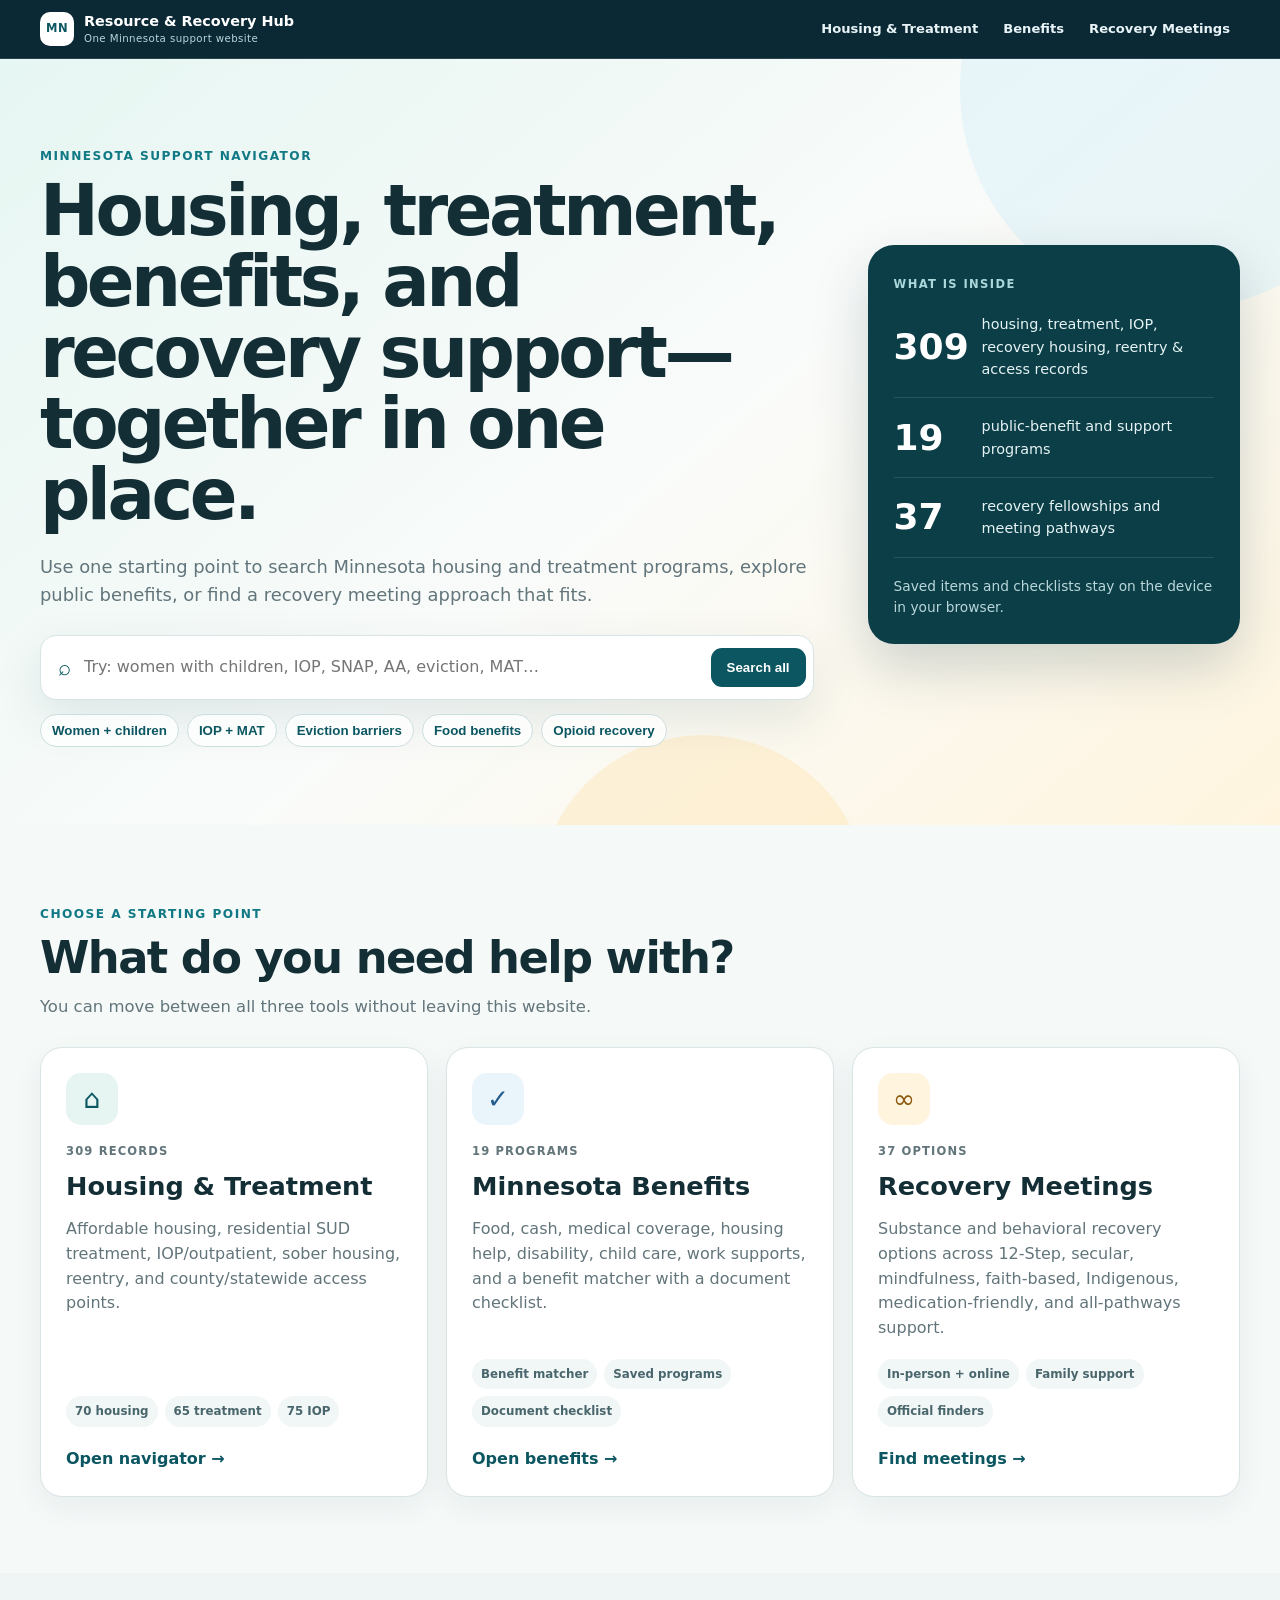
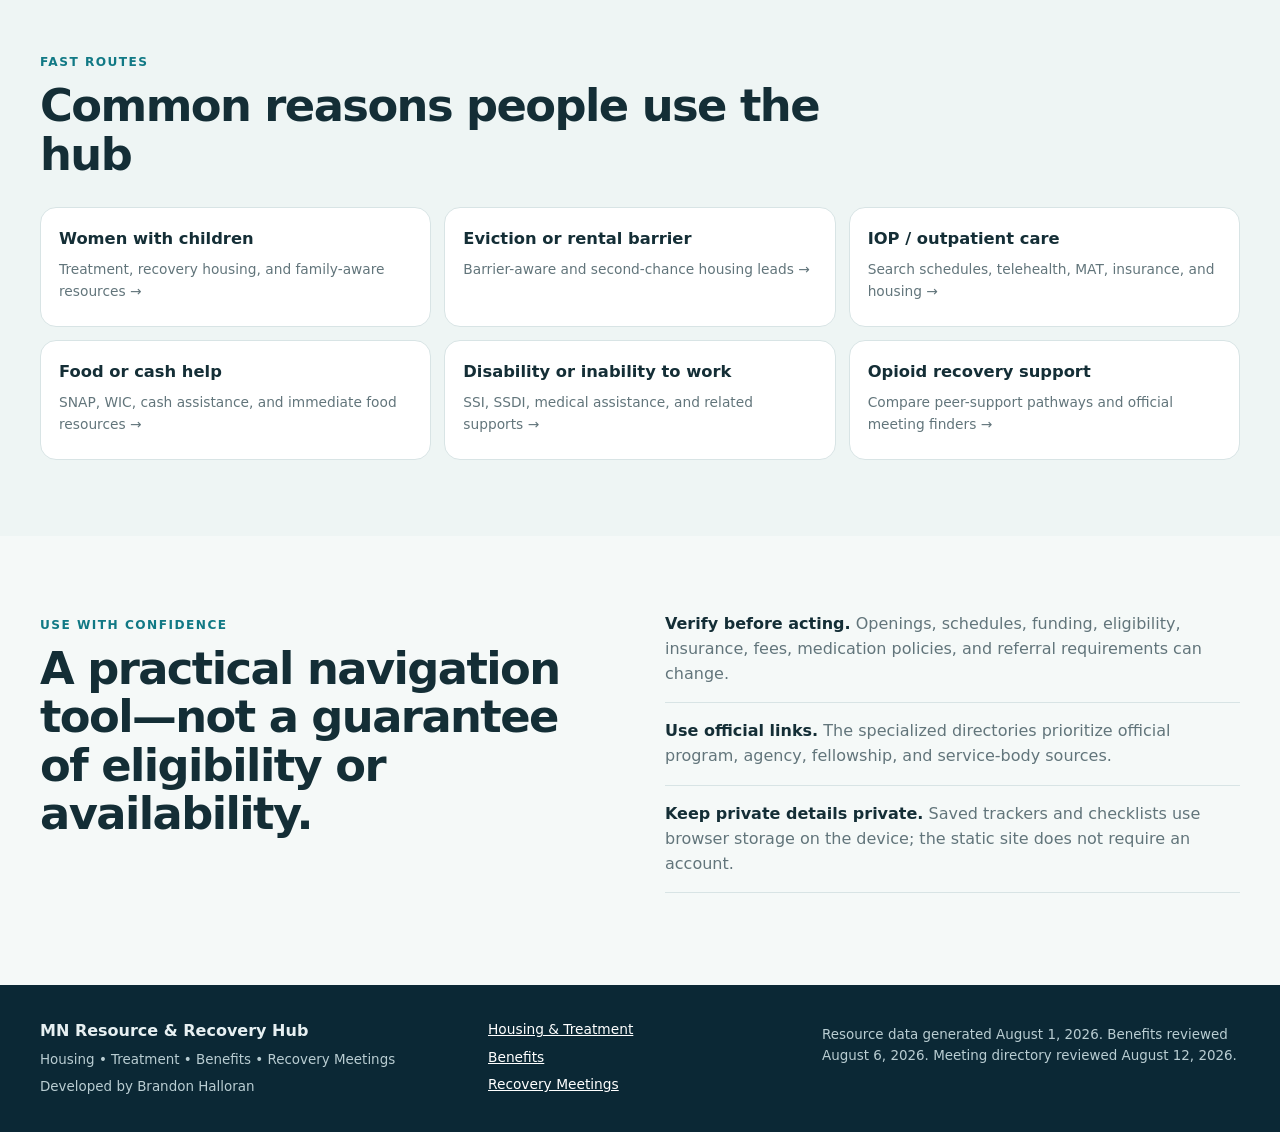
<file: index.html>
<!doctype html>
<html lang="en">
<head>
  <meta charset="utf-8">
  <meta name="viewport" content="width=device-width,initial-scale=1">
  <meta name="description" content="One Minnesota website for housing, treatment, public benefits, recovery housing, reentry resources, and recovery meeting pathways.">
  <meta name="theme-color" content="#0b5661">
  <link rel="icon" href="favicon.svg" type="image/svg+xml">
  <title>MN Resource & Recovery Hub</title>
  <link rel="stylesheet" href="portal-nav.css">
  <link rel="stylesheet" href="portal.css">
</head>
<body>
  <a class="skip-link" href="#main">Skip to main content</a>
  
<div class="portal-bar" role="navigation" aria-label="Minnesota Resource & Recovery Hub">
  <div class="portal-bar-inner">
    <a class="portal-home" href="index.html" aria-current="page"><span class="portal-mark">MN</span><span><strong>Resource & Recovery Hub</strong><small>One Minnesota support website</small></span></a>
    <nav class="portal-links" aria-label="Hub sections">
      <a href="resources.html">Housing & Treatment</a>
      <a href="benefits.html">Benefits</a>
      <a href="meetings.html">Recovery Meetings</a>
    </nav>
  </div>
</div>

  <main id="main">
    <section class="hub-hero">
      <div class="hub-glow hub-glow-one"></div><div class="hub-glow hub-glow-two"></div>
      <div class="hub-container hero-layout">
        <div>
          <span class="hub-eyebrow">Minnesota support navigator</span>
          <h1>Housing, treatment, benefits, and recovery support—together in one place.</h1>
          <p class="hero-lead">Use one starting point to search Minnesota housing and treatment programs, explore public benefits, or find a recovery meeting approach that fits.</p>
          <form class="global-search" id="globalSearchForm" role="search">
            <label class="sr-only" for="globalSearch">Search the entire hub</label>
            <span aria-hidden="true">⌕</span>
            <input id="globalSearch" type="search" autocomplete="off" placeholder="Try: women with children, IOP, SNAP, AA, eviction, MAT…">
            <button type="submit">Search all</button>
          </form>
          <div class="quick-links"><button data-q="women with children">Women + children</button><button data-q="IOP MAT">IOP + MAT</button><button data-q="eviction housing">Eviction barriers</button><button data-q="food benefits">Food benefits</button><button data-q="opioids">Opioid recovery</button></div>
        </div>
        <aside class="hero-summary">
          <span class="summary-kicker">What is inside</span>
          <div class="summary-stat"><strong>309</strong><span>housing, treatment, IOP, recovery housing, reentry & access records</span></div>
          <div class="summary-stat"><strong>19</strong><span>public-benefit and support programs</span></div>
          <div class="summary-stat"><strong>37</strong><span>recovery fellowships and meeting pathways</span></div>
          <p>Saved items and checklists stay on the device in your browser.</p>
        </aside>
      </div>
    </section>

    <section class="hub-section hub-container" aria-labelledby="start-heading">
      <div class="section-heading"><span class="hub-eyebrow">Choose a starting point</span><h2 id="start-heading">What do you need help with?</h2><p>You can move between all three tools without leaving this website.</p></div>
      <div class="portal-cards">
        <a class="portal-card housing-card" href="resources.html">
          <span class="card-icon">⌂</span><span class="card-kicker">309 records</span><h3>Housing & Treatment</h3>
          <p>Affordable housing, residential SUD treatment, IOP/outpatient, sober housing, reentry, and county/statewide access points.</p>
          <div class="mini-stats"><span>70 housing</span><span>65 treatment</span><span>75 IOP</span></div><strong>Open navigator →</strong>
        </a>
        <a class="portal-card benefits-card" href="benefits.html">
          <span class="card-icon">✓</span><span class="card-kicker">19 programs</span><h3>Minnesota Benefits</h3>
          <p>Food, cash, medical coverage, housing help, disability, child care, work supports, and a benefit matcher with a document checklist.</p>
          <div class="mini-stats"><span>Benefit matcher</span><span>Saved programs</span><span>Document checklist</span></div><strong>Open benefits →</strong>
        </a>
        <a class="portal-card meetings-card" href="meetings.html">
          <span class="card-icon">∞</span><span class="card-kicker">37 options</span><h3>Recovery Meetings</h3>
          <p>Substance and behavioral recovery options across 12-Step, secular, mindfulness, faith-based, Indigenous, medication-friendly, and all-pathways support.</p>
          <div class="mini-stats"><span>In-person + online</span><span>Family support</span><span>Official finders</span></div><strong>Find meetings →</strong>
        </a>
      </div>
    </section>

    <section class="hub-section search-results-section" id="searchArea" hidden>
      <div class="hub-container">
        <div class="results-head"><div><span class="hub-eyebrow">Whole-site search</span><h2>Matches across the hub</h2></div><button id="clearGlobal" type="button">Clear search</button></div>
        <p id="globalCount" class="global-count" aria-live="polite"></p>
        <div id="globalResults" class="global-results"></div>
      </div>
    </section>

    <section class="hub-section alt-section">
      <div class="hub-container">
        <div class="section-heading"><span class="hub-eyebrow">Fast routes</span><h2>Common reasons people use the hub</h2></div>
        <div class="route-grid">
          <a href="resources.html?q=women%20children%20pregnant%20parenting"><strong>Women with children</strong><span>Treatment, recovery housing, and family-aware resources →</span></a>
          <a href="resources.html?q=eviction%20barrier"><strong>Eviction or rental barrier</strong><span>Barrier-aware and second-chance housing leads →</span></a>
          <a href="resources.html?type=iop"><strong>IOP / outpatient care</strong><span>Search schedules, telehealth, MAT, insurance, and housing →</span></a>
          <a href="benefits.html?q=food"><strong>Food or cash help</strong><span>SNAP, WIC, cash assistance, and immediate food resources →</span></a>
          <a href="benefits.html?q=disability"><strong>Disability or inability to work</strong><span>SSI, SSDI, medical assistance, and related supports →</span></a>
          <a href="meetings.html?q=opioid"><strong>Opioid recovery support</strong><span>Compare peer-support pathways and official meeting finders →</span></a>
        </div>
      </div>
    </section>

    <section class="hub-section trust-section">
      <div class="hub-container trust-grid">
        <div><span class="hub-eyebrow">Use with confidence</span><h2>A practical navigation tool—not a guarantee of eligibility or availability.</h2></div>
        <div class="trust-list"><p><strong>Verify before acting.</strong> Openings, schedules, funding, eligibility, insurance, fees, medication policies, and referral requirements can change.</p><p><strong>Use official links.</strong> The specialized directories prioritize official program, agency, fellowship, and service-body sources.</p><p><strong>Keep private details private.</strong> Saved trackers and checklists use browser storage on the device; the static site does not require an account.</p></div>
      </div>
    </section>
  </main>
  <footer class="hub-footer"><div class="hub-container footer-grid"><div><strong>MN Resource & Recovery Hub</strong><p>Housing • Treatment • Benefits • Recovery Meetings</p><p>Developed by Brandon Halloran</p></div><div><a href="resources.html">Housing & Treatment</a><a href="benefits.html">Benefits</a><a href="meetings.html">Recovery Meetings</a></div><div><p>Resource data generated August 1, 2026. Benefits reviewed August 6, 2026. Meeting directory reviewed August 12, 2026.</p></div></div></footer>
  <script src="portal-search-data.js"></script>
  <script src="portal.js"></script>
</body>
</html>
</file>
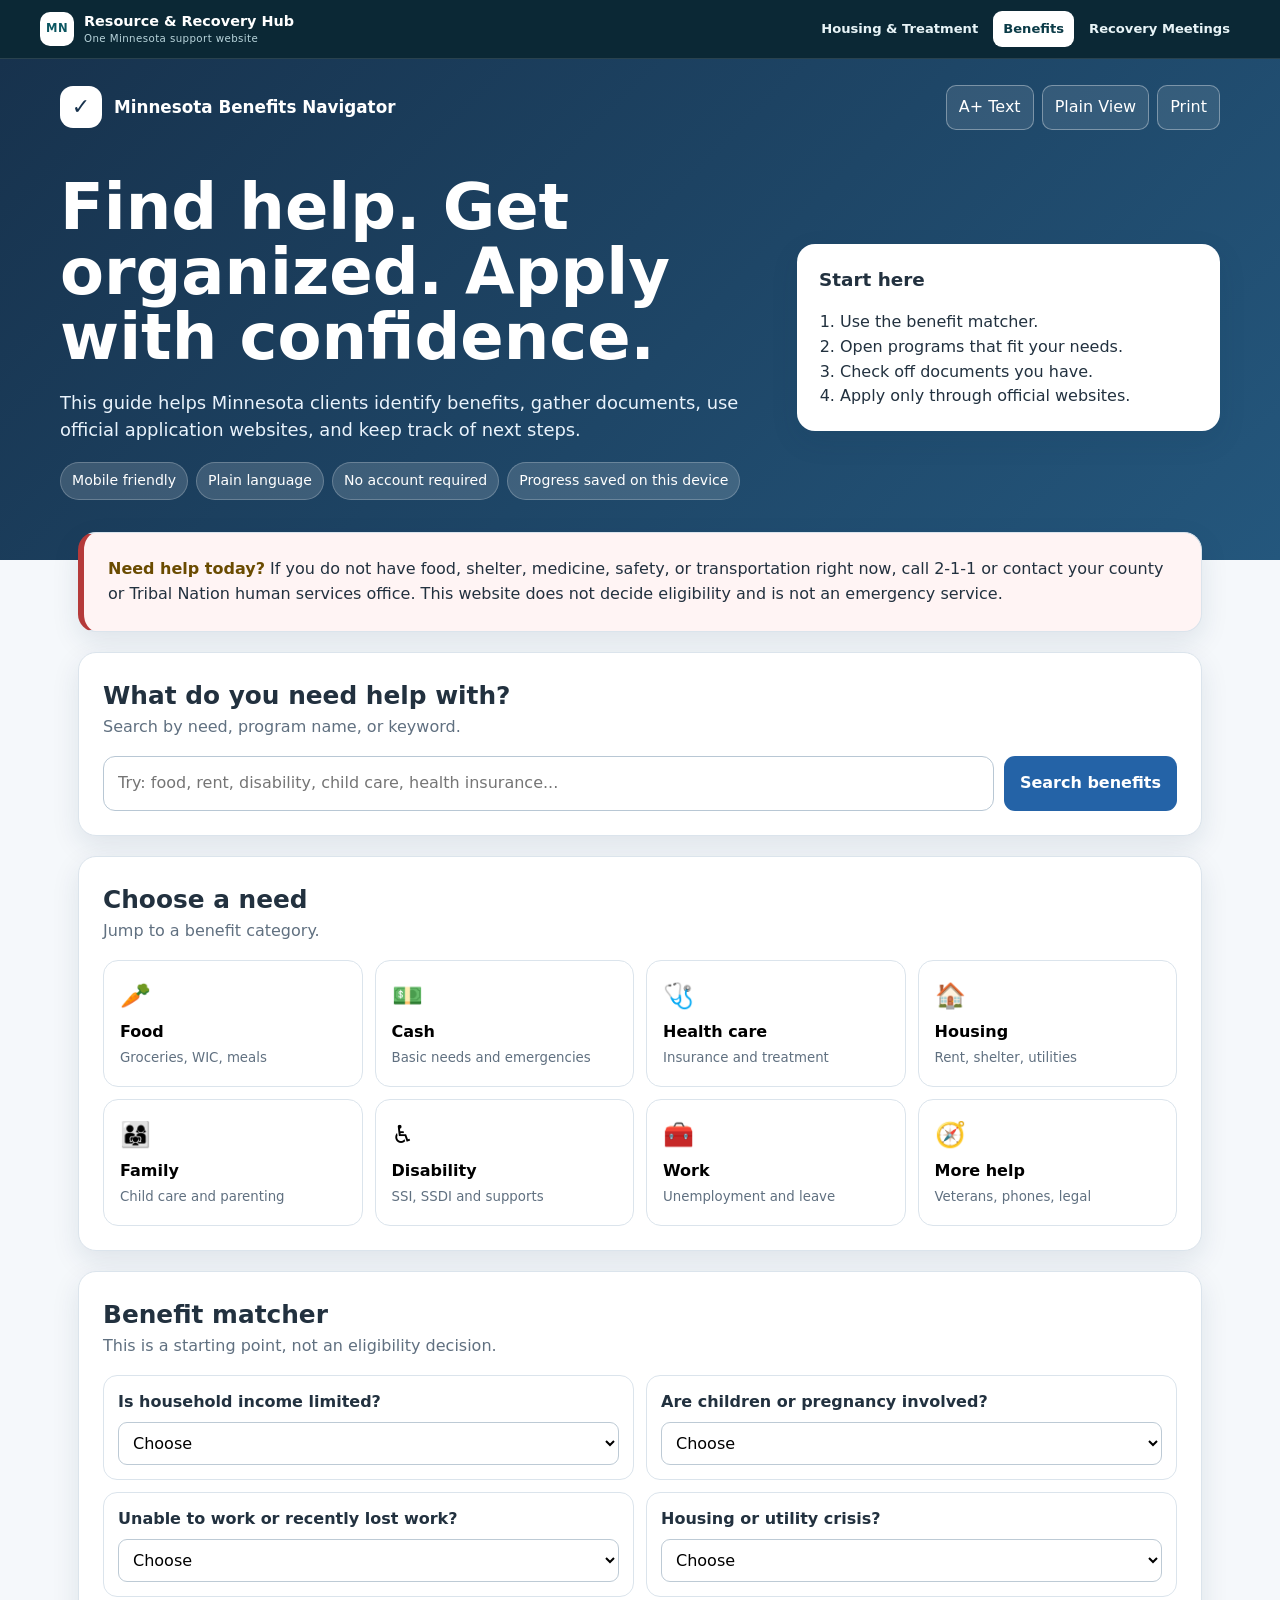
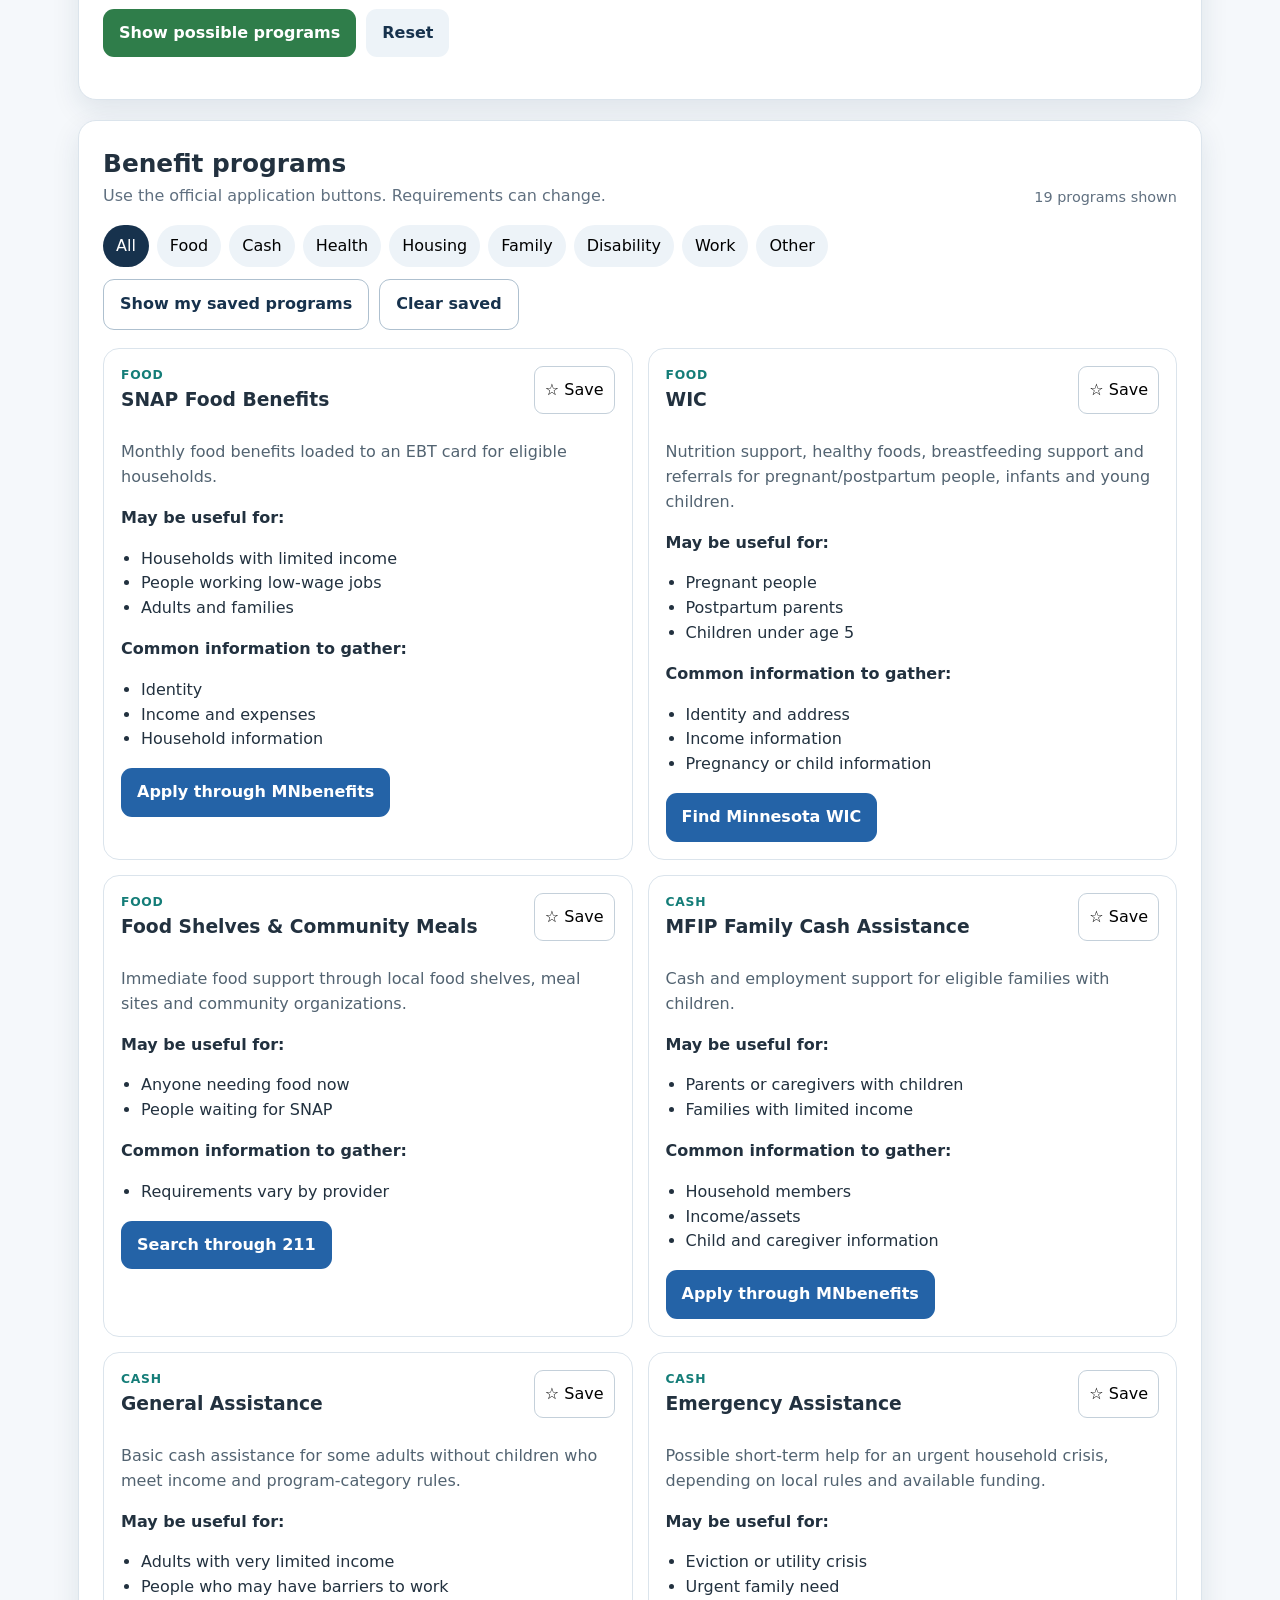
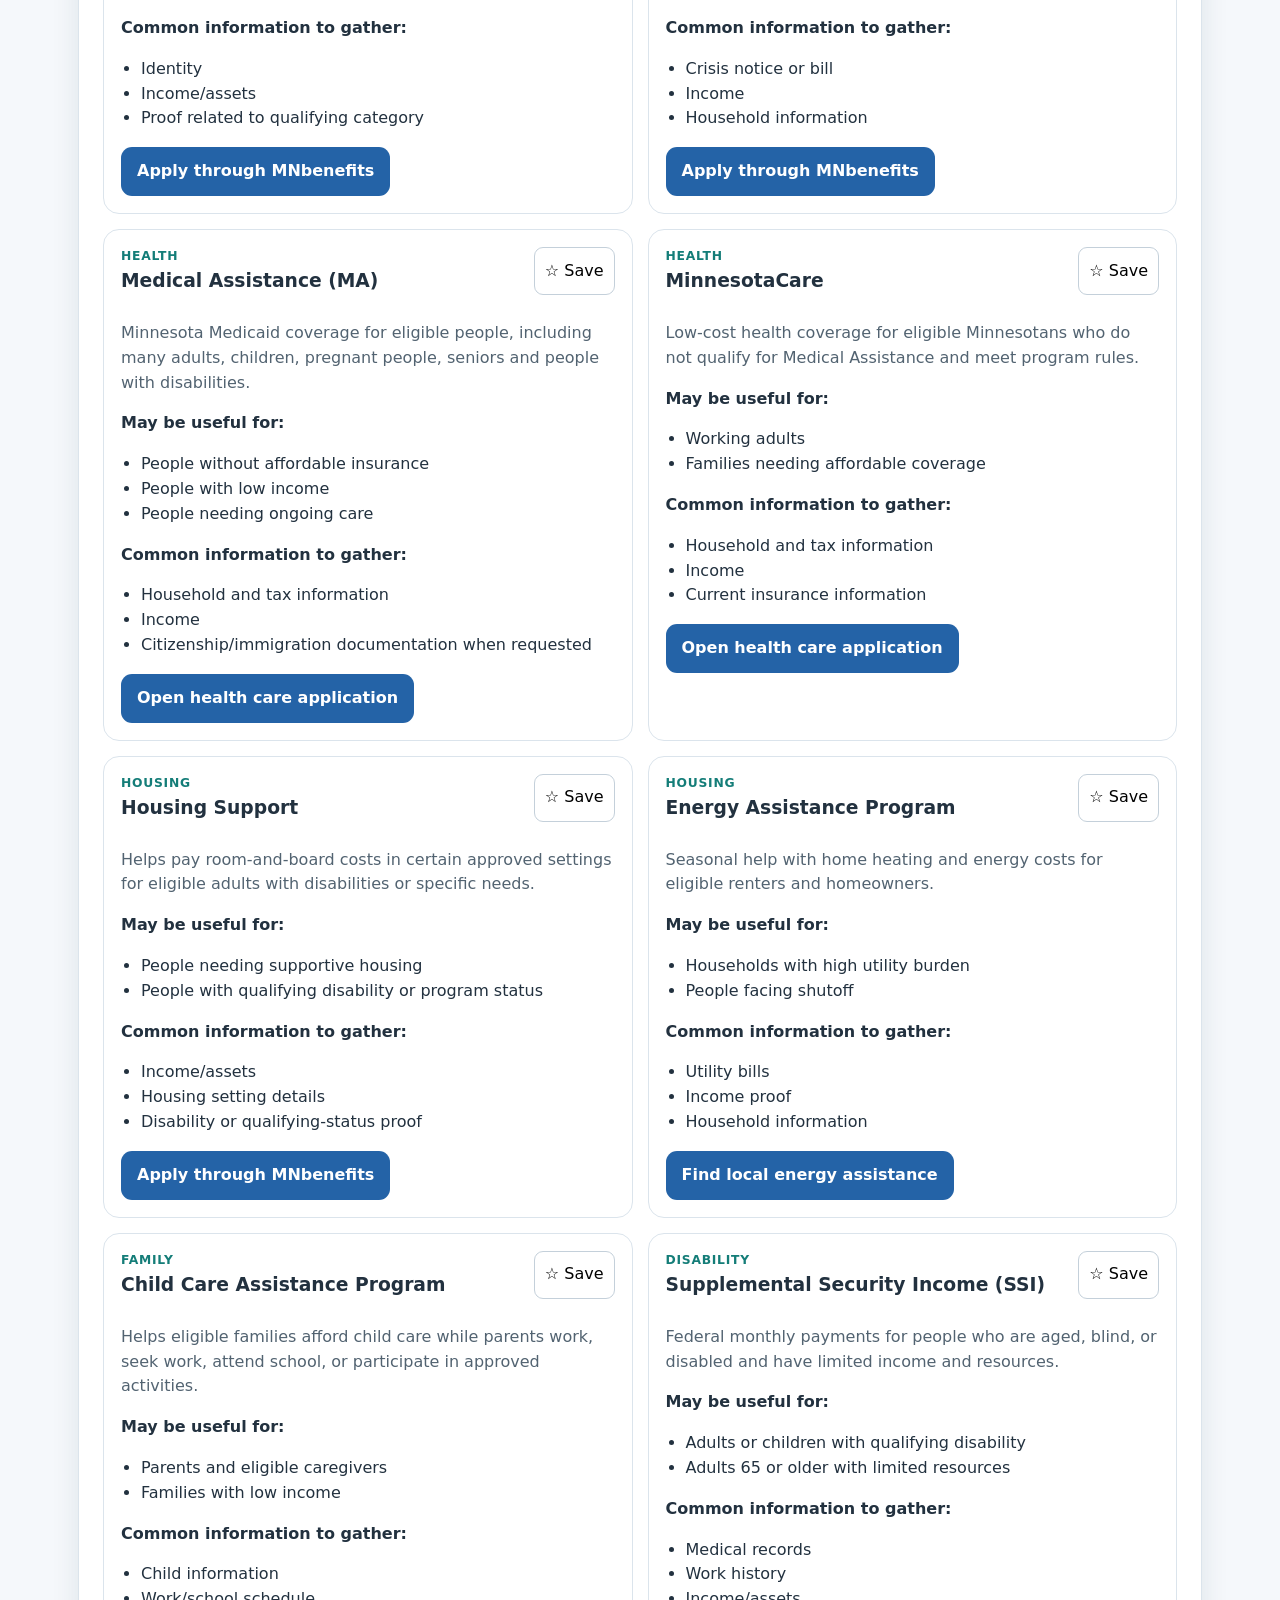
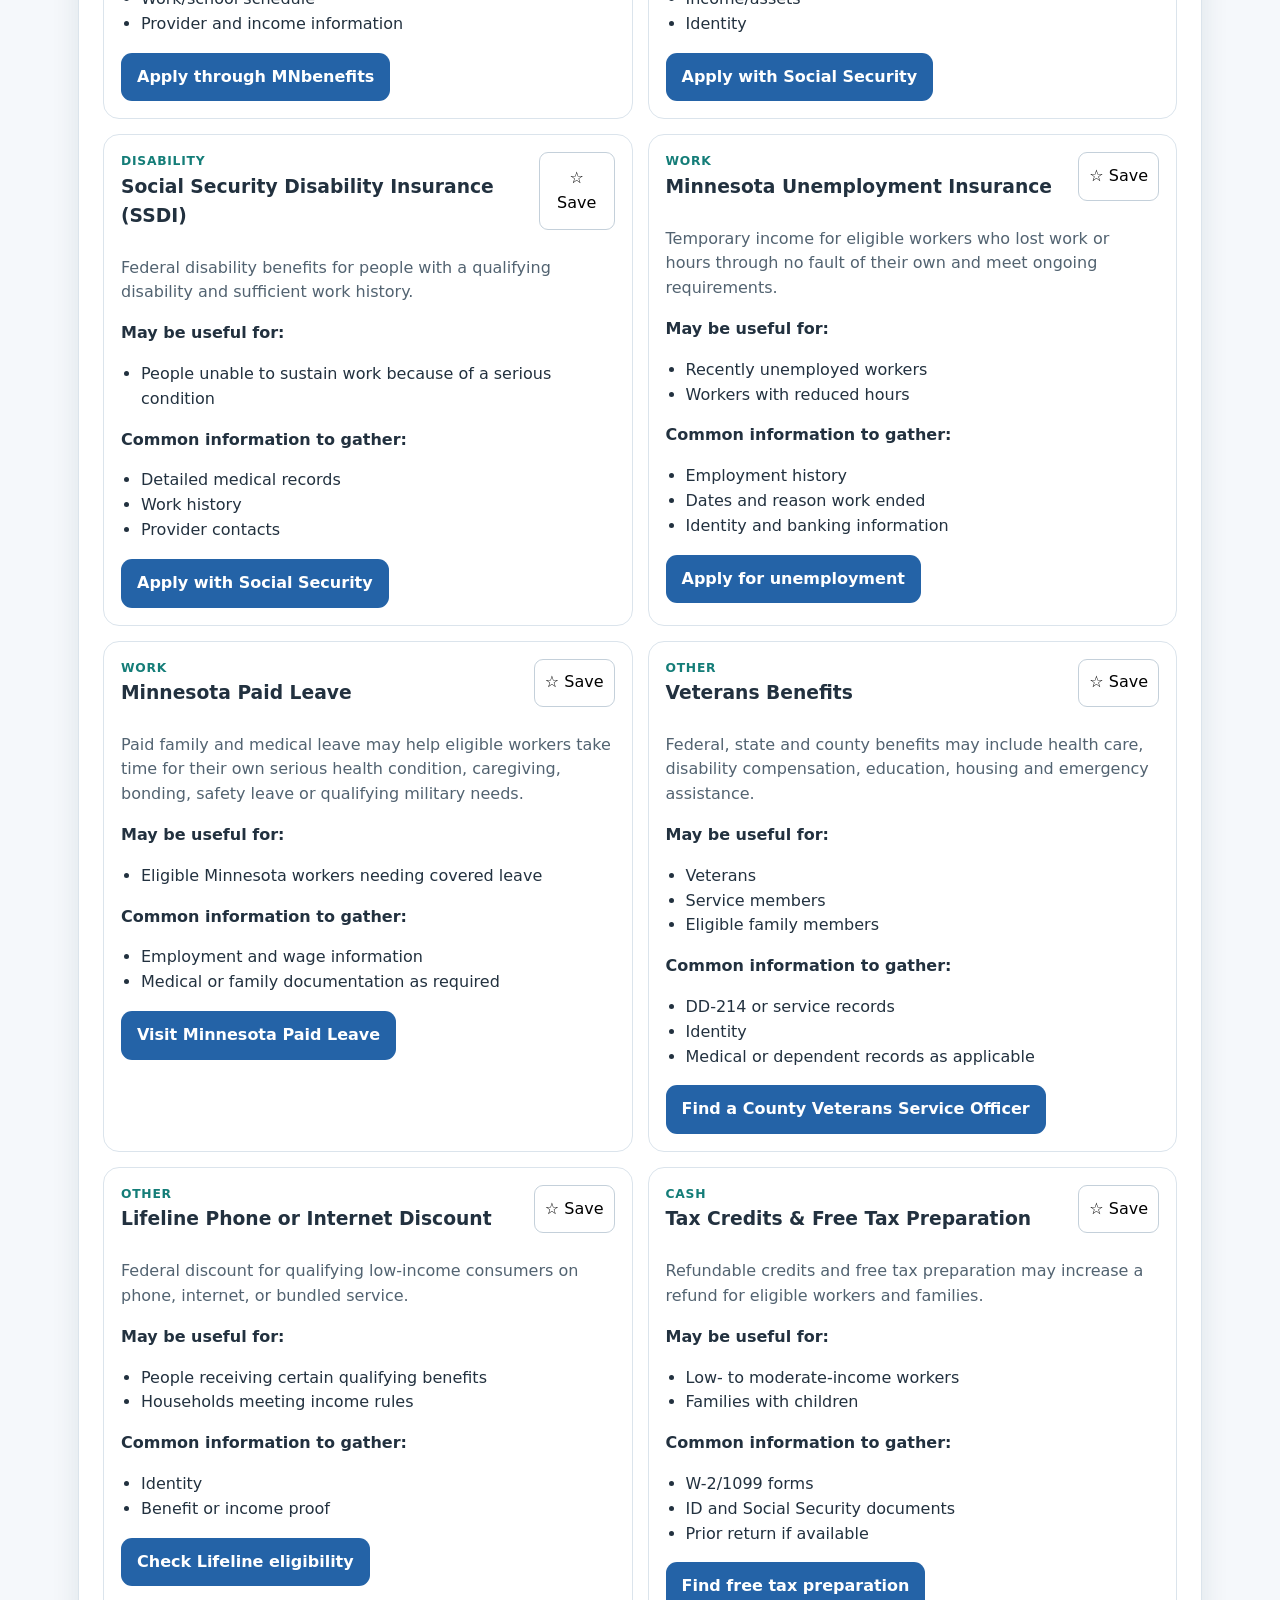
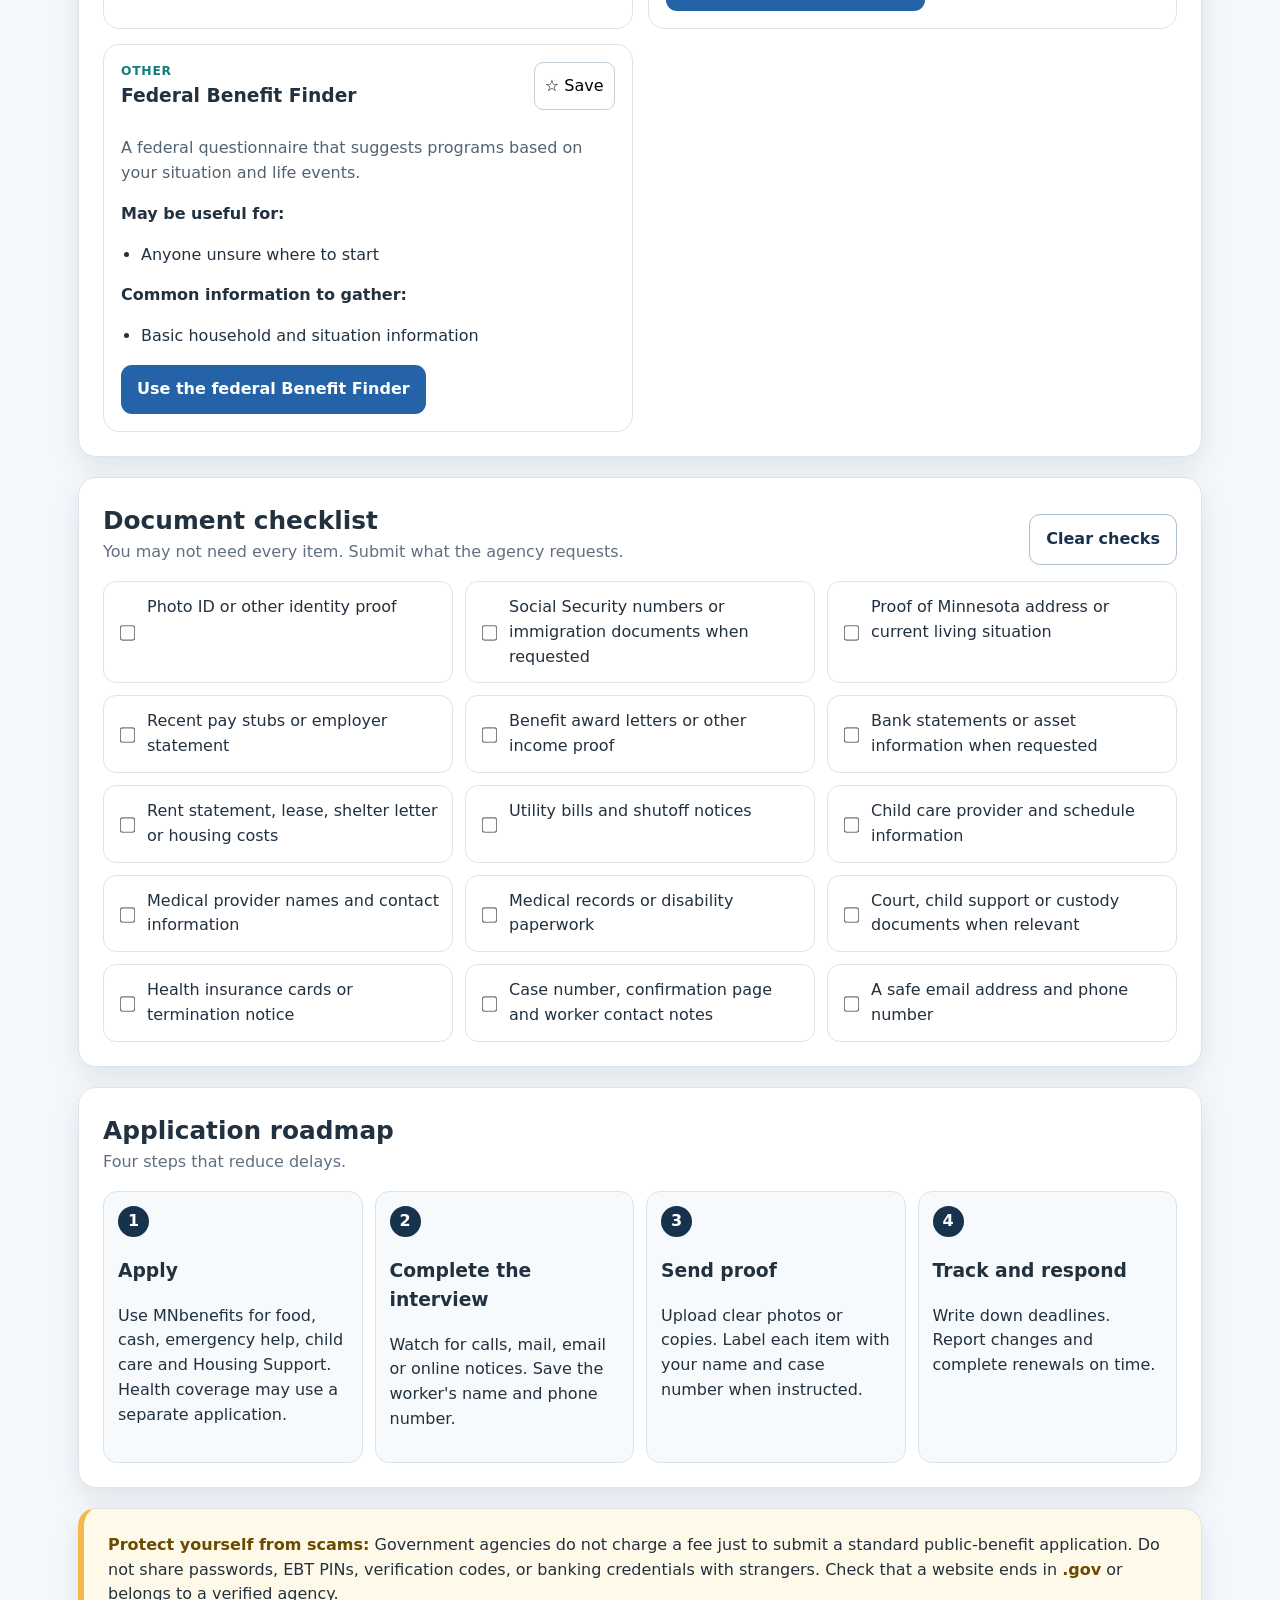
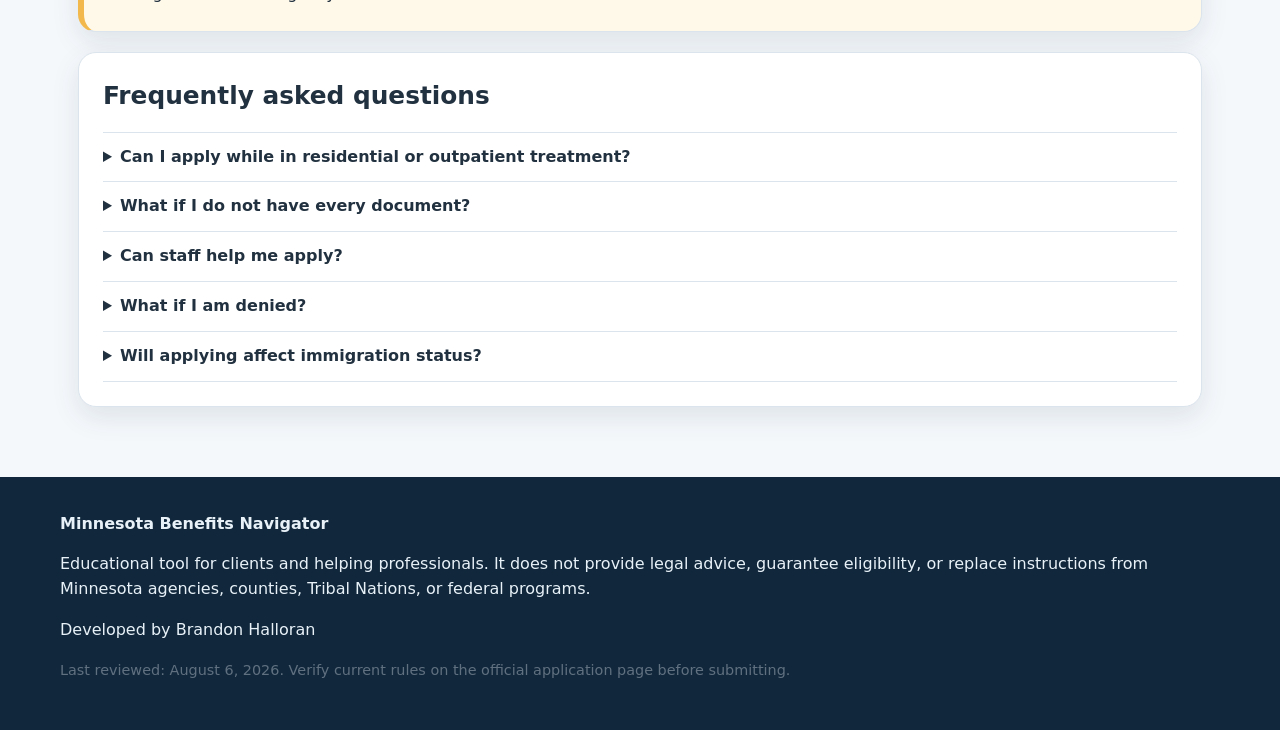
<file: benefits.html>
<!DOCTYPE html>
<html lang="en">
<head>
  <meta charset="UTF-8" />
  <meta name="viewport" content="width=device-width, initial-scale=1.0" />
  <meta name="description" content="A simple Minnesota benefits navigator for treatment clients and support staff." />
  <title>Benefits | MN Resource & Recovery Hub</title>
  <link rel="stylesheet" href="portal-nav.css">
  <style>
    :root {
      --navy:#17324d; --blue:#2463a7; --sky:#eaf4ff; --teal:#147d78; --green:#2f7d4a;
      --gold:#f2b84b; --red:#b53a3a; --ink:#22313f; --muted:#607080; --line:#dbe4ec;
      --paper:#ffffff; --bg:#f5f8fb; --shadow:0 10px 28px rgba(20,50,80,.10);
      --radius:18px;
    }
    *{box-sizing:border-box} html{scroll-behavior:smooth}
    body{margin:0;font-family:Inter,ui-sans-serif,system-ui,-apple-system,BlinkMacSystemFont,"Segoe UI",sans-serif;color:var(--ink);background:var(--bg);line-height:1.55}
    a{color:var(--blue)} button,input,select{font:inherit}
    .skip{position:absolute;left:-9999px;top:10px;background:#fff;padding:10px;z-index:99}.skip:focus{left:10px}
    header{background:linear-gradient(135deg,var(--navy),#24577d);color:#fff;padding:26px 18px 60px}
    .topbar,.hero,.wrap{max-width:1160px;margin:auto}
    .topbar{display:flex;align-items:center;justify-content:space-between;gap:15px}
    .brand{display:flex;align-items:center;gap:12px;font-weight:800;font-size:1.05rem}.logo{width:42px;height:42px;border-radius:13px;display:grid;place-items:center;background:#fff;color:var(--navy);font-size:22px}
    .top-actions{display:flex;gap:8px;flex-wrap:wrap}.top-actions button{border:1px solid rgba(255,255,255,.35);background:rgba(255,255,255,.1);color:#fff;padding:9px 12px;border-radius:10px;cursor:pointer}
    .hero{display:grid;grid-template-columns:1.25fr .75fr;gap:32px;align-items:center;padding-top:45px}.hero h1{font-size:clamp(2.1rem,5vw,4rem);line-height:1.02;margin:0 0 18px}.hero p{font-size:1.12rem;max-width:760px;color:#e9f3fc}.hero-card{background:#fff;color:var(--ink);border-radius:var(--radius);padding:22px;box-shadow:var(--shadow)}
    .hero-card h2{margin-top:0;font-size:1.15rem}.hero-card ol{padding-left:21px;margin-bottom:0}.badges{display:flex;gap:8px;flex-wrap:wrap;margin-top:18px}.badge{background:rgba(255,255,255,.15);border:1px solid rgba(255,255,255,.22);padding:7px 11px;border-radius:999px;font-size:.88rem}
    main{margin-top:-28px}.wrap{padding:0 18px 50px}.panel{background:var(--paper);border:1px solid var(--line);border-radius:var(--radius);box-shadow:var(--shadow);padding:24px;margin-bottom:20px}
    .notice{border-left:6px solid var(--gold);background:#fff9ea}.notice strong{color:#6a4b00}.emergency{border-left-color:var(--red);background:#fff4f4}
    .section-title{display:flex;justify-content:space-between;gap:12px;align-items:end;margin-bottom:16px}.section-title h2{margin:0;font-size:1.55rem}.section-title p{margin:0;color:var(--muted)}
    .search-row{display:grid;grid-template-columns:1fr auto;gap:10px}.search-row input{width:100%;padding:14px;border:1px solid #b8c7d4;border-radius:12px}.btn{border:0;border-radius:11px;padding:12px 16px;font-weight:750;cursor:pointer;text-decoration:none;display:inline-flex;align-items:center;justify-content:center;gap:8px}.btn-primary{background:var(--blue);color:#fff}.btn-secondary{background:#edf3f8;color:var(--navy)}.btn-green{background:var(--green);color:#fff}.btn-outline{background:#fff;border:1px solid #aec0cf;color:var(--navy)}
    .quick-grid{display:grid;grid-template-columns:repeat(4,1fr);gap:12px}.quick{padding:16px;border:1px solid var(--line);border-radius:15px;background:#fff;cursor:pointer;text-align:left}.quick:hover,.quick:focus{border-color:var(--blue);box-shadow:0 6px 18px rgba(36,99,167,.12)}.quick span{font-size:1.55rem}.quick b{display:block;margin-top:5px}.quick small{color:var(--muted)}
    .matcher-grid{display:grid;grid-template-columns:repeat(2,1fr);gap:12px}.question{border:1px solid var(--line);border-radius:14px;padding:14px}.question label{font-weight:700;display:block;margin-bottom:7px}.question select{width:100%;padding:10px;border:1px solid #bdcad5;border-radius:9px;background:#fff}
    .result-box{margin-top:16px;padding:15px;background:var(--sky);border-radius:13px;display:none}.result-box.show{display:block}
    .toolbar{display:flex;gap:10px;flex-wrap:wrap;margin:12px 0 18px}.filters{display:flex;gap:8px;flex-wrap:wrap}.filter{background:#edf3f8;border:0;border-radius:999px;padding:9px 13px;cursor:pointer}.filter.active{background:var(--navy);color:#fff}
    .cards{display:grid;grid-template-columns:repeat(2,1fr);gap:15px}.card{border:1px solid var(--line);border-radius:16px;overflow:hidden;background:#fff}.card-head{display:flex;justify-content:space-between;gap:12px;padding:17px 17px 10px}.card h3{margin:0}.category{font-size:.77rem;text-transform:uppercase;letter-spacing:.06em;color:var(--teal);font-weight:800}.card-body{padding:0 17px 17px}.card p{color:#526371}.card ul{padding-left:20px}.card-actions{display:flex;gap:8px;flex-wrap:wrap;margin-top:13px}.save{background:transparent;border:1px solid #c4d0da;border-radius:9px;padding:8px 10px;cursor:pointer}.save.saved{background:#e7f5eb;border-color:#85b995;color:#155f31}
    .doc-grid{display:grid;grid-template-columns:repeat(3,1fr);gap:12px}.doc{border:1px solid var(--line);border-radius:13px;padding:13px;display:flex;gap:10px}.doc input{margin-top:5px;transform:scale(1.2)}
    .steps{display:grid;grid-template-columns:repeat(4,1fr);gap:12px}.step{background:#f7fafc;border:1px solid var(--line);padding:14px;border-radius:14px}.step-num{width:31px;height:31px;border-radius:50%;display:grid;place-items:center;background:var(--navy);color:#fff;font-weight:800}
    .accordion{border-top:1px solid var(--line)}details{border-bottom:1px solid var(--line);padding:12px 0}summary{cursor:pointer;font-weight:760}.small{font-size:.9rem;color:var(--muted)}
    footer{background:#11283c;color:#e8f1f8;padding:35px 18px}.footer-inner{max-width:1160px;margin:auto}.footer-inner a{color:#fff}
    .toast{position:fixed;right:18px;bottom:18px;background:#17324d;color:#fff;padding:12px 15px;border-radius:10px;opacity:0;transform:translateY(12px);transition:.2s;pointer-events:none}.toast.show{opacity:1;transform:translateY(0)}
    @media(max-width:850px){.hero{grid-template-columns:1fr}.quick-grid{grid-template-columns:repeat(2,1fr)}.cards{grid-template-columns:1fr}.steps{grid-template-columns:repeat(2,1fr)}.doc-grid{grid-template-columns:repeat(2,1fr)}}
    @media(max-width:560px){header{padding-bottom:42px}.topbar{align-items:flex-start}.brand-text{display:none}.hero{padding-top:32px}.panel{padding:18px}.search-row{grid-template-columns:1fr}.quick-grid,.matcher-grid,.steps,.doc-grid{grid-template-columns:1fr}.section-title{display:block}.section-title p{margin-top:5px}.top-actions button{font-size:.82rem;padding:8px}.card-actions .btn{width:100%}}
    @media print{header,.search-row,.quick-grid,.matcher-grid,.filters,.toolbar,.card-actions,footer,.toast{display:none!important}main{margin:0}.panel,.card{box-shadow:none;break-inside:avoid}.cards{grid-template-columns:1fr 1fr}body{background:#fff}}
  </style>
</head>
<body>
<div class="portal-bar" role="navigation" aria-label="Minnesota Resource & Recovery Hub">
  <div class="portal-bar-inner">
    <a class="portal-home" href="index.html"><span class="portal-mark">MN</span><span><strong>Resource & Recovery Hub</strong><small>One Minnesota support website</small></span></a>
    <nav class="portal-links" aria-label="Hub sections">
      <a href="resources.html">Housing & Treatment</a>
      <a href="benefits.html" aria-current="page">Benefits</a>
      <a href="meetings.html">Recovery Meetings</a>
    </nav>
  </div>
</div>

<a class="skip" href="#main">Skip to main content</a>
<header>
  <div class="topbar">
    <div class="brand"><div class="logo">✓</div><span class="brand-text">Minnesota Benefits Navigator</span></div>
    <div class="top-actions"><button onclick="setTextSize()">A+ Text</button><button onclick="togglePlain()">Plain View</button><button onclick="window.print()">Print</button></div>
  </div>
  <div class="hero">
    <div>
      <h1>Find help. Get organized. Apply with confidence.</h1>
      <p>This guide helps Minnesota clients identify benefits, gather documents, use official application websites, and keep track of next steps.</p>
      <div class="badges"><span class="badge">Mobile friendly</span><span class="badge">Plain language</span><span class="badge">No account required</span><span class="badge">Progress saved on this device</span></div>
    </div>
    <aside class="hero-card" aria-label="How to use this website">
      <h2>Start here</h2>
      <ol><li>Use the benefit matcher.</li><li>Open programs that fit your needs.</li><li>Check off documents you have.</li><li>Apply only through official websites.</li></ol>
    </aside>
  </div>
</header>
<main id="main">
<div class="wrap">
  <section class="panel notice emergency">
    <strong>Need help today?</strong> If you do not have food, shelter, medicine, safety, or transportation right now, call 2-1-1 or contact your county or Tribal Nation human services office. This website does not decide eligibility and is not an emergency service.
  </section>

  <section class="panel">
    <div class="section-title"><div><h2>What do you need help with?</h2><p>Search by need, program name, or keyword.</p></div></div>
    <div class="search-row"><input id="search" type="search" placeholder="Try: food, rent, disability, child care, health insurance..." aria-label="Search benefit programs"><button class="btn btn-primary" onclick="runSearch()">Search benefits</button></div>
  </section>

  <section class="panel">
    <div class="section-title"><div><h2>Choose a need</h2><p>Jump to a benefit category.</p></div></div>
    <div class="quick-grid">
      <button class="quick" onclick="filterCards('food')"><span>🥕</span><b>Food</b><small>Groceries, WIC, meals</small></button>
      <button class="quick" onclick="filterCards('cash')"><span>💵</span><b>Cash</b><small>Basic needs and emergencies</small></button>
      <button class="quick" onclick="filterCards('health')"><span>🩺</span><b>Health care</b><small>Insurance and treatment</small></button>
      <button class="quick" onclick="filterCards('housing')"><span>🏠</span><b>Housing</b><small>Rent, shelter, utilities</small></button>
      <button class="quick" onclick="filterCards('family')"><span>👨‍👩‍👧</span><b>Family</b><small>Child care and parenting</small></button>
      <button class="quick" onclick="filterCards('disability')"><span>♿</span><b>Disability</b><small>SSI, SSDI and supports</small></button>
      <button class="quick" onclick="filterCards('work')"><span>🧰</span><b>Work</b><small>Unemployment and leave</small></button>
      <button class="quick" onclick="filterCards('other')"><span>🧭</span><b>More help</b><small>Veterans, phones, legal</small></button>
    </div>
  </section>

  <section class="panel" id="matcher">
    <div class="section-title"><div><h2>Benefit matcher</h2><p>This is a starting point, not an eligibility decision.</p></div></div>
    <div class="matcher-grid">
      <div class="question"><label for="income">Is household income limited?</label><select id="income"><option value="">Choose</option><option value="yes">Yes</option><option value="no">No / unsure</option></select></div>
      <div class="question"><label for="children">Are children or pregnancy involved?</label><select id="children"><option value="">Choose</option><option value="yes">Yes</option><option value="no">No</option></select></div>
      <div class="question"><label for="work">Unable to work or recently lost work?</label><select id="work"><option value="">Choose</option><option value="disabled">Unable due to health/disability</option><option value="lost">Lost job or hours</option><option value="no">No</option></select></div>
      <div class="question"><label for="housing">Housing or utility crisis?</label><select id="housing"><option value="">Choose</option><option value="yes">Yes</option><option value="no">No</option></select></div>
    </div>
    <div class="toolbar"><button class="btn btn-green" onclick="matchBenefits()">Show possible programs</button><button class="btn btn-secondary" onclick="resetMatcher()">Reset</button></div>
    <div id="matchResult" class="result-box" aria-live="polite"></div>
  </section>

  <section class="panel" id="programs">
    <div class="section-title"><div><h2>Benefit programs</h2><p>Use the official application buttons. Requirements can change.</p></div><span id="resultCount" class="small"></span></div>
    <div class="filters">
      <button class="filter active" onclick="filterCards('all',this)">All</button><button class="filter" onclick="filterCards('food',this)">Food</button><button class="filter" onclick="filterCards('cash',this)">Cash</button><button class="filter" onclick="filterCards('health',this)">Health</button><button class="filter" onclick="filterCards('housing',this)">Housing</button><button class="filter" onclick="filterCards('family',this)">Family</button><button class="filter" onclick="filterCards('disability',this)">Disability</button><button class="filter" onclick="filterCards('work',this)">Work</button><button class="filter" onclick="filterCards('other',this)">Other</button>
    </div>
    <div class="toolbar"><button class="btn btn-outline" onclick="showSaved()">Show my saved programs</button><button class="btn btn-outline" onclick="clearSaved()">Clear saved</button></div>
    <div class="cards" id="cards"></div>
  </section>

  <section class="panel" id="documents">
    <div class="section-title"><div><h2>Document checklist</h2><p>You may not need every item. Submit what the agency requests.</p></div><button class="btn btn-outline" onclick="clearChecklist()">Clear checks</button></div>
    <div class="doc-grid" id="docGrid"></div>
  </section>

  <section class="panel">
    <div class="section-title"><div><h2>Application roadmap</h2><p>Four steps that reduce delays.</p></div></div>
    <div class="steps">
      <div class="step"><div class="step-num">1</div><h3>Apply</h3><p>Use MNbenefits for food, cash, emergency help, child care and Housing Support. Health coverage may use a separate application.</p></div>
      <div class="step"><div class="step-num">2</div><h3>Complete the interview</h3><p>Watch for calls, mail, email or online notices. Save the worker's name and phone number.</p></div>
      <div class="step"><div class="step-num">3</div><h3>Send proof</h3><p>Upload clear photos or copies. Label each item with your name and case number when instructed.</p></div>
      <div class="step"><div class="step-num">4</div><h3>Track and respond</h3><p>Write down deadlines. Report changes and complete renewals on time.</p></div>
    </div>
  </section>

  <section class="panel notice">
    <strong>Protect yourself from scams:</strong> Government agencies do not charge a fee just to submit a standard public-benefit application. Do not share passwords, EBT PINs, verification codes, or banking credentials with strangers. Check that a website ends in <strong>.gov</strong> or belongs to a verified agency.
  </section>

  <section class="panel">
    <div class="section-title"><div><h2>Frequently asked questions</h2></div></div>
    <div class="accordion">
      <details><summary>Can I apply while in residential or outpatient treatment?</summary><p>Often, yes. Eligibility depends on the specific program, household arrangement, income, and other rules. Ask your county worker how treatment placement affects household and shelter information.</p></details>
      <details><summary>What if I do not have every document?</summary><p>Do not automatically delay an application. Apply and follow the agency's instructions. Explain what is missing and ask what alternative proof is accepted.</p></details>
      <details><summary>Can staff help me apply?</summary><p>Staff may help you understand questions, gather documents, make copies, locate official resources, and organize follow-up. You should review answers before submission and protect private login information.</p></details>
      <details><summary>What if I am denied?</summary><p>Read the notice carefully. It should explain the reason, missing information, and appeal or reconsideration rights. Pay close attention to deadlines.</p></details>
      <details><summary>Will applying affect immigration status?</summary><p>Immigration and public-benefit rules are complex and program-specific. Use a qualified immigration legal-services provider before making assumptions.</p></details>
    </div>
  </section>
</div>
</main>
<footer><div class="footer-inner"><strong>Minnesota Benefits Navigator</strong><p>Educational tool for clients and helping professionals. It does not provide legal advice, guarantee eligibility, or replace instructions from Minnesota agencies, counties, Tribal Nations, or federal programs.</p><p> Developed by Brandon Halloran</p><p class="small">Last reviewed: August 6, 2026. Verify current rules on the official application page before submitting.</p></div></footer>
<div class="toast" id="toast" role="status"></div>
<script>
const programs=[
 {id:'snap',cat:'food',name:'SNAP Food Benefits',desc:'Monthly food benefits loaded to an EBT card for eligible households.',good:['Households with limited income','People working low-wage jobs','Adults and families'],need:['Identity','Income and expenses','Household information'],url:'https://mnbenefits.mn.gov/',apply:'Apply through MNbenefits'},
 {id:'wic',cat:'food family',name:'WIC',desc:'Nutrition support, healthy foods, breastfeeding support and referrals for pregnant/postpartum people, infants and young children.',good:['Pregnant people','Postpartum parents','Children under age 5'],need:['Identity and address','Income information','Pregnancy or child information'],url:'https://www.health.state.mn.us/people/wic/',apply:'Find Minnesota WIC'},
 {id:'meals',cat:'food other',name:'Food Shelves & Community Meals',desc:'Immediate food support through local food shelves, meal sites and community organizations.',good:['Anyone needing food now','People waiting for SNAP'],need:['Requirements vary by provider'],url:'https://www.211unitedway.org/',apply:'Search through 211'},
 {id:'mfip',cat:'cash family',name:'MFIP Family Cash Assistance',desc:'Cash and employment support for eligible families with children.',good:['Parents or caregivers with children','Families with limited income'],need:['Household members','Income/assets','Child and caregiver information'],url:'https://mnbenefits.mn.gov/',apply:'Apply through MNbenefits'},
 {id:'ga',cat:'cash disability',name:'General Assistance',desc:'Basic cash assistance for some adults without children who meet income and program-category rules.',good:['Adults with very limited income','People who may have barriers to work'],need:['Identity','Income/assets','Proof related to qualifying category'],url:'https://mnbenefits.mn.gov/',apply:'Apply through MNbenefits'},
 {id:'emergency',cat:'cash housing',name:'Emergency Assistance',desc:'Possible short-term help for an urgent household crisis, depending on local rules and available funding.',good:['Eviction or utility crisis','Urgent family need'],need:['Crisis notice or bill','Income','Household information'],url:'https://mnbenefits.mn.gov/',apply:'Apply through MNbenefits'},
 {id:'ma',cat:'health',name:'Medical Assistance (MA)',desc:'Minnesota Medicaid coverage for eligible people, including many adults, children, pregnant people, seniors and people with disabilities.',good:['People without affordable insurance','People with low income','People needing ongoing care'],need:['Household and tax information','Income','Citizenship/immigration documentation when requested'],url:'https://mn.gov/dhs/health-care/apply/',apply:'Open health care application'},
 {id:'mcare',cat:'health',name:'MinnesotaCare',desc:'Low-cost health coverage for eligible Minnesotans who do not qualify for Medical Assistance and meet program rules.',good:['Working adults','Families needing affordable coverage'],need:['Household and tax information','Income','Current insurance information'],url:'https://mn.gov/dhs/health-care/apply/',apply:'Open health care application'},
 {id:'housing-support',cat:'housing disability',name:'Housing Support',desc:'Helps pay room-and-board costs in certain approved settings for eligible adults with disabilities or specific needs.',good:['People needing supportive housing','People with qualifying disability or program status'],need:['Income/assets','Housing setting details','Disability or qualifying-status proof'],url:'https://mnbenefits.mn.gov/',apply:'Apply through MNbenefits'},
 {id:'energy',cat:'housing',name:'Energy Assistance Program',desc:'Seasonal help with home heating and energy costs for eligible renters and homeowners.',good:['Households with high utility burden','People facing shutoff'],need:['Utility bills','Income proof','Household information'],url:'https://mn.gov/commerce/energy/consumer-assistance/energy-assistance-program/',apply:'Find local energy assistance'},
 {id:'ccap',cat:'family',name:'Child Care Assistance Program',desc:'Helps eligible families afford child care while parents work, seek work, attend school, or participate in approved activities.',good:['Parents and eligible caregivers','Families with low income'],need:['Child information','Work/school schedule','Provider and income information'],url:'https://mnbenefits.mn.gov/',apply:'Apply through MNbenefits'},
 {id:'ssi',cat:'disability cash',name:'Supplemental Security Income (SSI)',desc:'Federal monthly payments for people who are aged, blind, or disabled and have limited income and resources.',good:['Adults or children with qualifying disability','Adults 65 or older with limited resources'],need:['Medical records','Work history','Income/assets','Identity'],url:'https://www.ssa.gov/apply/ssi',apply:'Apply with Social Security'},
 {id:'ssdi',cat:'disability cash',name:'Social Security Disability Insurance (SSDI)',desc:'Federal disability benefits for people with a qualifying disability and sufficient work history.',good:['People unable to sustain work because of a serious condition'],need:['Detailed medical records','Work history','Provider contacts'],url:'https://www.ssa.gov/disability',apply:'Apply with Social Security'},
 {id:'unemployment',cat:'work cash',name:'Minnesota Unemployment Insurance',desc:'Temporary income for eligible workers who lost work or hours through no fault of their own and meet ongoing requirements.',good:['Recently unemployed workers','Workers with reduced hours'],need:['Employment history','Dates and reason work ended','Identity and banking information'],url:'https://www.uimn.org/applicants/',apply:'Apply for unemployment'},
 {id:'paidleave',cat:'work health',name:'Minnesota Paid Leave',desc:'Paid family and medical leave may help eligible workers take time for their own serious health condition, caregiving, bonding, safety leave or qualifying military needs.',good:['Eligible Minnesota workers needing covered leave'],need:['Employment and wage information','Medical or family documentation as required'],url:'https://mn.gov/deed/paidleave/',apply:'Visit Minnesota Paid Leave'},
 {id:'veterans',cat:'other health housing',name:'Veterans Benefits',desc:'Federal, state and county benefits may include health care, disability compensation, education, housing and emergency assistance.',good:['Veterans','Service members','Eligible family members'],need:['DD-214 or service records','Identity','Medical or dependent records as applicable'],url:'https://mn.gov/mdva/resources/countyveteranservicerofficers/',apply:'Find a County Veterans Service Officer'},
 {id:'lifeline',cat:'other',name:'Lifeline Phone or Internet Discount',desc:'Federal discount for qualifying low-income consumers on phone, internet, or bundled service.',good:['People receiving certain qualifying benefits','Households meeting income rules'],need:['Identity','Benefit or income proof'],url:'https://www.lifelinesupport.org/',apply:'Check Lifeline eligibility'},
 {id:'tax',cat:'cash family other',name:'Tax Credits & Free Tax Preparation',desc:'Refundable credits and free tax preparation may increase a refund for eligible workers and families.',good:['Low- to moderate-income workers','Families with children'],need:['W-2/1099 forms','ID and Social Security documents','Prior return if available'],url:'https://www.revenue.state.mn.us/free-tax-preparation-sites',apply:'Find free tax preparation'},
 {id:'benefitfinder',cat:'other',name:'Federal Benefit Finder',desc:'A federal questionnaire that suggests programs based on your situation and life events.',good:['Anyone unsure where to start'],need:['Basic household and situation information'],url:'https://www.usa.gov/benefit-finder',apply:'Use the federal Benefit Finder'}
];
const docs=['Photo ID or other identity proof','Social Security numbers or immigration documents when requested','Proof of Minnesota address or current living situation','Recent pay stubs or employer statement','Benefit award letters or other income proof','Bank statements or asset information when requested','Rent statement, lease, shelter letter or housing costs','Utility bills and shutoff notices','Child care provider and schedule information','Medical provider names and contact information','Medical records or disability paperwork','Court, child support or custody documents when relevant','Health insurance cards or termination notice','Case number, confirmation page and worker contact notes','A safe email address and phone number'];
let saved=JSON.parse(localStorage.getItem('savedPrograms')||'[]');
function renderCards(list=programs){const c=document.getElementById('cards');c.innerHTML=list.map(p=>`<article class="card" data-cat="${p.cat}" data-text="${(p.name+' '+p.desc+' '+p.cat).toLowerCase()}"><div class="card-head"><div><div class="category">${p.cat.split(' ')[0]}</div><h3>${p.name}</h3></div><button class="save ${saved.includes(p.id)?'saved':''}" onclick="toggleSave('${p.id}',this)">${saved.includes(p.id)?'✓ Saved':'☆ Save'}</button></div><div class="card-body"><p>${p.desc}</p><strong>May be useful for:</strong><ul>${p.good.map(x=>`<li>${x}</li>`).join('')}</ul><strong>Common information to gather:</strong><ul>${p.need.map(x=>`<li>${x}</li>`).join('')}</ul><div class="card-actions"><a class="btn btn-primary" href="${p.url}" target="_blank" rel="noopener">${p.apply}</a></div></div></article>`).join('');document.getElementById('resultCount').textContent=`${list.length} program${list.length===1?'':'s'} shown`;}
function renderDocs(){const checks=JSON.parse(localStorage.getItem('docChecks')||'{}');document.getElementById('docGrid').innerHTML=docs.map((d,i)=>`<label class="doc"><input type="checkbox" ${checks[i]?'checked':''} onchange="saveCheck(${i},this.checked)"><span>${d}</span></label>`).join('')}
function saveCheck(i,v){const x=JSON.parse(localStorage.getItem('docChecks')||'{}');x[i]=v;localStorage.setItem('docChecks',JSON.stringify(x))}
function clearChecklist(){localStorage.removeItem('docChecks');renderDocs();toast('Checklist cleared')}
function filterCards(cat,btn){document.querySelectorAll('.filter').forEach(x=>x.classList.remove('active'));if(btn)btn.classList.add('active');const list=cat==='all'?programs:programs.filter(p=>p.cat.includes(cat));renderCards(list);document.getElementById('programs').scrollIntoView({behavior:'smooth'})}
function runSearch(){const q=document.getElementById('search').value.trim().toLowerCase();const list=!q?programs:programs.filter(p=>(p.name+' '+p.desc+' '+p.cat+' '+p.good.join(' ')+' '+p.need.join(' ')).toLowerCase().includes(q));renderCards(list);document.getElementById('programs').scrollIntoView({behavior:'smooth'});if(!list.length)toast('No exact match. Try a broader word.')}
document.getElementById('search').addEventListener('keydown',e=>{if(e.key==='Enter')runSearch()});
function toggleSave(id,b){saved=saved.includes(id)?saved.filter(x=>x!==id):[...saved,id];localStorage.setItem('savedPrograms',JSON.stringify(saved));b.classList.toggle('saved');b.textContent=saved.includes(id)?'✓ Saved':'☆ Save';toast(saved.includes(id)?'Program saved':'Program removed')}
function showSaved(){renderCards(programs.filter(p=>saved.includes(p.id)));document.getElementById('programs').scrollIntoView({behavior:'smooth'})}
function clearSaved(){saved=[];localStorage.removeItem('savedPrograms');renderCards();toast('Saved programs cleared')}
function matchBenefits(){let ids=[];const income=document.getElementById('income').value, children=document.getElementById('children').value, work=document.getElementById('work').value, housing=document.getElementById('housing').value;if(income==='yes')ids.push('snap','ga','ma','mcare','lifeline','tax');if(children==='yes')ids.push('wic','mfip','ccap','ma','tax');if(work==='disabled')ids.push('ssi','ssdi','ga','ma','housing-support');if(work==='lost')ids.push('unemployment','snap','ma','mcare');if(housing==='yes')ids.push('emergency','energy','housing-support','meals');ids=[...new Set(ids)];const box=document.getElementById('matchResult');box.classList.add('show');if(!ids.length){box.innerHTML='<strong>Start with MNbenefits and the Federal Benefit Finder.</strong><p>They can help identify options even when you are unsure which category fits.</p>';return}const names=programs.filter(p=>ids.includes(p.id)).map(p=>p.name);box.innerHTML=`<strong>Programs worth checking:</strong><p>${names.join(' • ')}</p><button class="btn btn-primary" onclick='renderCards(programs.filter(p=>${JSON.stringify(ids)}.includes(p.id)));document.getElementById("programs").scrollIntoView({behavior:"smooth"})'>Show these programs</button>`}
function resetMatcher(){['income','children','work','housing'].forEach(id=>document.getElementById(id).value='');document.getElementById('matchResult').classList.remove('show')}
function toast(msg){const t=document.getElementById('toast');t.textContent=msg;t.classList.add('show');setTimeout(()=>t.classList.remove('show'),1800)}
function setTextSize(){document.body.style.fontSize=document.body.style.fontSize==='19px'?'':'19px';toast(document.body.style.fontSize?'Larger text on':'Standard text restored')}
function togglePlain(){document.body.classList.toggle('plain');document.querySelectorAll('.panel,.card').forEach(x=>x.style.boxShadow=document.body.classList.contains('plain')?'none':'');toast(document.body.classList.contains('plain')?'Plain view on':'Standard view restored')}
const portalQuery=(new URLSearchParams(window.location.search).get('q')||'').trim();
if(portalQuery){document.getElementById('search').value=portalQuery;const q=portalQuery.toLowerCase();renderCards(programs.filter(p=>(p.name+' '+p.desc+' '+p.cat+' '+p.good.join(' ')+' '+p.need.join(' ')).toLowerCase().includes(q)))}else{renderCards()}
renderDocs();
</script>
</body>
</html>
</file>
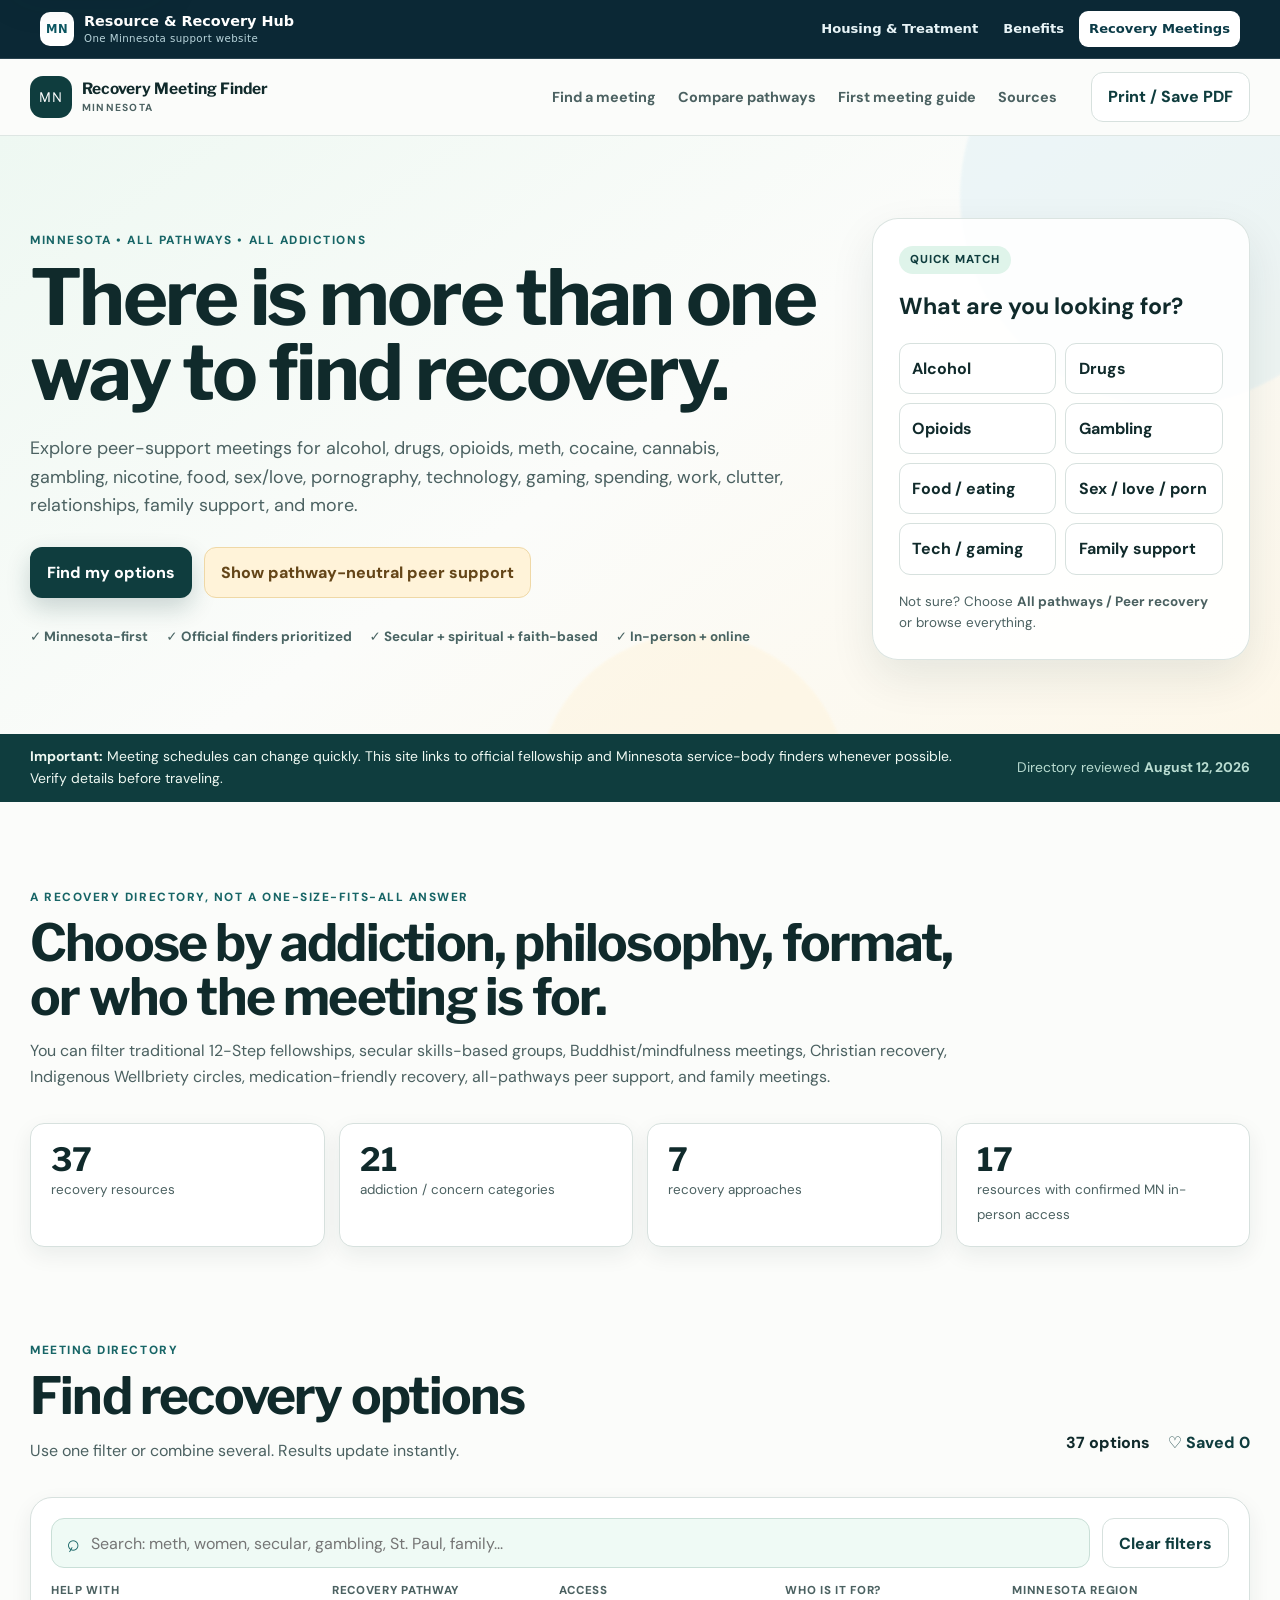
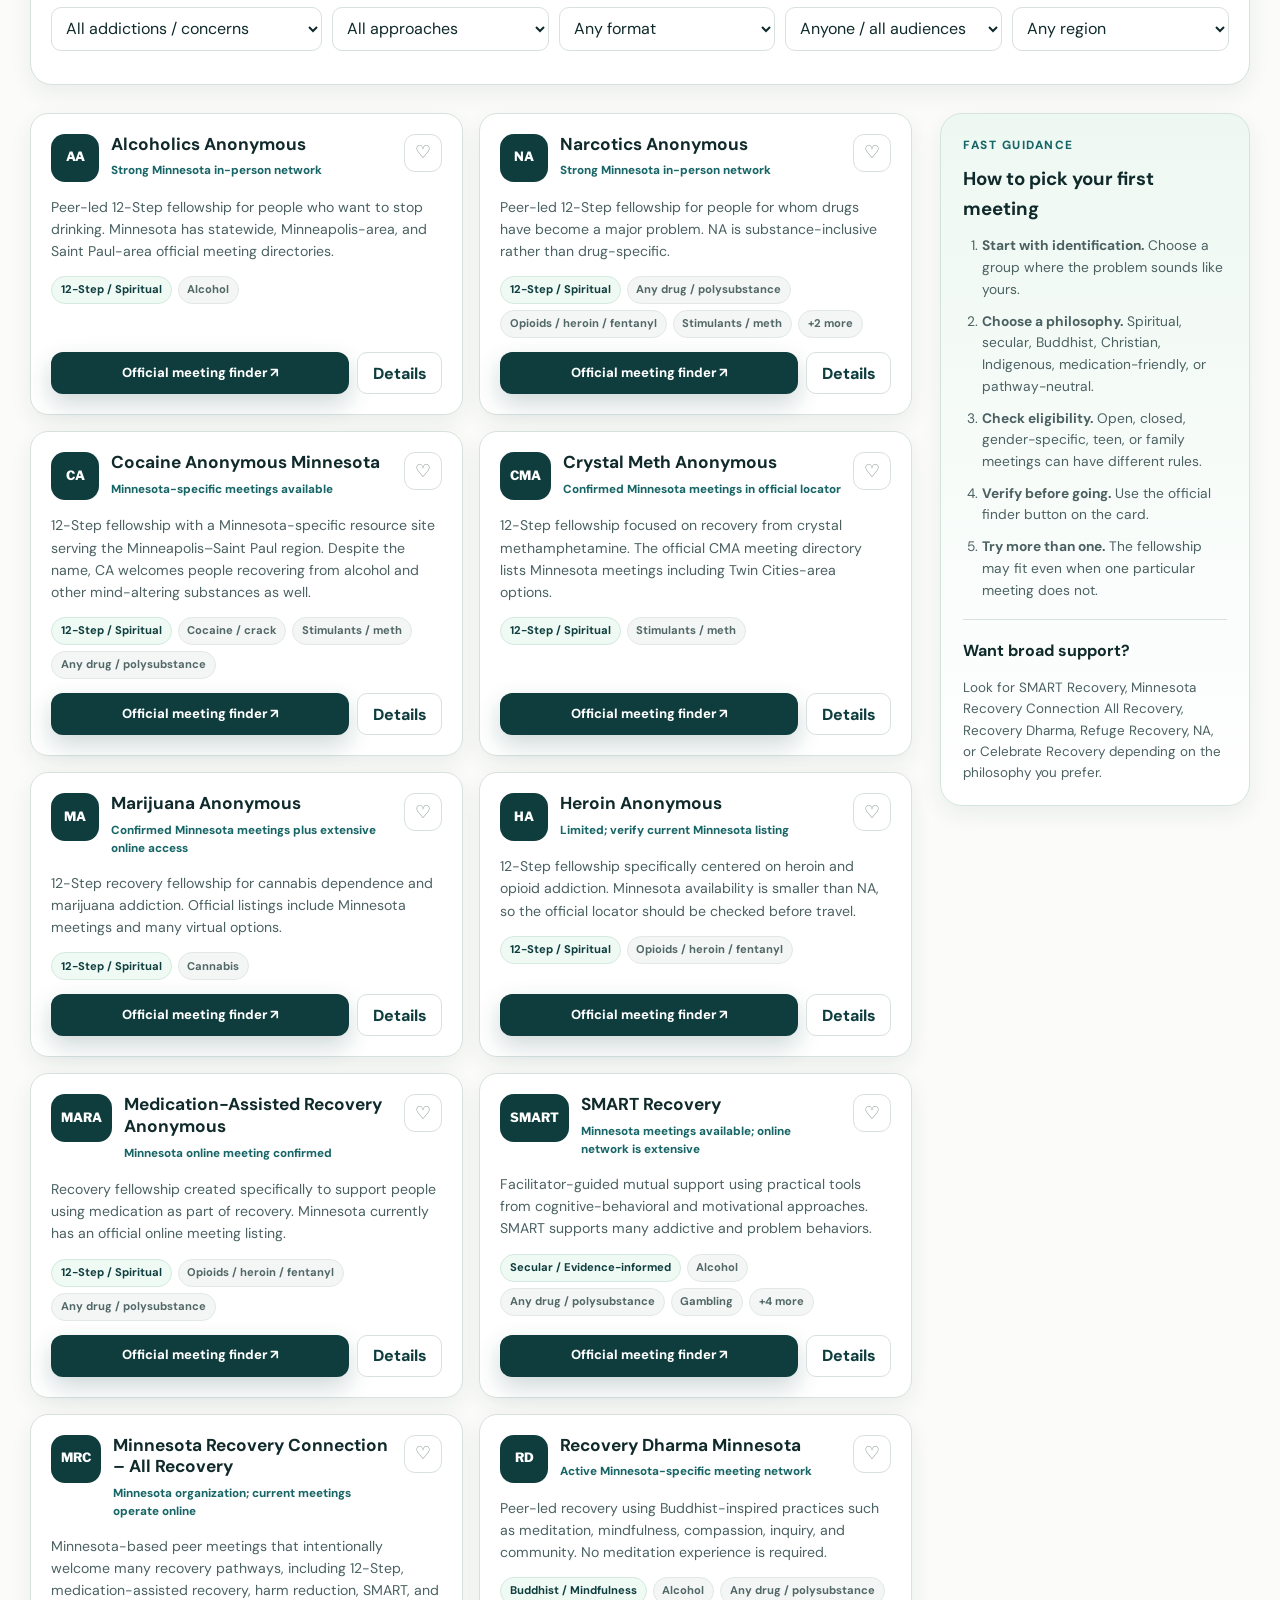
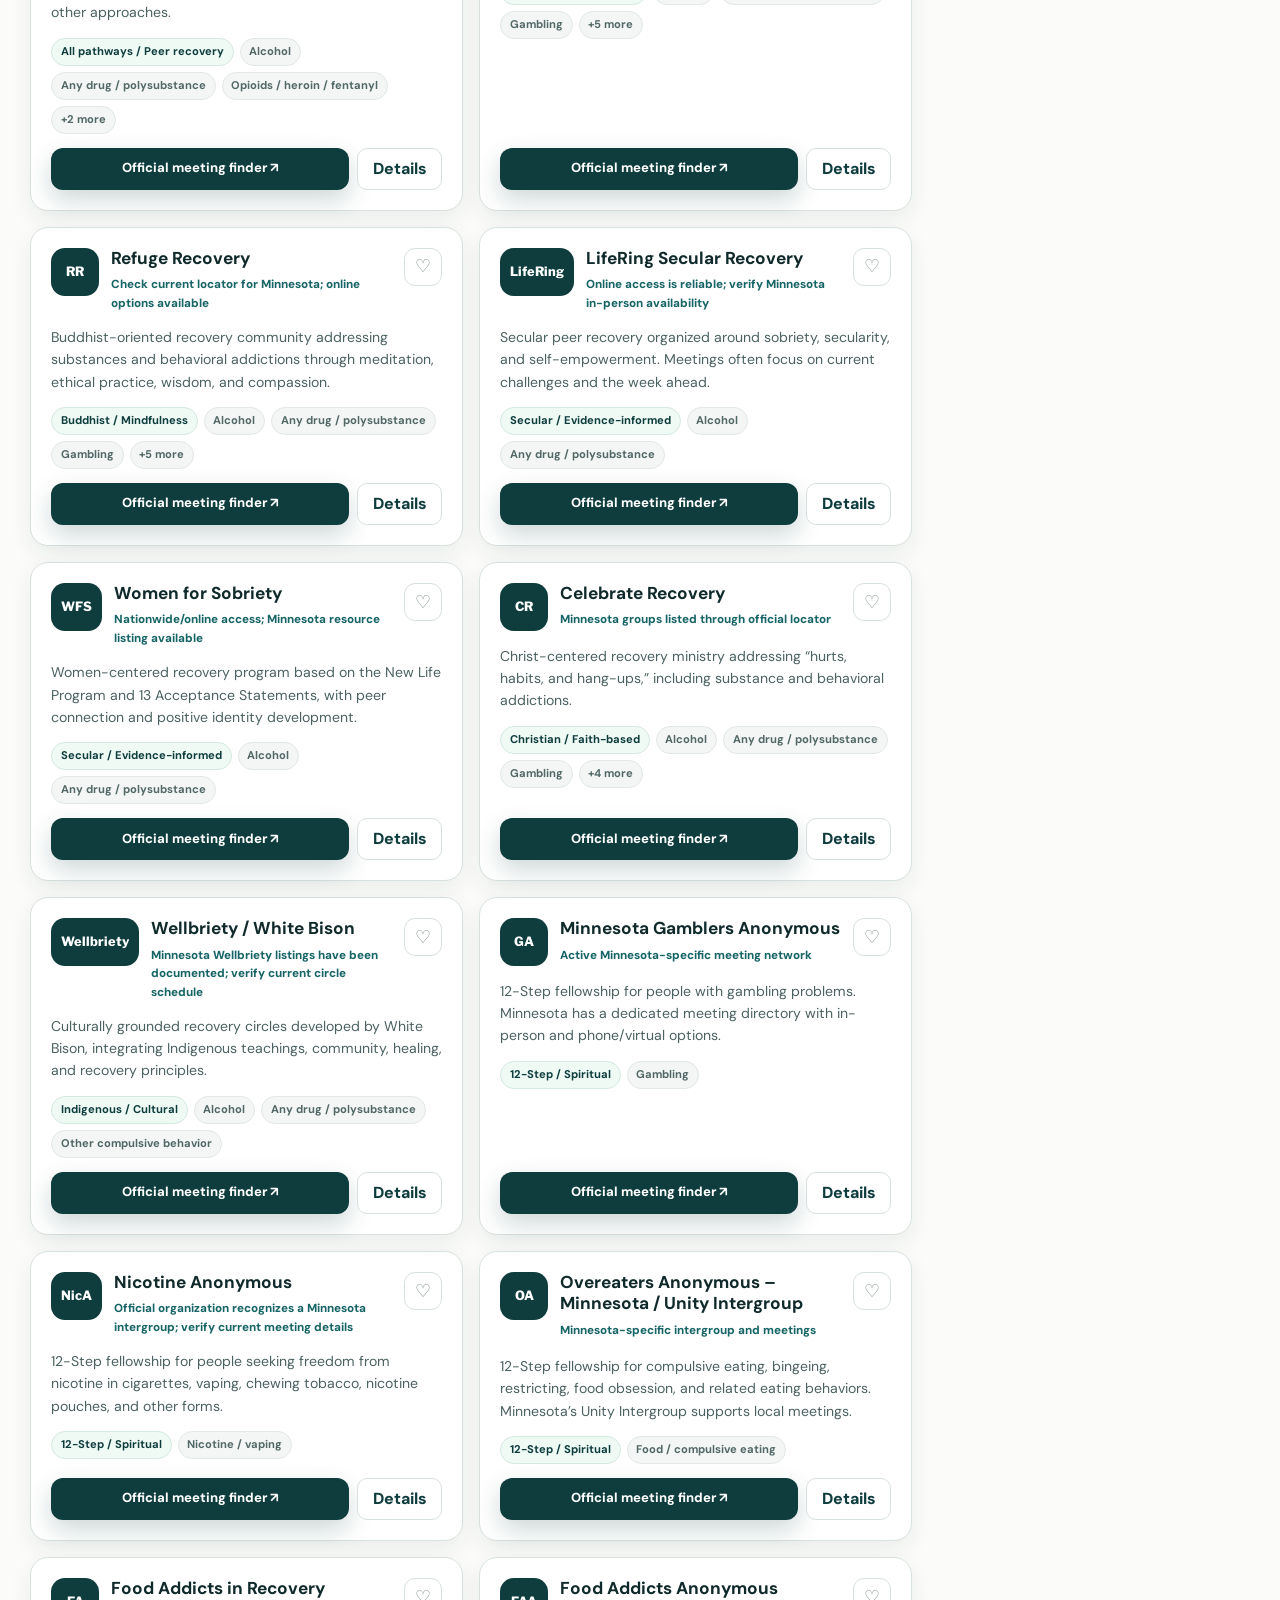
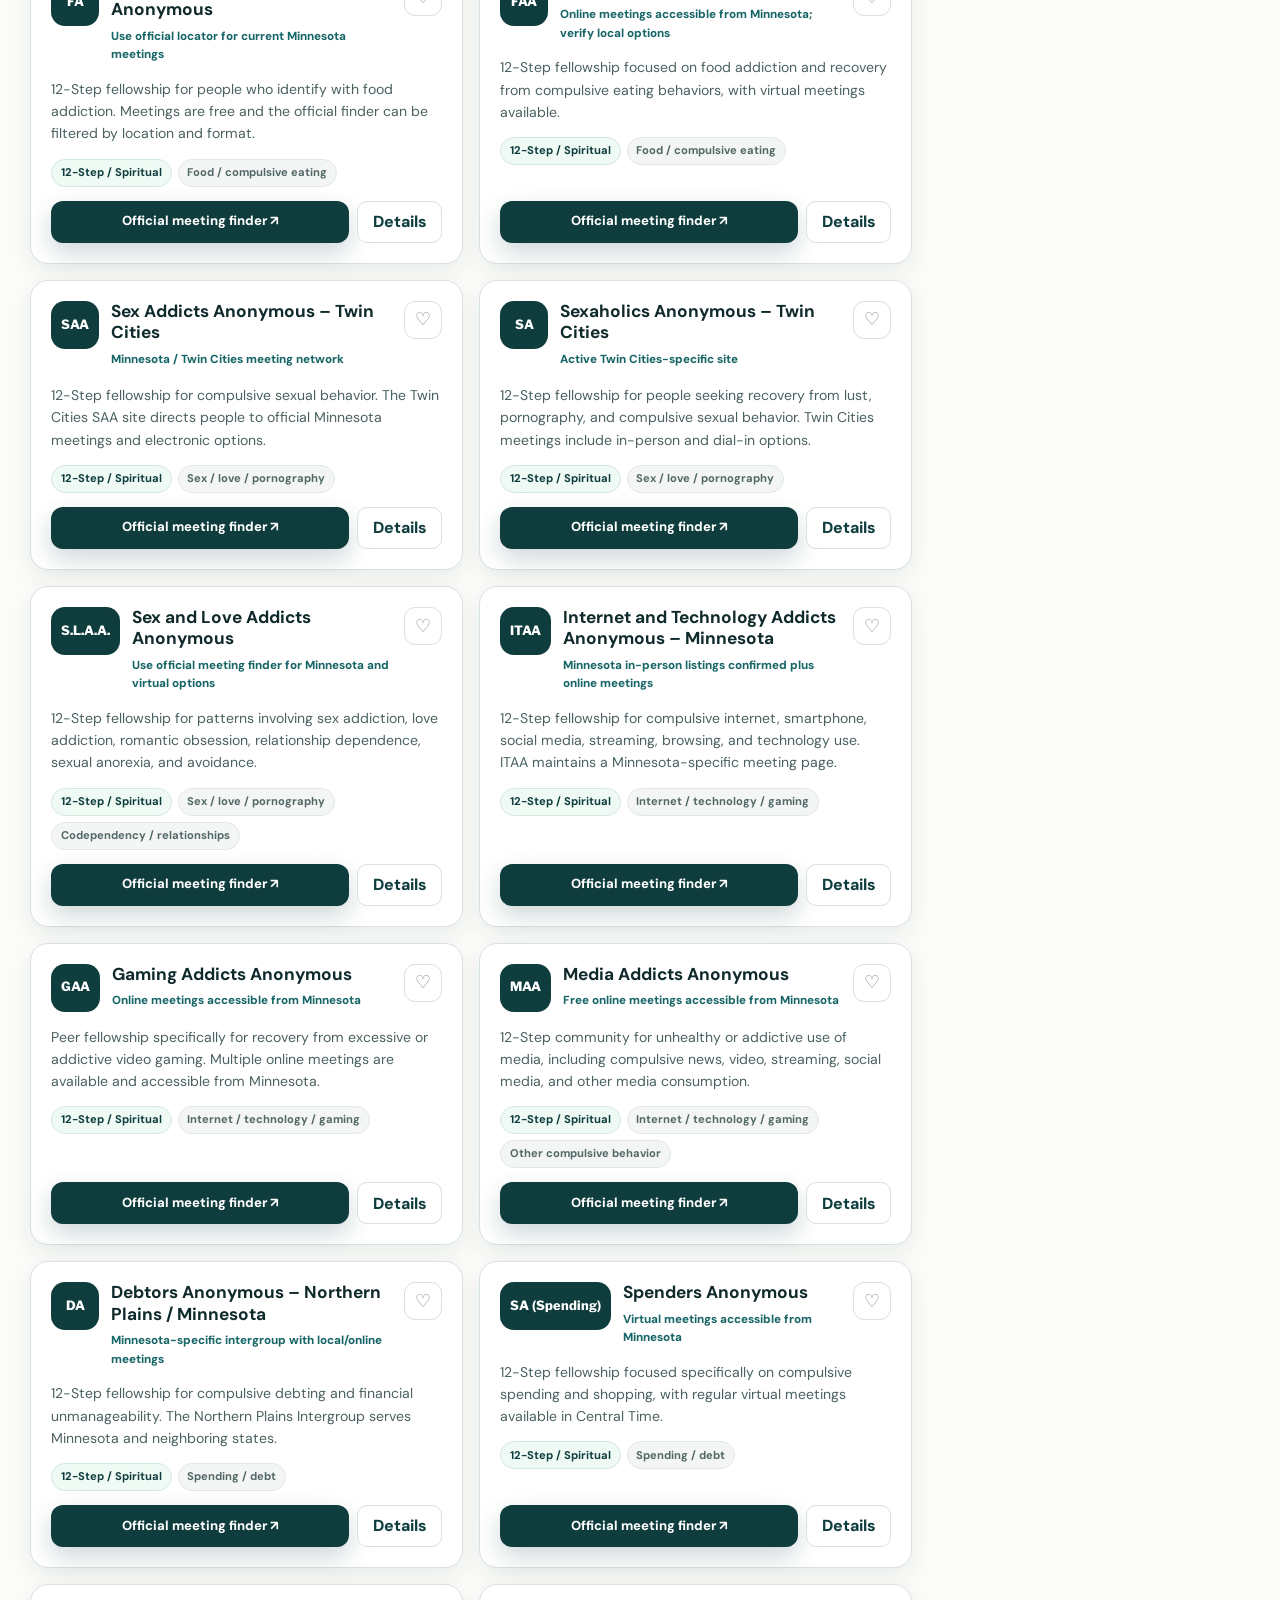
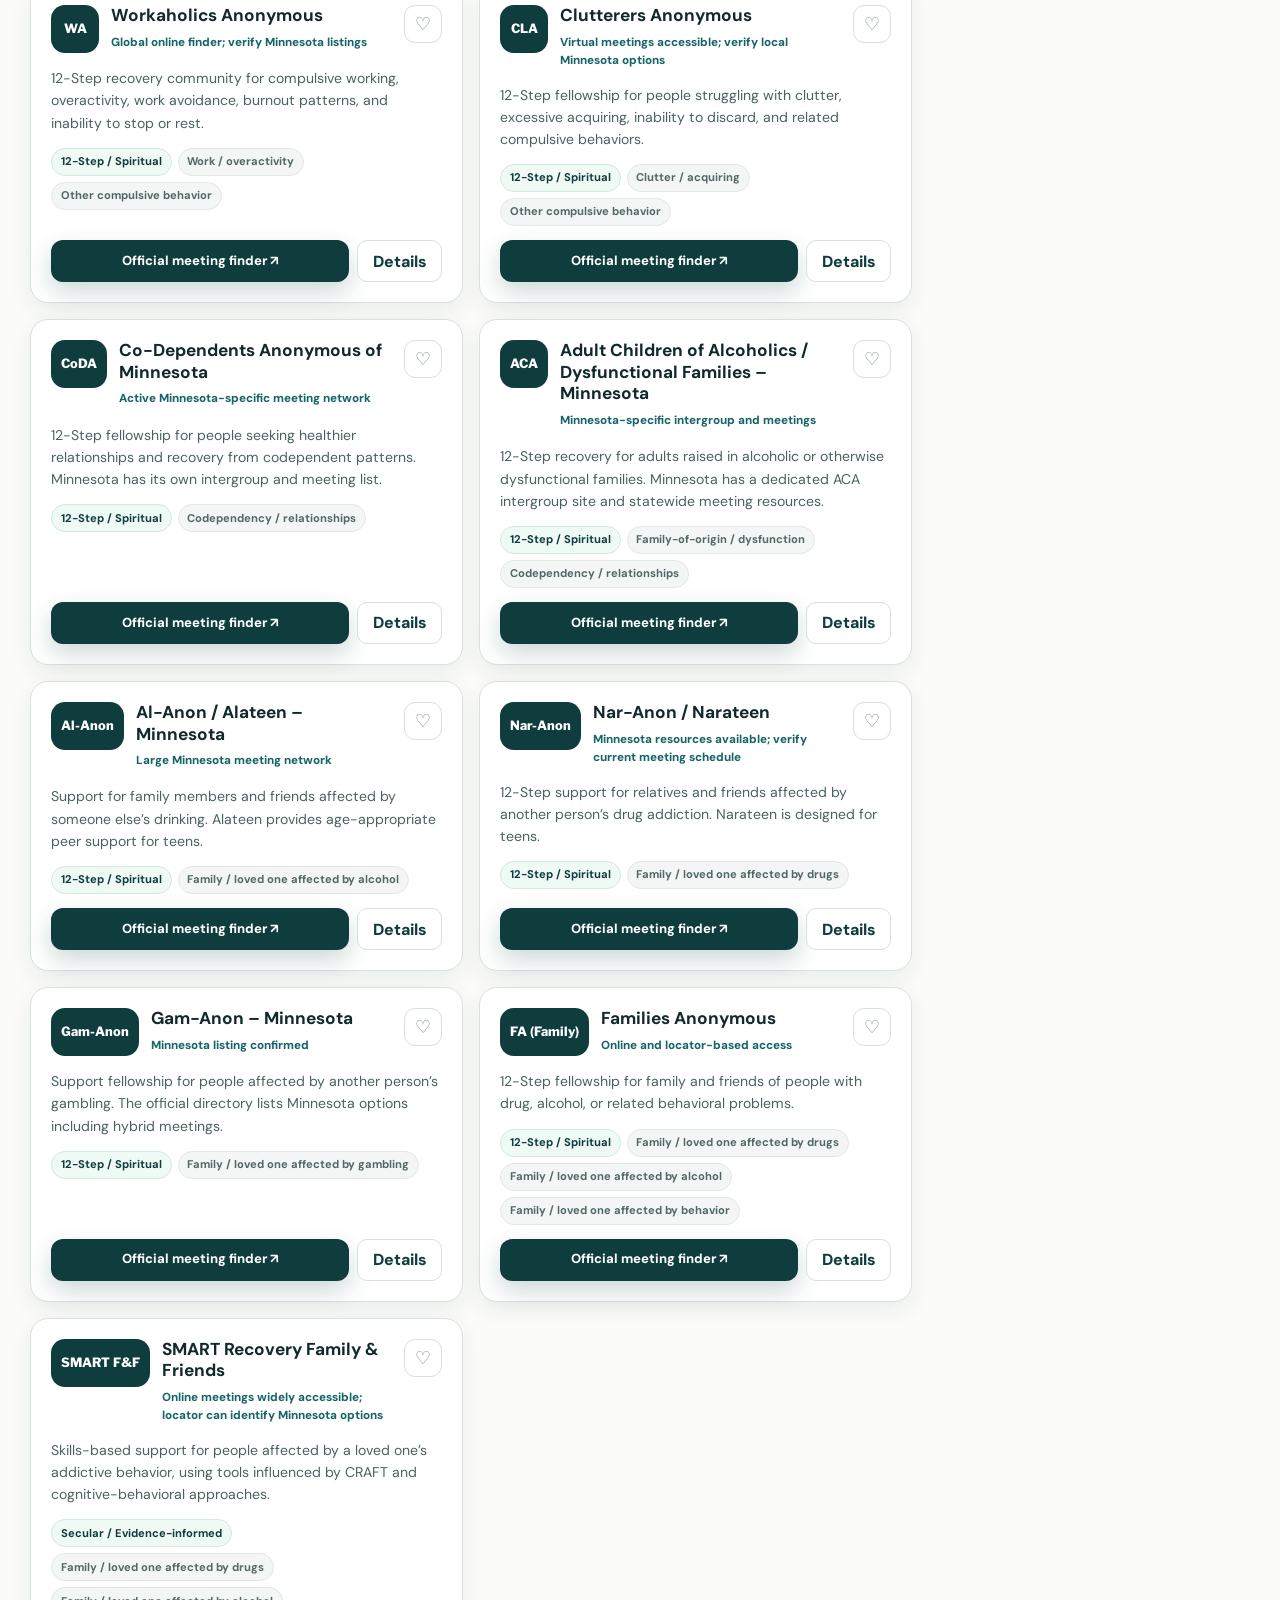
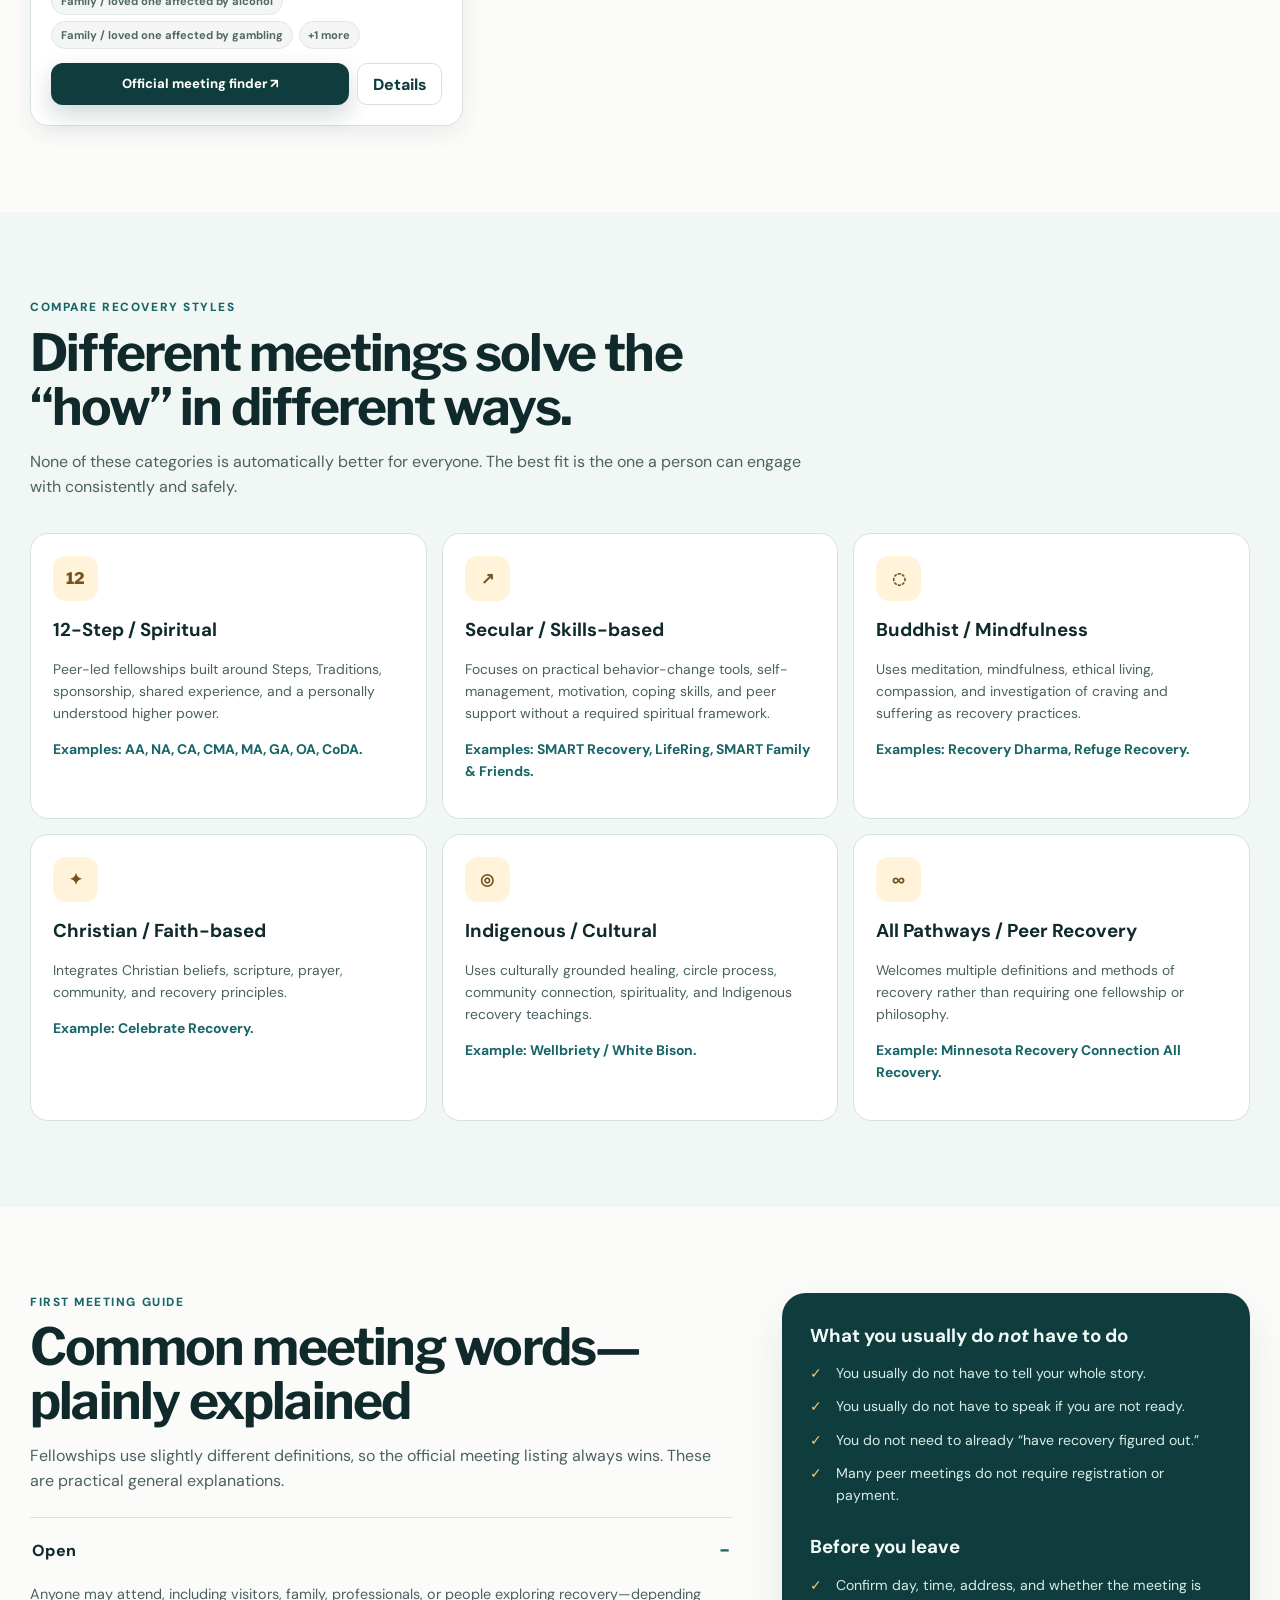
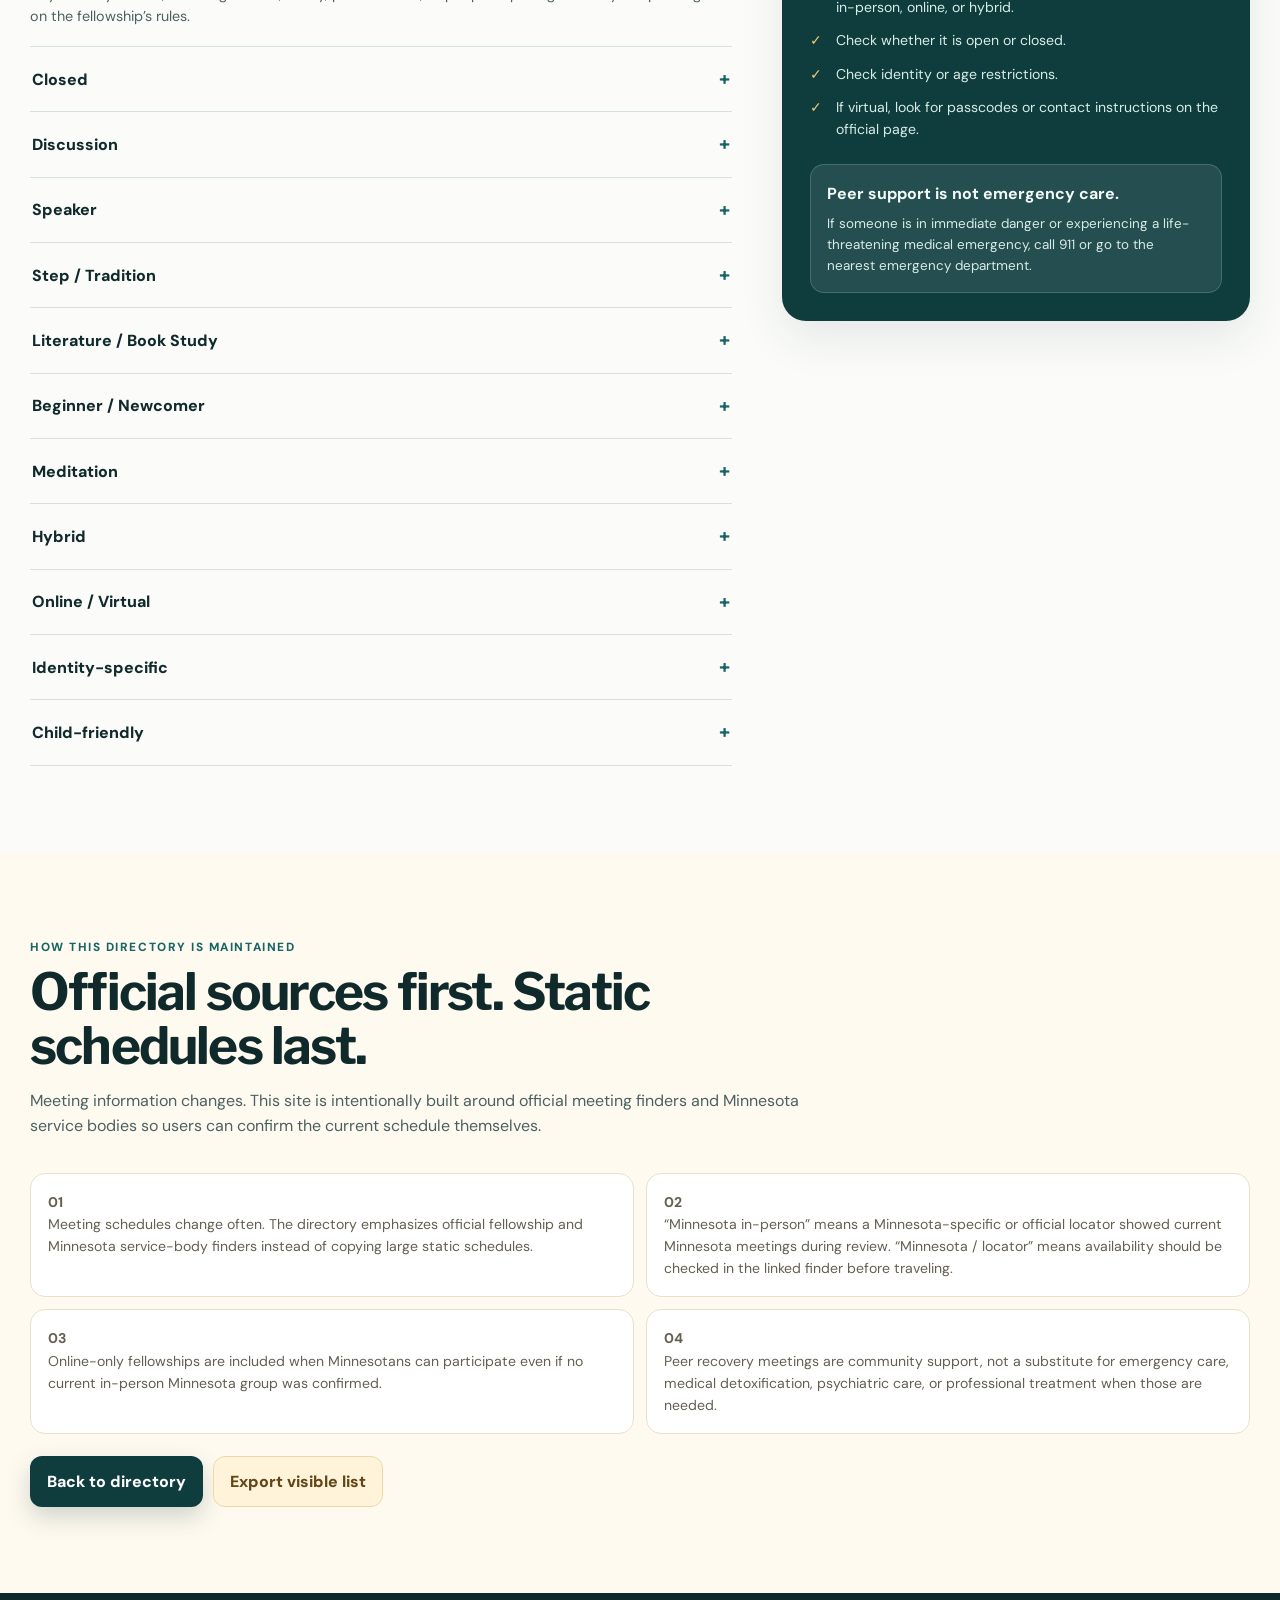
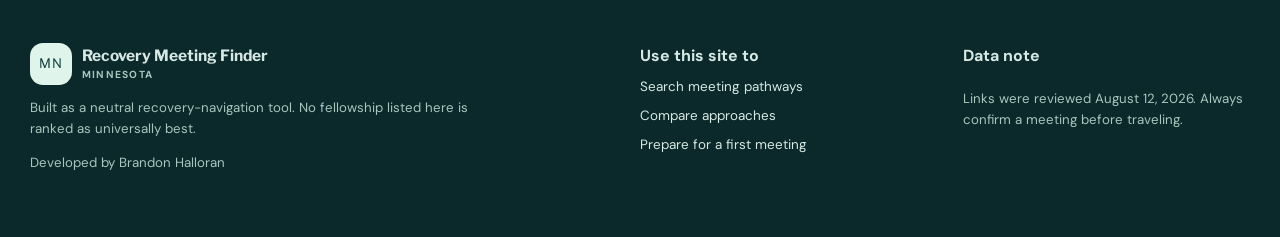
<file: meetings.html>
<!doctype html>
<html lang="en">
<head>
  <meta charset="utf-8" />
  <meta name="viewport" content="width=device-width, initial-scale=1" />
  <meta name="description" content="A Minnesota-focused directory of recovery meetings for substance use, gambling, food, sex/love, technology, spending, relationships, family support, and more." />
  <meta name="theme-color" content="#0f3d3e" />
  <title>Recovery Meetings | MN Resource & Recovery Hub</title>
  <link rel="preconnect" href="https://fonts.googleapis.com">
  <link rel="preconnect" href="https://fonts.gstatic.com" crossorigin>
  <link href="https://fonts.googleapis.com/css2?family=DM+Sans:wght@400;500;600;700&family=Libre+Franklin:wght@700;800&display=swap" rel="stylesheet">
  <link rel="stylesheet" href="portal-nav.css" />
  <link rel="stylesheet" href="meeting-styles.css" />
</head>
<body>
<div class="portal-bar" role="navigation" aria-label="Minnesota Resource & Recovery Hub">
  <div class="portal-bar-inner">
    <a class="portal-home" href="index.html"><span class="portal-mark">MN</span><span><strong>Resource & Recovery Hub</strong><small>One Minnesota support website</small></span></a>
    <nav class="portal-links" aria-label="Hub sections">
      <a href="resources.html">Housing & Treatment</a>
      <a href="benefits.html">Benefits</a>
      <a href="meetings.html" aria-current="page">Recovery Meetings</a>
    </nav>
  </div>
</div>

  <a class="skip-link" href="#directory">Skip to directory</a>

  <header class="site-header">
    <div class="header-inner">
      <a class="brand" href="#top" aria-label="Minnesota Recovery Meeting Finder home">
        <span class="brand-mark" aria-hidden="true">MN</span>
        <span><strong>Recovery Meeting Finder</strong><small>Minnesota</small></span>
      </a>
      <nav class="main-nav" aria-label="Primary navigation">
        <a href="#directory">Find a meeting</a>
        <a href="#pathways">Compare pathways</a>
        <a href="#first-meeting">First meeting guide</a>
        <a href="#sources">Sources</a>
      </nav>
      <button id="printBtn" class="btn btn-ghost header-action" type="button">Print / Save PDF</button>
    </div>
  </header>

  <main id="top">
    <section class="hero">
      <div class="hero-bg hero-bg-one"></div>
      <div class="hero-bg hero-bg-two"></div>
      <div class="container hero-grid">
        <div class="hero-copy">
          <p class="eyebrow">Minnesota • all pathways • all addictions</p>
          <h1>There is more than one way to find recovery.</h1>
          <p class="hero-lead">Explore peer-support meetings for alcohol, drugs, opioids, meth, cocaine, cannabis, gambling, nicotine, food, sex/love, pornography, technology, gaming, spending, work, clutter, relationships, family support, and more.</p>
          <div class="hero-actions">
            <a class="btn btn-primary" href="#directory">Find my options</a>
            <button id="surpriseBtn" class="btn btn-secondary" type="button">Show pathway-neutral peer support</button>
          </div>
          <div class="trust-row" aria-label="Directory features">
            <span>✓ Minnesota-first</span>
            <span>✓ Official finders prioritized</span>
            <span>✓ Secular + spiritual + faith-based</span>
            <span>✓ In-person + online</span>
          </div>
        </div>
        <aside class="hero-panel" aria-label="Quick start">
          <span class="panel-kicker">Quick match</span>
          <h2>What are you looking for?</h2>
          <div class="quick-grid" id="quickGrid">
            <button data-quick="Alcohol">Alcohol</button>
            <button data-quick="Any drug / polysubstance">Drugs</button>
            <button data-quick="Opioids / heroin / fentanyl">Opioids</button>
            <button data-quick="Gambling">Gambling</button>
            <button data-quick="Food / compulsive eating">Food / eating</button>
            <button data-quick="Sex / love / pornography">Sex / love / porn</button>
            <button data-quick="Internet / technology / gaming">Tech / gaming</button>
            <button data-audience-quick="Family / ally">Family support</button>
          </div>
          <p class="mini-note">Not sure? Choose <strong>All pathways / Peer recovery</strong> or browse everything.</p>
        </aside>
      </div>
    </section>

    <section class="notice-strip" aria-label="Important note">
      <div class="container notice-inner">
        <div><strong>Important:</strong> Meeting schedules can change quickly. This site links to official fellowship and Minnesota service-body finders whenever possible. Verify details before traveling.</div>
        <div class="reviewed">Directory reviewed <strong>August 12, 2026</strong></div>
      </div>
    </section>

    <section class="section intro-section">
      <div class="container">
        <div class="section-heading compact-heading">
          <p class="eyebrow">A recovery directory, not a one-size-fits-all answer</p>
          <h2>Choose by addiction, philosophy, format, or who the meeting is for.</h2>
          <p>You can filter traditional 12-Step fellowships, secular skills-based groups, Buddhist/mindfulness meetings, Christian recovery, Indigenous Wellbriety circles, medication-friendly recovery, all-pathways peer support, and family meetings.</p>
        </div>
        <div class="stats-grid" id="statsGrid"></div>
      </div>
    </section>

    <section class="section directory-section" id="directory">
      <div class="container">
        <div class="section-heading split-heading">
          <div>
            <p class="eyebrow">Meeting directory</p>
            <h2>Find recovery options</h2>
            <p>Use one filter or combine several. Results update instantly.</p>
          </div>
          <div class="saved-summary" aria-live="polite">
            <span id="resultCount">0 options</span>
            <button id="savedOnlyBtn" class="text-button" type="button">♡ Saved <span id="savedCount">0</span></button>
          </div>
        </div>

        <div class="finder-shell">
          <div class="search-row">
            <label class="search-box">
              <span class="sr-only">Search directory</span>
              <span aria-hidden="true">⌕</span>
              <input id="searchInput" type="search" placeholder="Search: meth, women, secular, gambling, St. Paul, family..." autocomplete="off" />
            </label>
            <button id="clearFilters" class="btn btn-ghost" type="button">Clear filters</button>
          </div>

          <div class="filter-grid">
            <label>
              <span>Help with</span>
              <select id="concernFilter"><option value="">All addictions / concerns</option></select>
            </label>
            <label>
              <span>Recovery pathway</span>
              <select id="pathwayFilter"><option value="">All approaches</option></select>
            </label>
            <label>
              <span>Access</span>
              <select id="accessFilter"><option value="">Any format</option></select>
            </label>
            <label>
              <span>Who is it for?</span>
              <select id="audienceFilter"><option value="">Anyone / all audiences</option></select>
            </label>
            <label>
              <span>Minnesota region</span>
              <select id="regionFilter"><option value="">Any region</option></select>
            </label>
          </div>

          <div id="activeFilters" class="active-filters" aria-live="polite"></div>
        </div>

        <div class="directory-layout">
          <div>
            <div id="resourceGrid" class="resource-grid"></div>
            <div id="emptyState" class="empty-state" hidden>
              <div class="empty-icon">↺</div>
              <h3>No exact match found</h3>
              <p>Try fewer filters. If you are unsure which fellowship fits, start with SMART Recovery, Minnesota Recovery Connection All Recovery, NA, AA, or Recovery Dharma and compare the atmosphere.</p>
              <button class="btn btn-primary" id="emptyClear" type="button">Show all options</button>
            </div>
          </div>

          <aside class="sidebar-card">
            <p class="eyebrow">Fast guidance</p>
            <h3>How to pick your first meeting</h3>
            <ol>
              <li><strong>Start with identification.</strong> Choose a group where the problem sounds like yours.</li>
              <li><strong>Choose a philosophy.</strong> Spiritual, secular, Buddhist, Christian, Indigenous, medication-friendly, or pathway-neutral.</li>
              <li><strong>Check eligibility.</strong> Open, closed, gender-specific, teen, or family meetings can have different rules.</li>
              <li><strong>Verify before going.</strong> Use the official finder button on the card.</li>
              <li><strong>Try more than one.</strong> The fellowship may fit even when one particular meeting does not.</li>
            </ol>
            <div class="sidebar-callout">
              <strong>Want broad support?</strong>
              <p>Look for SMART Recovery, Minnesota Recovery Connection All Recovery, Recovery Dharma, Refuge Recovery, NA, or Celebrate Recovery depending on the philosophy you prefer.</p>
            </div>
          </aside>
        </div>
      </div>
    </section>

    <section class="section comparison-section" id="pathways">
      <div class="container">
        <div class="section-heading">
          <p class="eyebrow">Compare recovery styles</p>
          <h2>Different meetings solve the “how” in different ways.</h2>
          <p>None of these categories is automatically better for everyone. The best fit is the one a person can engage with consistently and safely.</p>
        </div>
        <div class="pathway-grid">
          <article class="pathway-card">
            <span class="pathway-icon">12</span><h3>12-Step / Spiritual</h3>
            <p>Peer-led fellowships built around Steps, Traditions, sponsorship, shared experience, and a personally understood higher power.</p>
            <p class="examples">Examples: AA, NA, CA, CMA, MA, GA, OA, CoDA.</p>
          </article>
          <article class="pathway-card">
            <span class="pathway-icon">↗</span><h3>Secular / Skills-based</h3>
            <p>Focuses on practical behavior-change tools, self-management, motivation, coping skills, and peer support without a required spiritual framework.</p>
            <p class="examples">Examples: SMART Recovery, LifeRing, SMART Family & Friends.</p>
          </article>
          <article class="pathway-card">
            <span class="pathway-icon">◌</span><h3>Buddhist / Mindfulness</h3>
            <p>Uses meditation, mindfulness, ethical living, compassion, and investigation of craving and suffering as recovery practices.</p>
            <p class="examples">Examples: Recovery Dharma, Refuge Recovery.</p>
          </article>
          <article class="pathway-card">
            <span class="pathway-icon">✦</span><h3>Christian / Faith-based</h3>
            <p>Integrates Christian beliefs, scripture, prayer, community, and recovery principles.</p>
            <p class="examples">Example: Celebrate Recovery.</p>
          </article>
          <article class="pathway-card">
            <span class="pathway-icon">◎</span><h3>Indigenous / Cultural</h3>
            <p>Uses culturally grounded healing, circle process, community connection, spirituality, and Indigenous recovery teachings.</p>
            <p class="examples">Example: Wellbriety / White Bison.</p>
          </article>
          <article class="pathway-card">
            <span class="pathway-icon">∞</span><h3>All Pathways / Peer Recovery</h3>
            <p>Welcomes multiple definitions and methods of recovery rather than requiring one fellowship or philosophy.</p>
            <p class="examples">Example: Minnesota Recovery Connection All Recovery.</p>
          </article>
        </div>
      </div>
    </section>

    <section class="section first-section" id="first-meeting">
      <div class="container two-column">
        <div>
          <div class="section-heading left-heading">
            <p class="eyebrow">First meeting guide</p>
            <h2>Common meeting words—plainly explained</h2>
            <p>Fellowships use slightly different definitions, so the official meeting listing always wins. These are practical general explanations.</p>
          </div>
          <div id="termsList" class="accordion-list"></div>
        </div>
        <aside class="first-card">
          <h3>What you usually do <em>not</em> have to do</h3>
          <ul class="check-list">
            <li>You usually do not have to tell your whole story.</li>
            <li>You usually do not have to speak if you are not ready.</li>
            <li>You do not need to already “have recovery figured out.”</li>
            <li>Many peer meetings do not require registration or payment.</li>
          </ul>
          <h3>Before you leave</h3>
          <ul class="check-list">
            <li>Confirm day, time, address, and whether the meeting is in-person, online, or hybrid.</li>
            <li>Check whether it is open or closed.</li>
            <li>Check identity or age restrictions.</li>
            <li>If virtual, look for passcodes or contact instructions on the official page.</li>
          </ul>
          <div class="safety-box">
            <strong>Peer support is not emergency care.</strong>
            <p>If someone is in immediate danger or experiencing a life-threatening medical emergency, call 911 or go to the nearest emergency department.</p>
          </div>
        </aside>
      </div>
    </section>

    <section class="section source-section" id="sources">
      <div class="container">
        <div class="section-heading">
          <p class="eyebrow">How this directory is maintained</p>
          <h2>Official sources first. Static schedules last.</h2>
          <p>Meeting information changes. This site is intentionally built around official meeting finders and Minnesota service bodies so users can confirm the current schedule themselves.</p>
        </div>
        <div id="sourceNotes" class="source-notes"></div>
        <div class="source-actions">
          <a class="btn btn-primary" href="#directory">Back to directory</a>
          <button class="btn btn-secondary" id="exportBtn" type="button">Export visible list</button>
        </div>
      </div>
    </section>
  </main>

  <footer class="site-footer">
    <div class="container footer-grid">
      <div>
        <div class="brand footer-brand"><span class="brand-mark">MN</span><span><strong>Recovery Meeting Finder</strong><small>Minnesota</small></span></div>
        <p>Built as a neutral recovery-navigation tool. No fellowship listed here is ranked as universally best.</p>
        <p> Developed by Brandon Halloran</p>
      </div>
      <div>
        <strong>Use this site to</strong>
        <a href="#directory">Search meeting pathways</a>
        <a href="#pathways">Compare approaches</a>
        <a href="#first-meeting">Prepare for a first meeting</a>
      </div>
      <div>
        <strong>Data note</strong>
        <p>Links were reviewed August 12, 2026. Always confirm a meeting before traveling.</p>
      </div>
    </div>
  </footer>

  <dialog id="detailDialog" class="detail-dialog">
    <button class="dialog-close" id="dialogClose" type="button" aria-label="Close details">×</button>
    <div id="dialogContent"></div>
  </dialog>

  <script src="meeting-data.js"></script>
  <script src="meeting-app.js"></script>
</body>
</html>
</file>
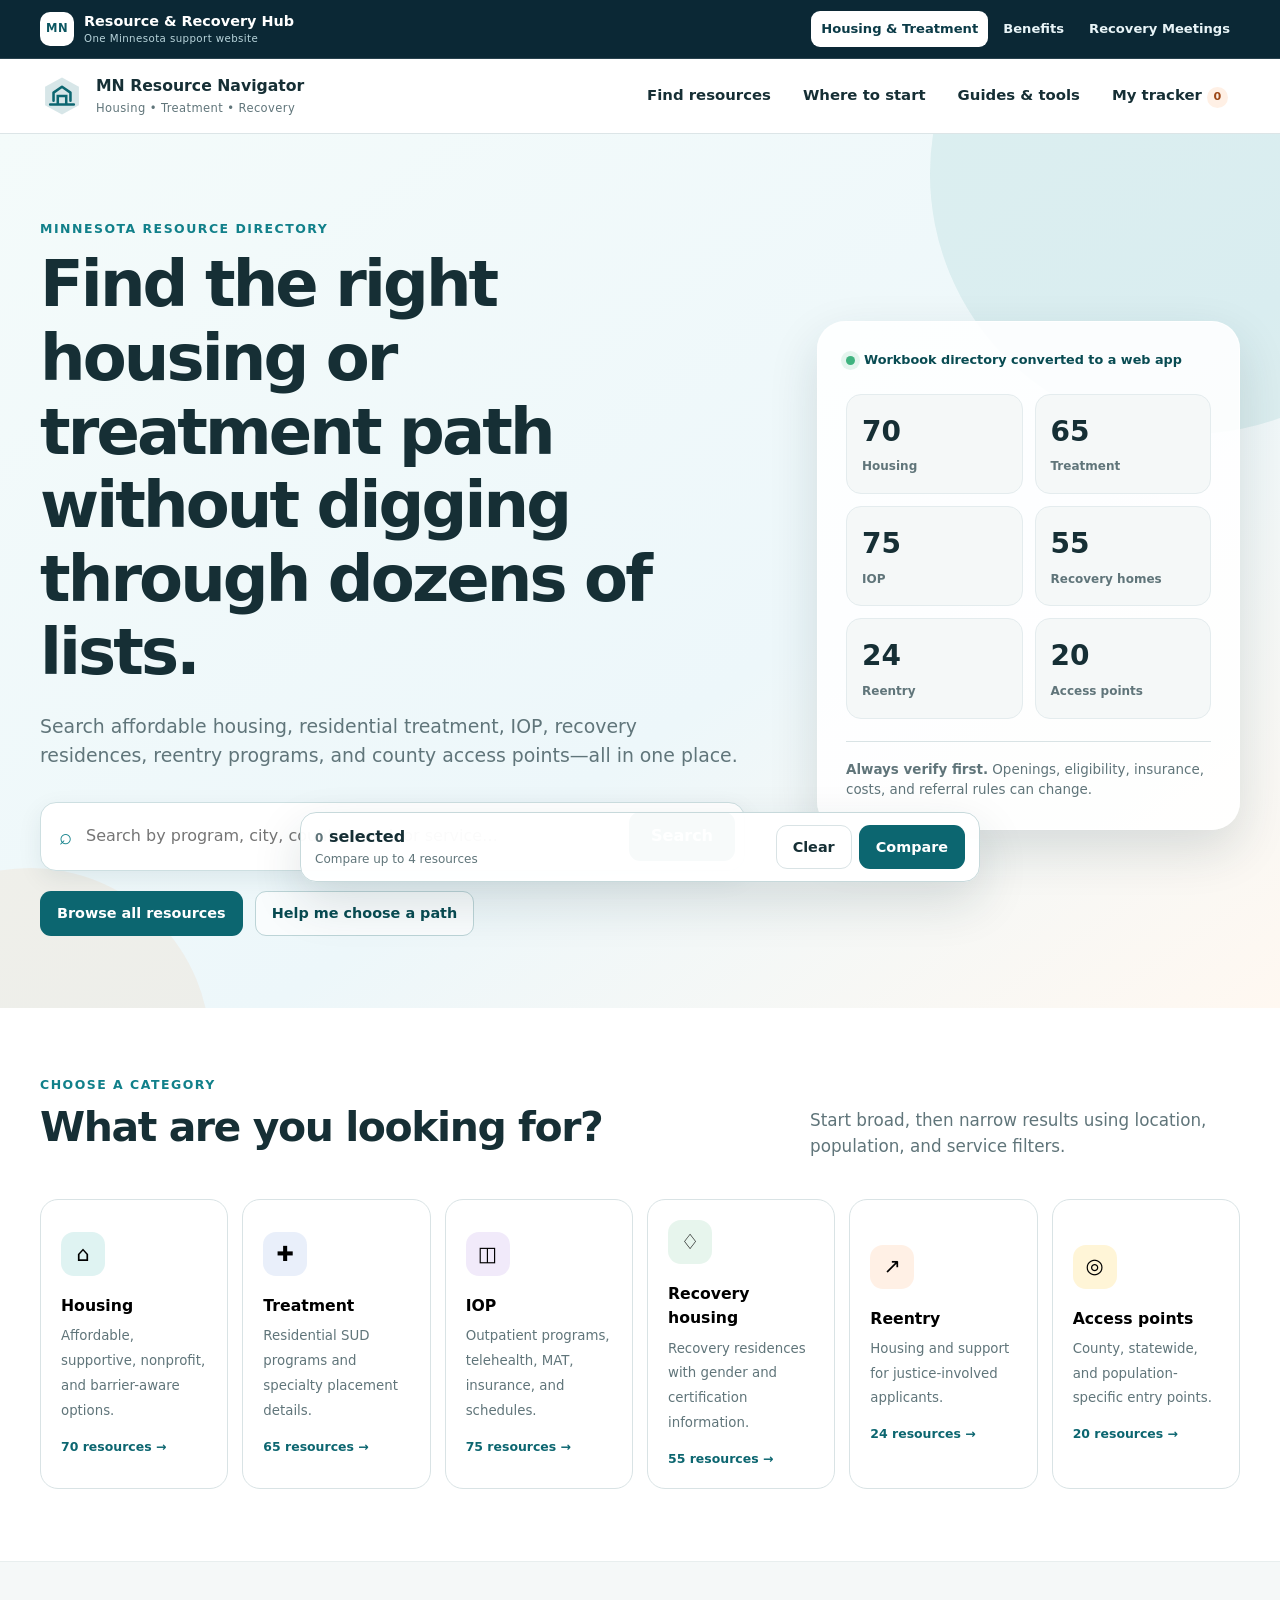
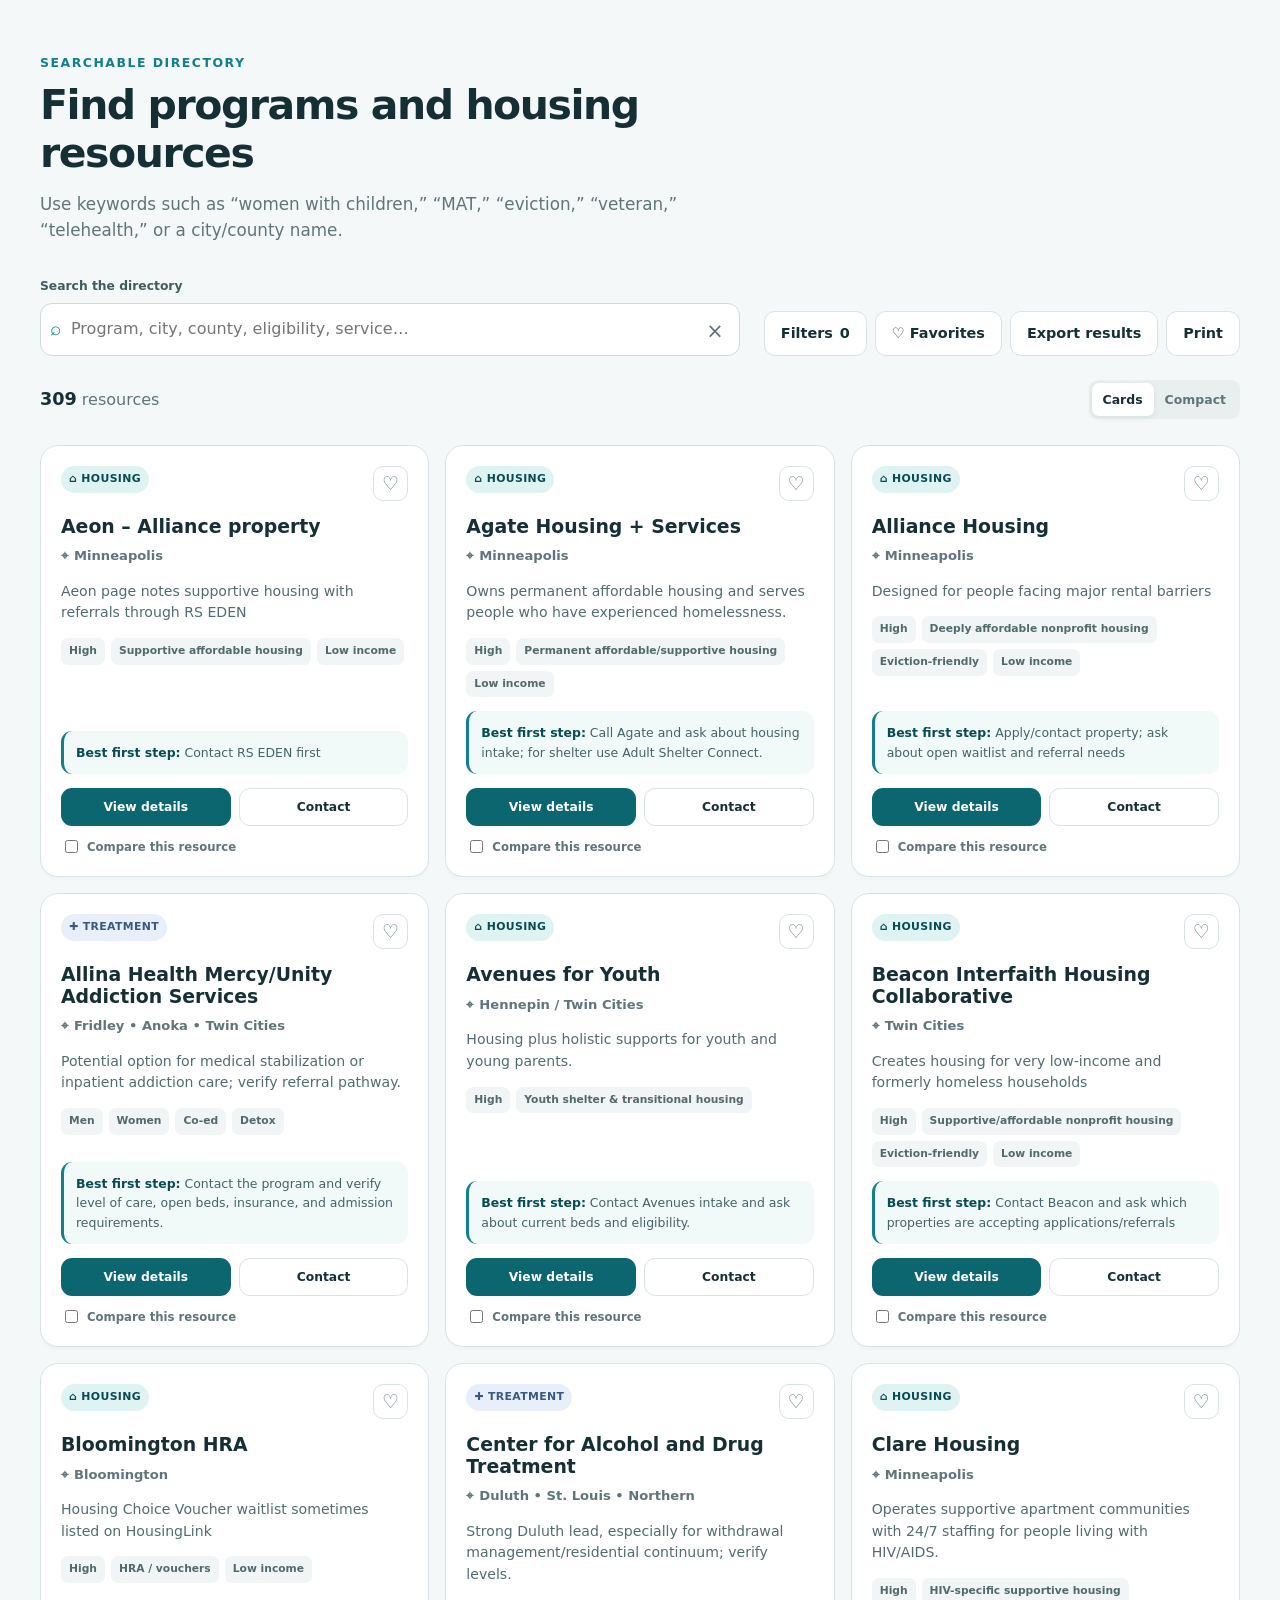
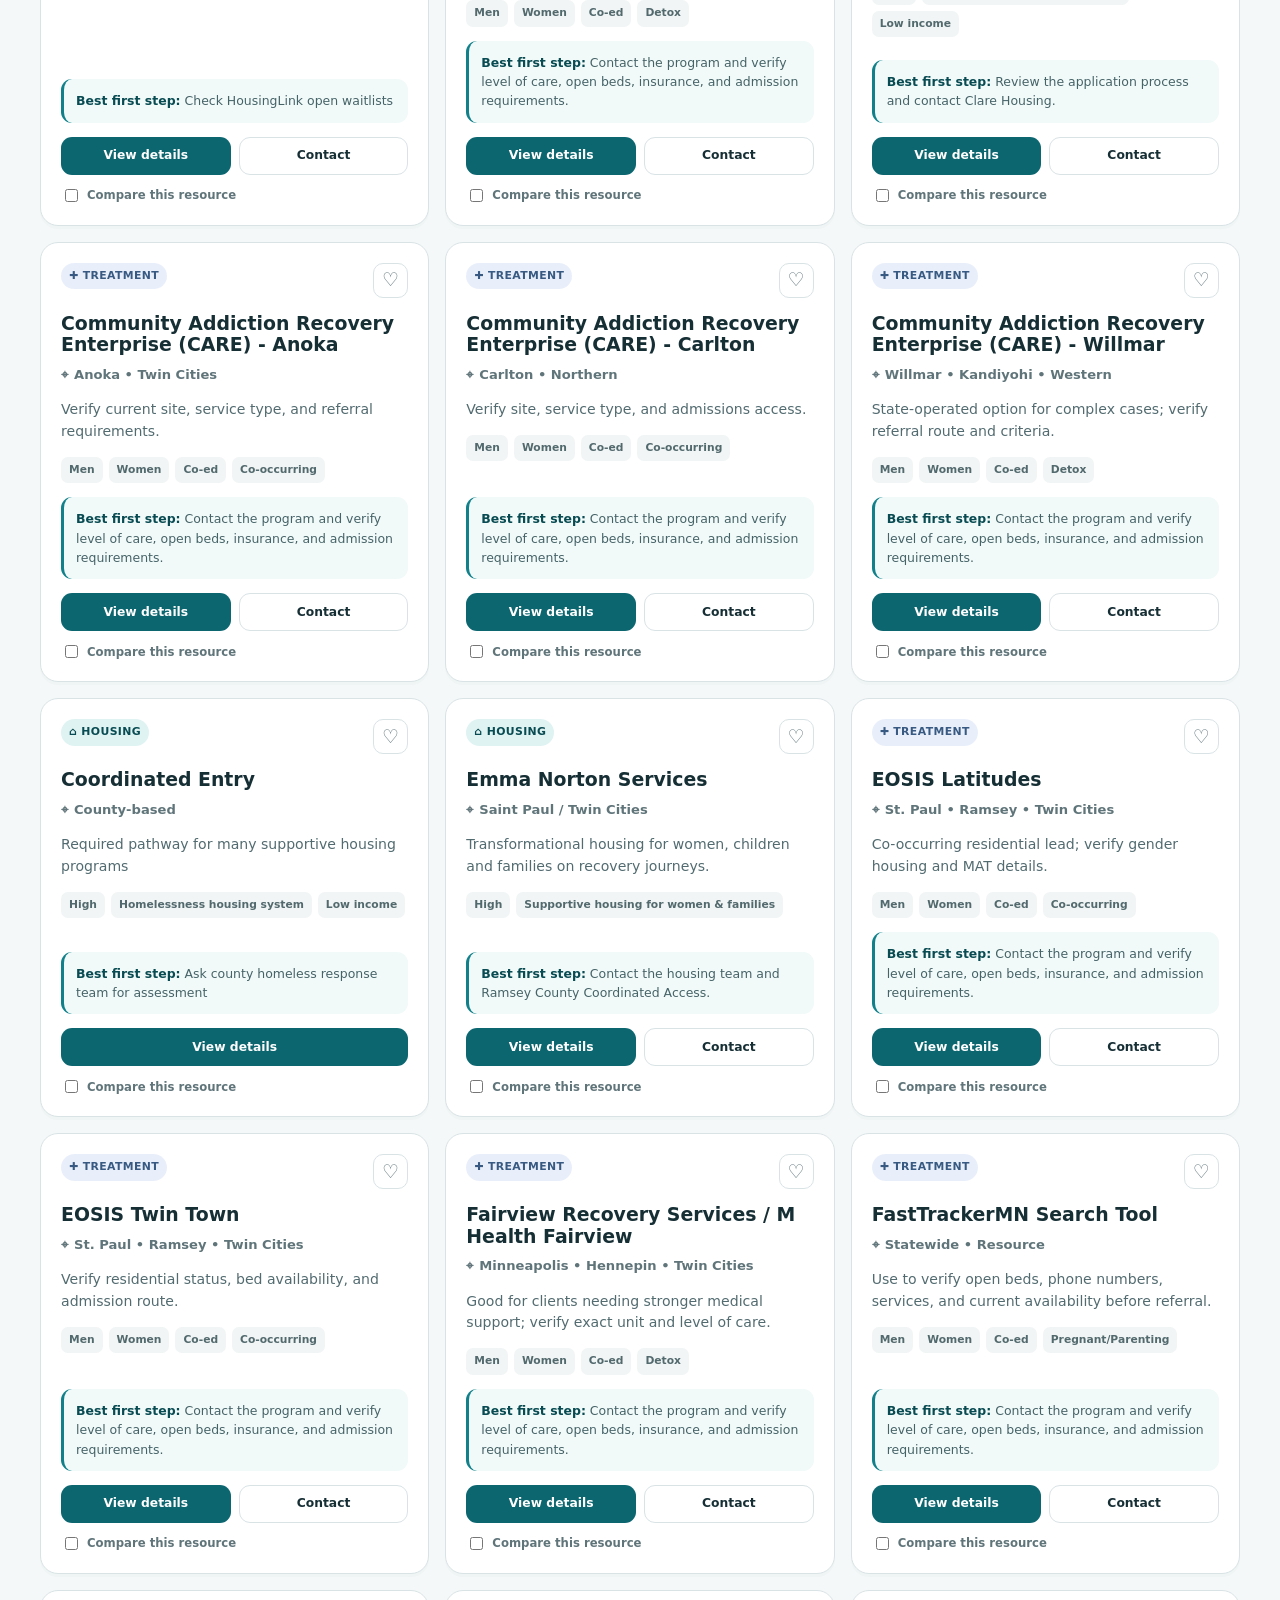
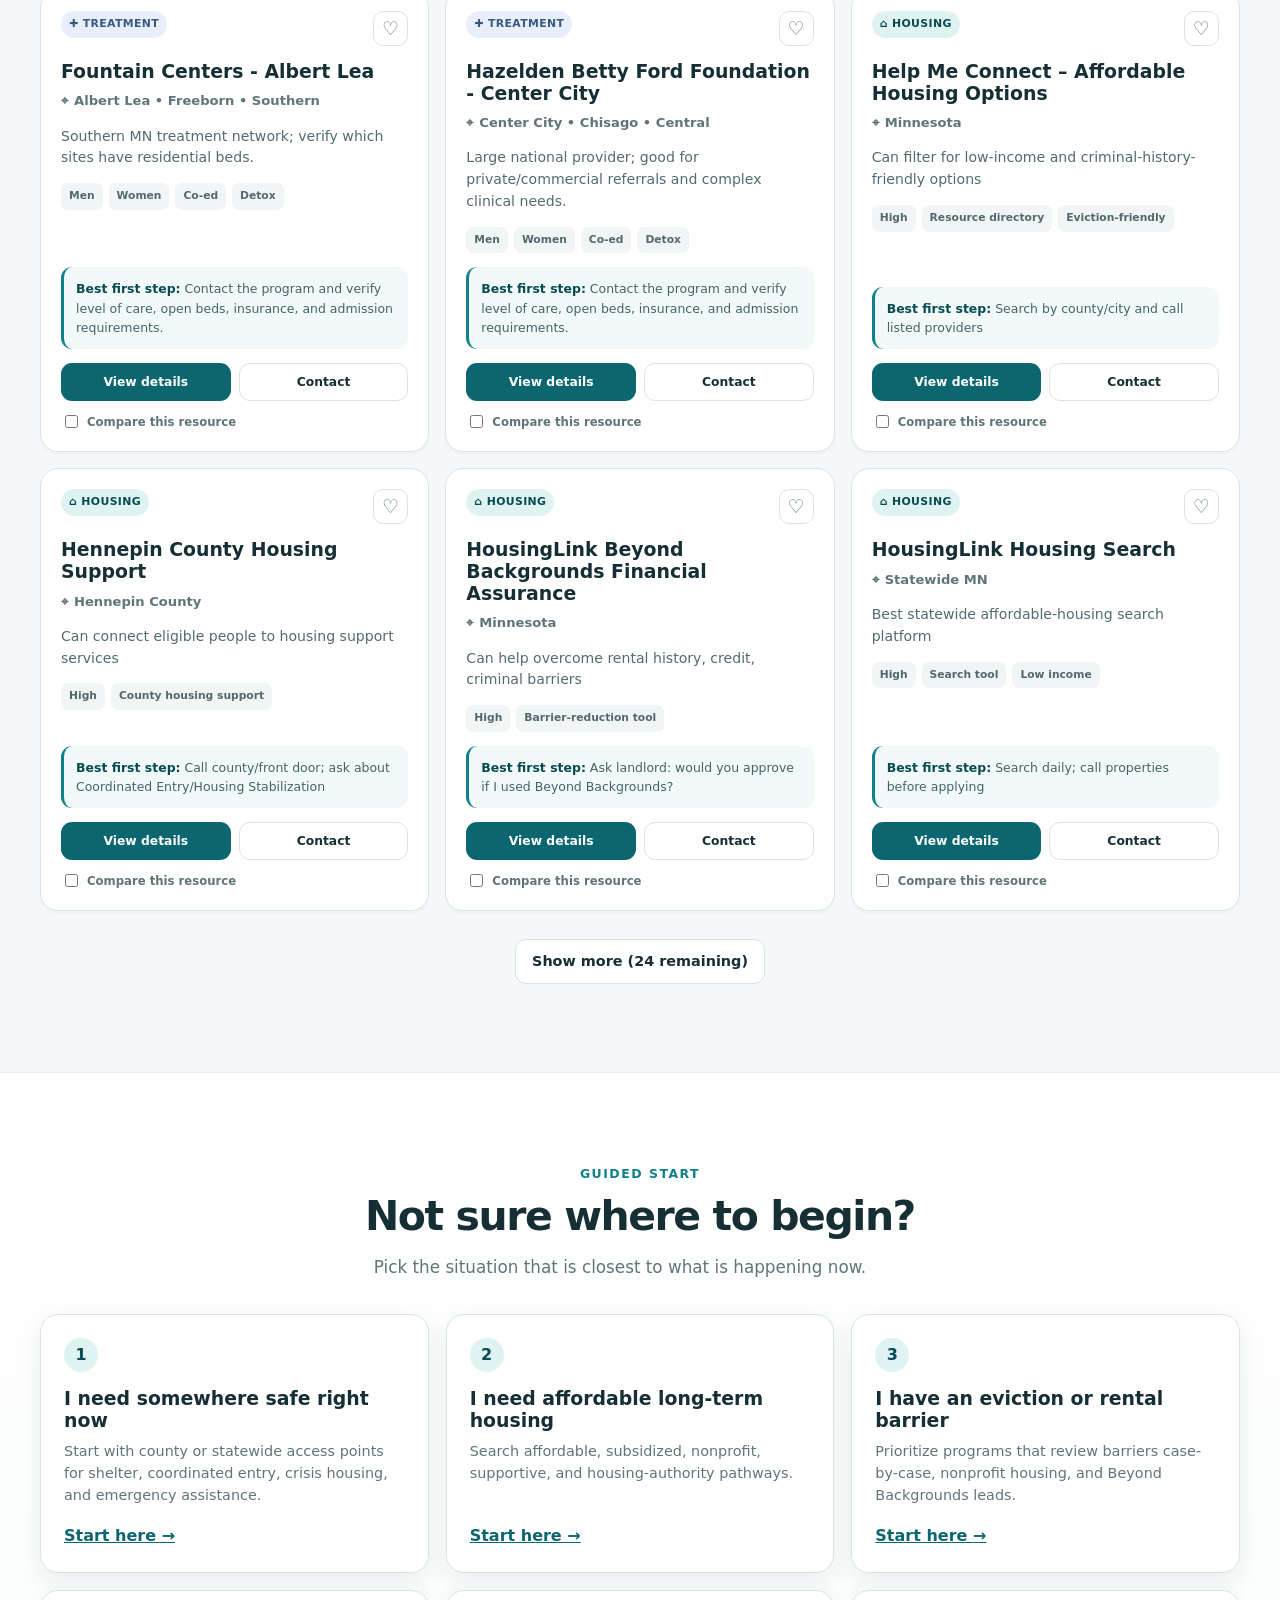
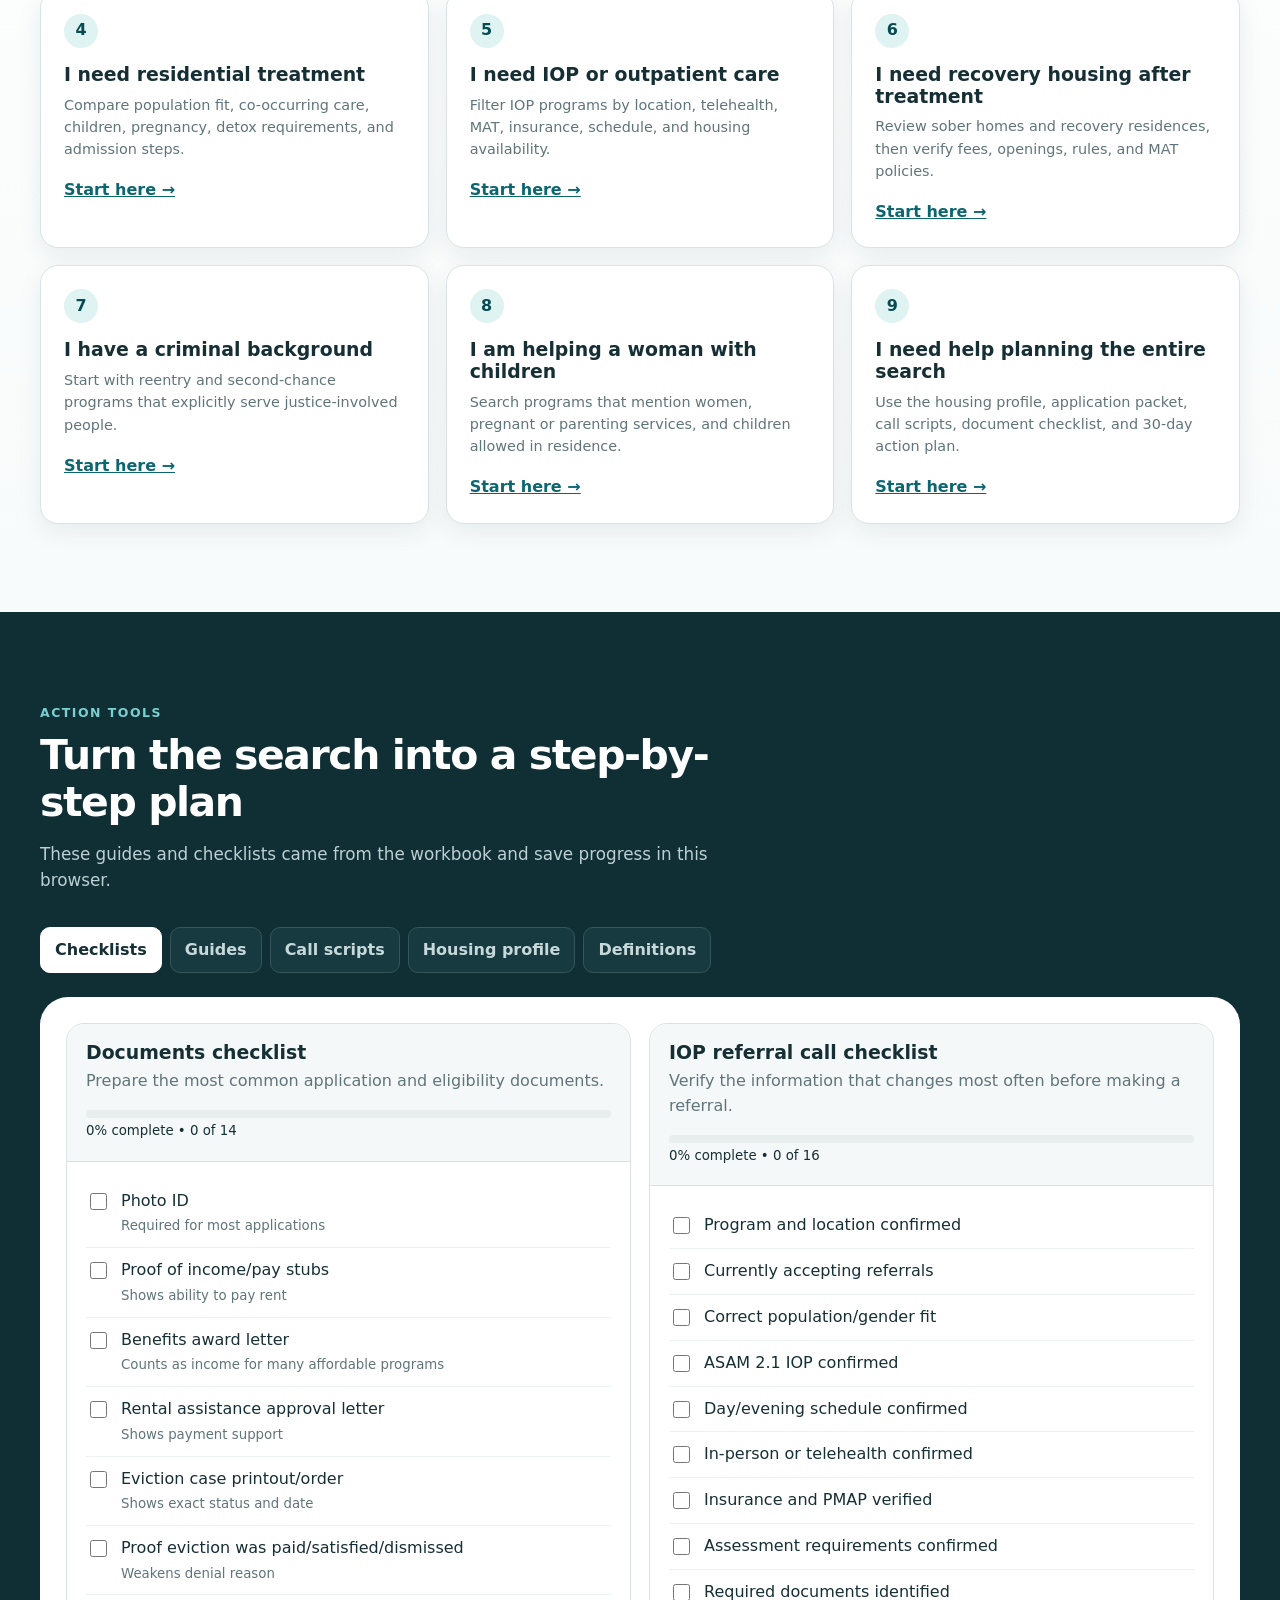
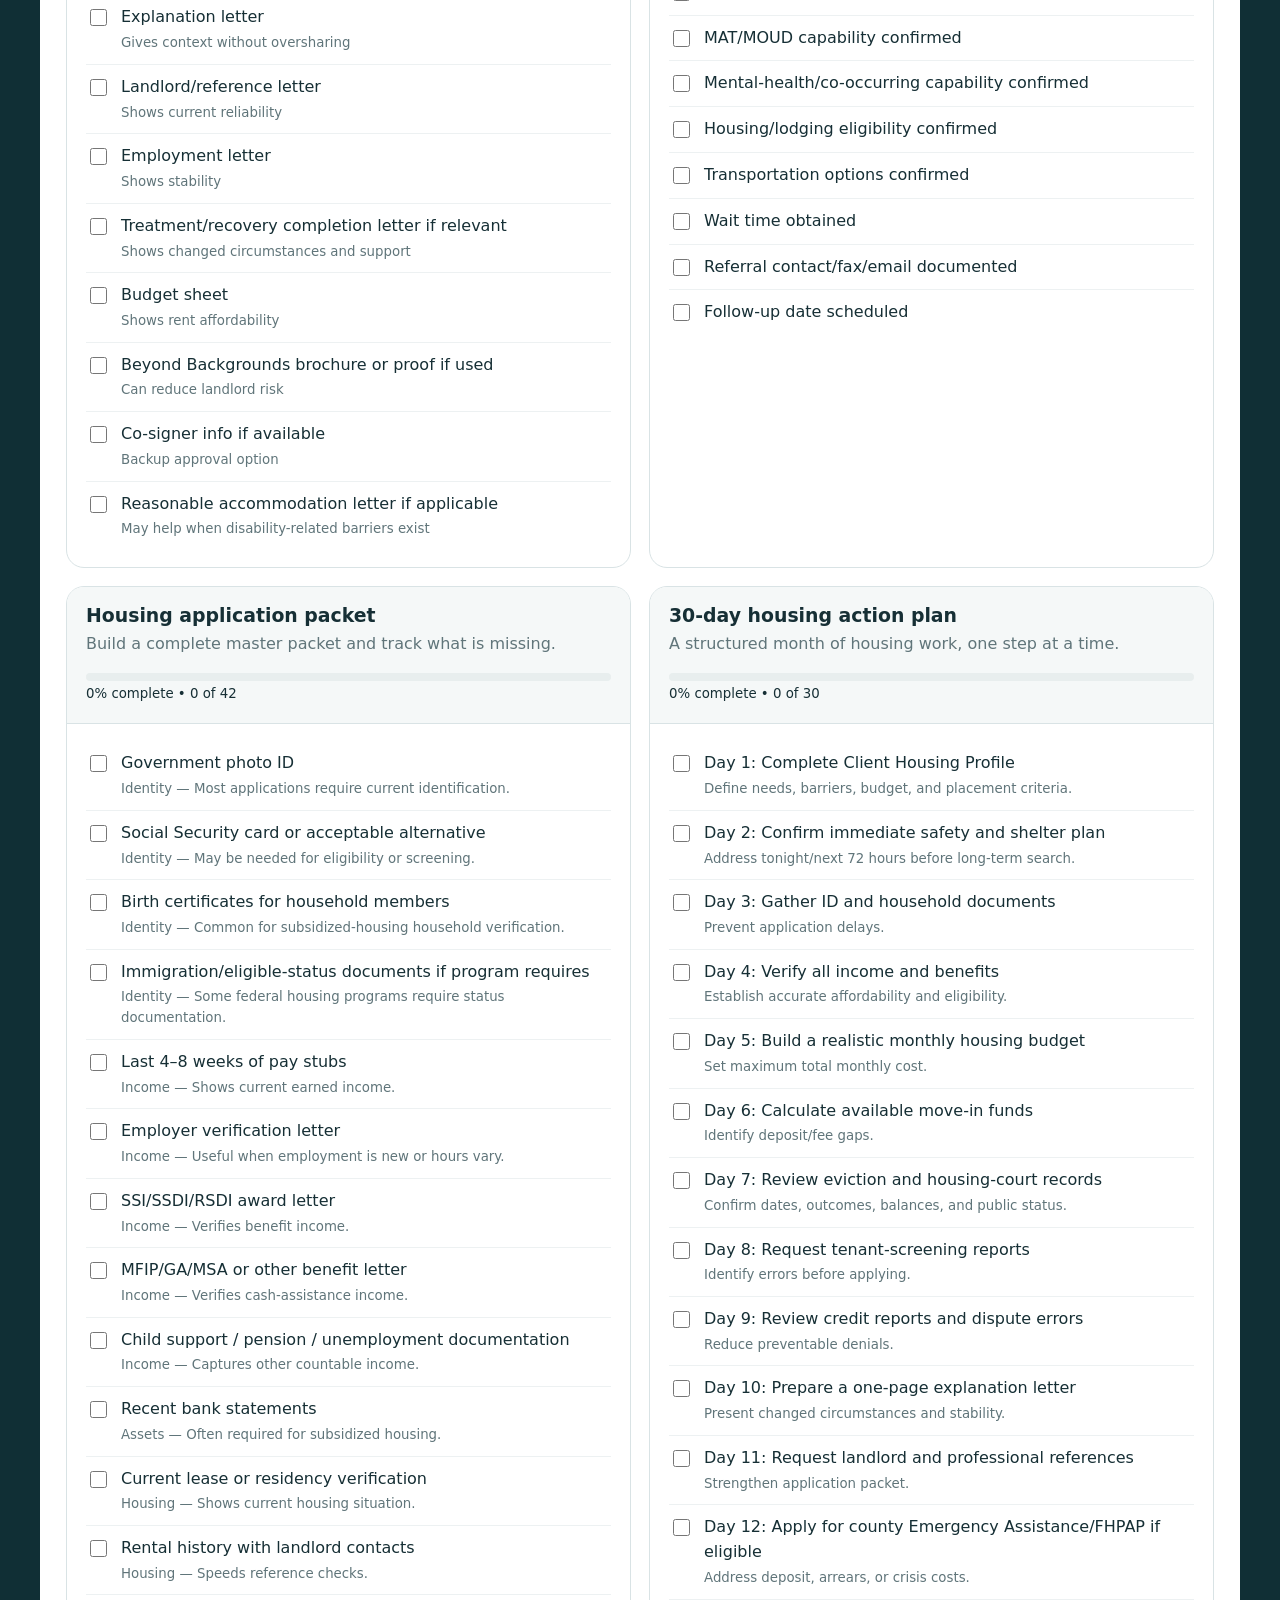
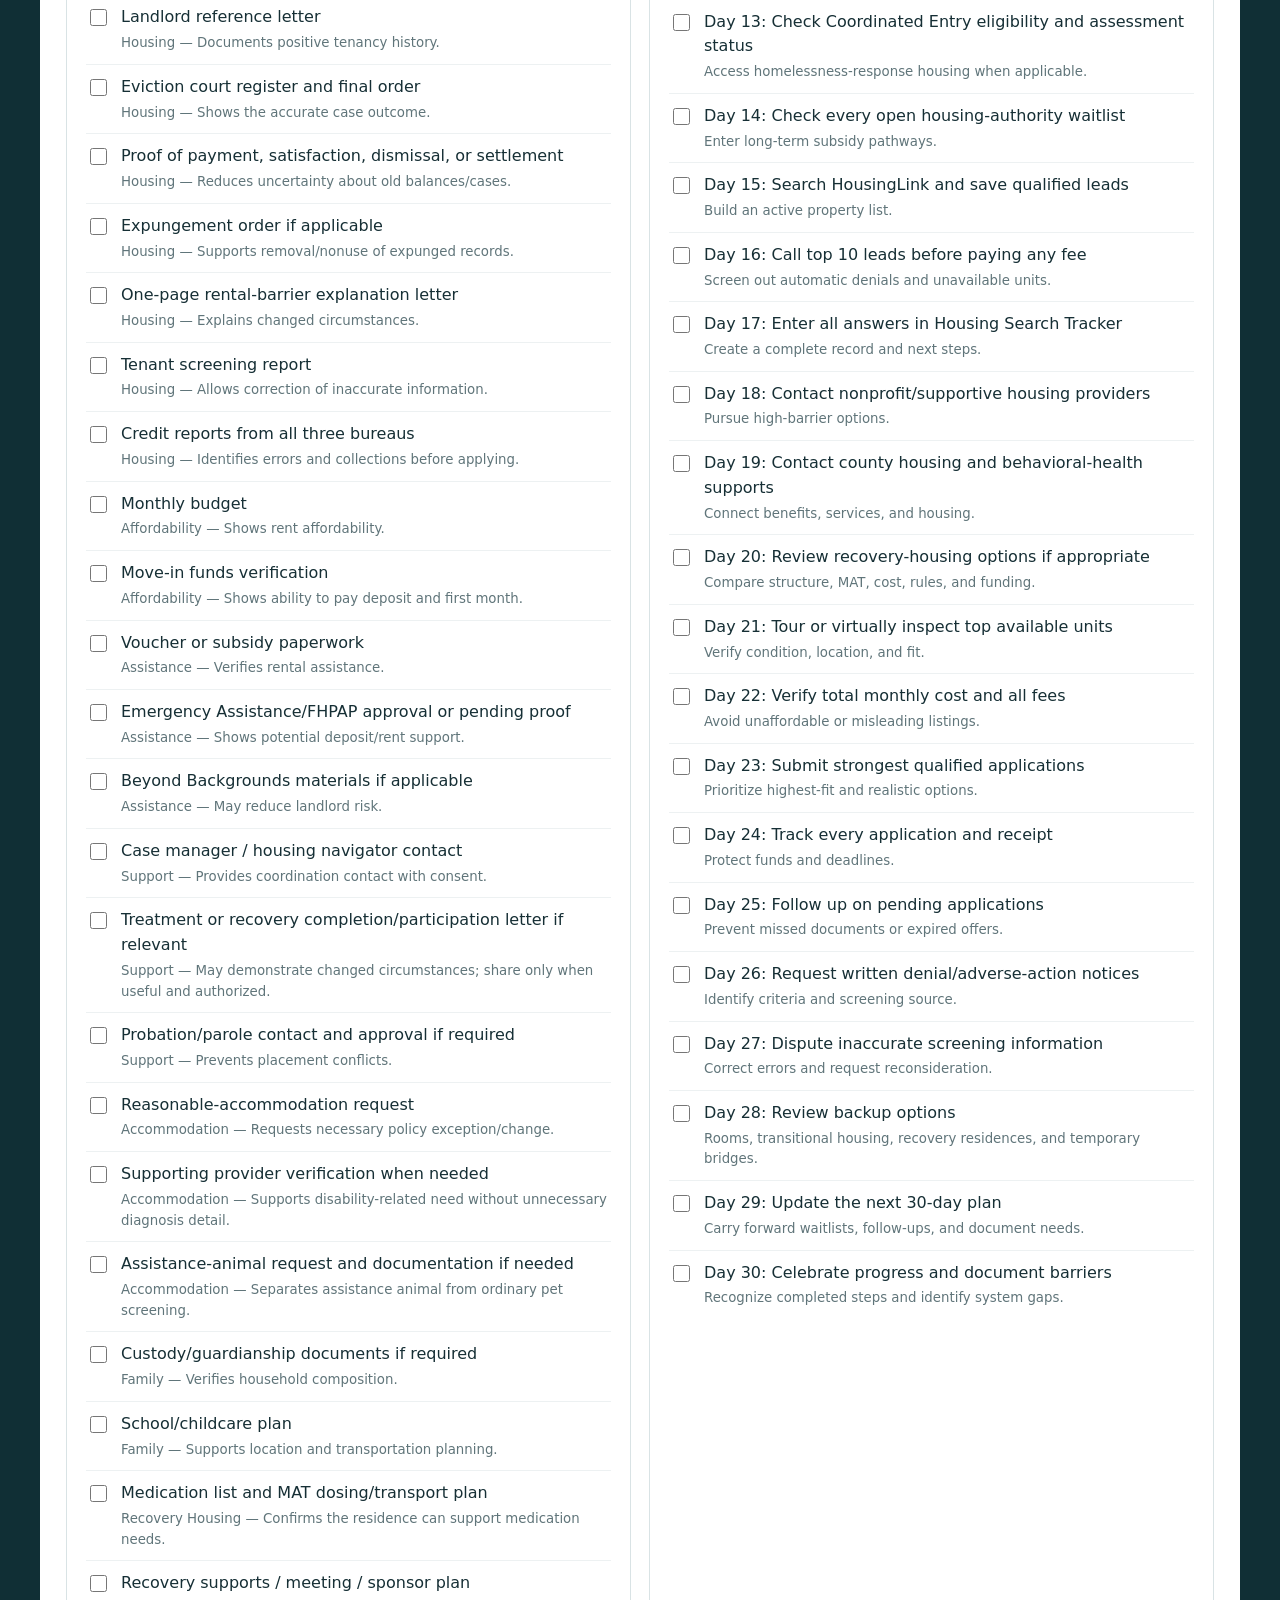
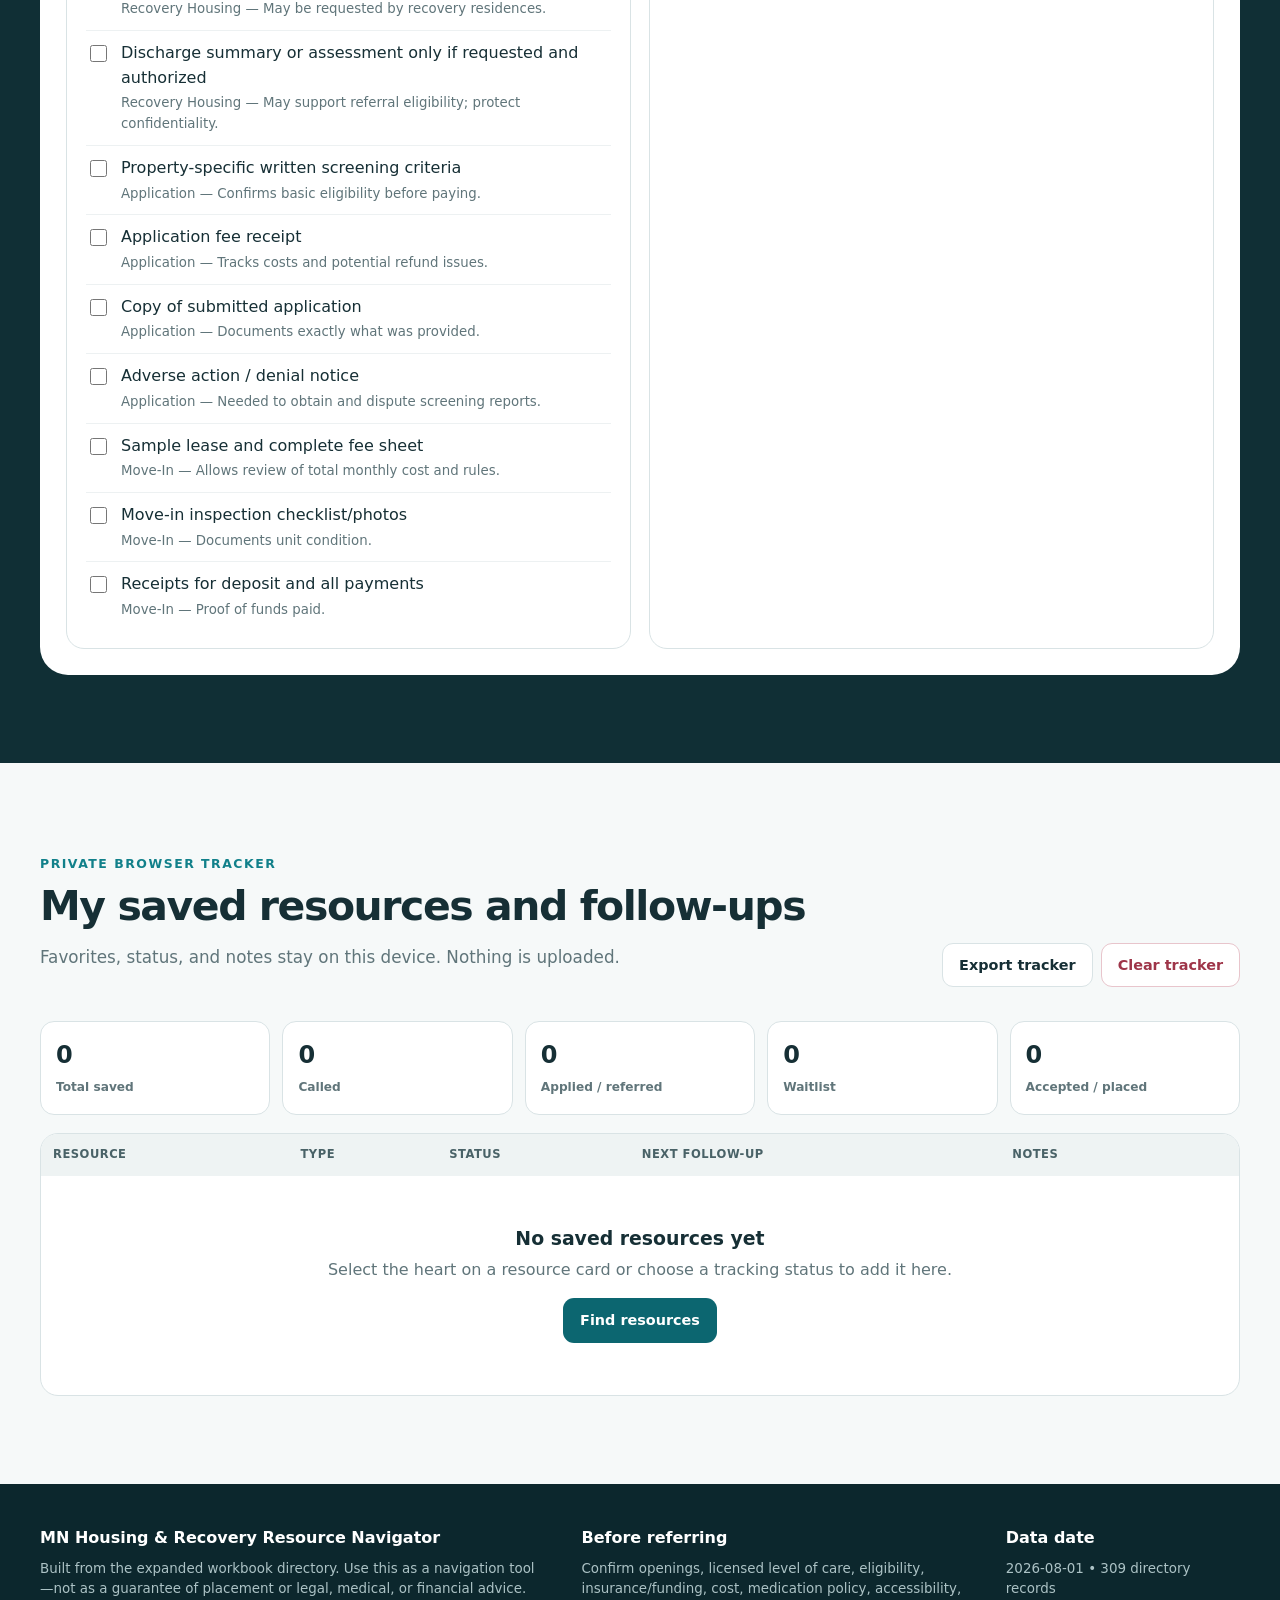
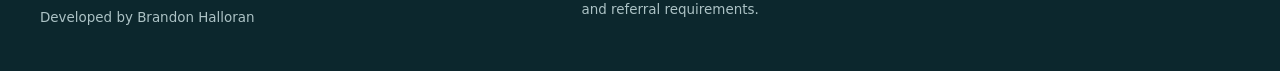
<file: resources.html>
<!doctype html>
<html lang="en">
<head>
  <meta charset="utf-8">
  <meta name="viewport" content="width=device-width, initial-scale=1">
  <meta name="description" content="Search Minnesota housing, treatment, IOP, sober housing, reentry, and coordinated access resources.">
  <meta name="theme-color" content="#0c6670">
  <link rel="icon" href="favicon.svg" type="image/svg+xml">
  <title>Housing & Treatment | MN Resource & Recovery Hub</title>
  <link rel="stylesheet" href="portal-nav.css">
  <link rel="stylesheet" href="resource-styles.css">
</head>
<body>
<div class="portal-bar" role="navigation" aria-label="Minnesota Resource & Recovery Hub">
  <div class="portal-bar-inner">
    <a class="portal-home" href="index.html"><span class="portal-mark">MN</span><span><strong>Resource & Recovery Hub</strong><small>One Minnesota support website</small></span></a>
    <nav class="portal-links" aria-label="Hub sections">
      <a href="resources.html" aria-current="page">Housing & Treatment</a>
      <a href="benefits.html">Benefits</a>
      <a href="meetings.html">Recovery Meetings</a>
    </nav>
  </div>
</div>

  <a class="skip-link" href="#main-content">Skip to main content</a>

  <header class="site-header">
    <div class="header-inner">
      <a class="brand" href="#top" aria-label="Minnesota Resource Navigator home">
        <span class="brand-mark" aria-hidden="true">
          <svg viewBox="0 0 52 52" role="img"><path d="M26 4 46 15v22L26 48 6 37V15L26 4Z" fill="currentColor" opacity=".16"/><path d="M16 31.5V22l10-7 10 7v9.5" fill="none" stroke="currentColor" stroke-width="3" stroke-linecap="round" stroke-linejoin="round"/><path d="M21 35v-9h10v9M12 36h28" fill="none" stroke="currentColor" stroke-width="3" stroke-linecap="round"/></svg>
        </span>
        <span><strong>MN Resource Navigator</strong><small>Housing • Treatment • Recovery</small></span>
      </a>
      <button class="menu-button" id="menuButton" aria-expanded="false" aria-controls="primaryNav">Menu</button>
      <nav class="primary-nav" id="primaryNav" aria-label="Primary navigation">
        <a href="#directory">Find resources</a>
        <a href="#guided-start">Where to start</a>
        <a href="#tools">Guides & tools</a>
        <a href="#tracker">My tracker <span class="nav-count" id="trackerCount">0</span></a>
      </nav>
    </div>
  </header>

  <main id="main-content">
    <section class="hero" id="top">
      <div class="hero-bg" aria-hidden="true"></div>
      <div class="container hero-grid">
        <div class="hero-copy">
          <span class="eyebrow">Minnesota resource directory</span>
          <h1>Find the right housing or treatment path without digging through dozens of lists.</h1>
          <p>Search affordable housing, residential treatment, IOP, recovery residences, reentry programs, and county access points—all in one place.</p>
          <form class="hero-search" id="heroSearchForm" role="search">
            <label class="sr-only" for="heroSearch">Search resources</label>
            <span aria-hidden="true">⌕</span>
            <input id="heroSearch" type="search" autocomplete="off" placeholder="Search by program, city, county, need, or service…">
            <button type="submit">Search</button>
          </form>
          <div class="hero-actions">
            <a class="button button-primary" href="#directory">Browse all resources</a>
            <a class="button button-ghost" href="#guided-start">Help me choose a path</a>
          </div>
        </div>
        <aside class="hero-panel" aria-label="Directory summary">
          <div class="hero-panel-top">
            <span class="live-dot" aria-hidden="true"></span>
            <span>Workbook directory converted to a web app</span>
          </div>
          <div class="stat-grid" id="heroStats"></div>
          <p class="verification-note"><strong>Always verify first.</strong> Openings, eligibility, insurance, costs, and referral rules can change.</p>
        </aside>
      </div>
    </section>

    <section class="section section-tight" aria-labelledby="category-heading">
      <div class="container">
        <div class="section-heading inline-heading">
          <div>
            <span class="eyebrow">Choose a category</span>
            <h2 id="category-heading">What are you looking for?</h2>
          </div>
          <p>Start broad, then narrow results using location, population, and service filters.</p>
        </div>
        <div class="category-grid" id="categoryGrid"></div>
      </div>
    </section>

    <section class="section directory-section" id="directory" aria-labelledby="directory-heading">
      <div class="container">
        <div class="section-heading">
          <span class="eyebrow">Searchable directory</span>
          <h2 id="directory-heading">Find programs and housing resources</h2>
          <p>Use keywords such as “women with children,” “MAT,” “eviction,” “veteran,” “telehealth,” or a city/county name.</p>
        </div>

        <div class="directory-toolbar">
          <div class="search-field">
            <label for="directorySearch">Search the directory</label>
            <div class="input-with-icon">
              <span aria-hidden="true">⌕</span>
              <input id="directorySearch" type="search" autocomplete="off" placeholder="Program, city, county, eligibility, service…">
              <button class="clear-search" id="clearSearch" type="button" aria-label="Clear search">×</button>
            </div>
          </div>
          <div class="toolbar-actions">
            <button class="button button-light" id="filterToggle" type="button" aria-expanded="false" aria-controls="filterPanel">Filters <span id="activeFilterCount">0</span></button>
            <button class="button button-light" id="favoritesToggle" type="button" aria-pressed="false">♡ Favorites</button>
            <button class="button button-light" id="exportButton" type="button">Export results</button>
            <button class="button button-light" id="printButton" type="button">Print</button>
          </div>
        </div>

        <div class="filter-panel" id="filterPanel">
          <div class="filter-grid">
            <div class="filter-group">
              <label for="typeFilter">Resource type</label>
              <select id="typeFilter"><option value="all">All resource types</option></select>
            </div>
            <div class="filter-group">
              <label for="locationFilter">City / county / area</label>
              <select id="locationFilter"><option value="all">All locations</option></select>
            </div>
            <div class="filter-group">
              <label for="populationFilter">Population</label>
              <select id="populationFilter"><option value="all">All populations</option></select>
            </div>
            <div class="filter-group">
              <label for="featureFilter">Need or feature</label>
              <select id="featureFilter">
                <option value="all">All needs and features</option>
                <option value="eviction">Eviction / rental barrier</option>
                <option value="criminal">Criminal background / reentry</option>
                <option value="low income">Low income / affordable</option>
                <option value="pregnant">Pregnant / parenting</option>
                <option value="children">Children allowed</option>
                <option value="co-occurring">Co-occurring mental health</option>
                <option value="mat">MAT support</option>
                <option value="telehealth">Telehealth</option>
                <option value="lgbtq">LGBTQ+ services</option>
                <option value="veteran">Veteran</option>
                <option value="youth">Youth / young adult</option>
              </select>
            </div>
            <div class="filter-group">
              <label for="sortFilter">Sort by</label>
              <select id="sortFilter">
                <option value="relevance">Best match</option>
                <option value="name">Program name</option>
                <option value="location">Location</option>
                <option value="priority">Priority</option>
              </select>
            </div>
          </div>
          <button class="text-button" id="resetFilters" type="button">Reset all filters</button>
        </div>

        <div class="results-header">
          <div><strong id="resultCount">0</strong> <span id="resultLabel">resources</span></div>
          <div class="view-toggle" role="group" aria-label="Results view">
            <button id="cardViewButton" type="button" class="active" aria-pressed="true">Cards</button>
            <button id="listViewButton" type="button" aria-pressed="false">Compact</button>
          </div>
        </div>

        <div class="active-filters" id="activeFilters" aria-live="polite"></div>
        <div class="resource-grid" id="resourceGrid"></div>
        <div class="empty-state" id="emptyState" hidden>
          <div class="empty-icon" aria-hidden="true">⌕</div>
          <h3>No exact matches found</h3>
          <p>Try removing a filter, using a nearby city or county, or searching a broader term.</p>
          <button class="button button-primary" id="emptyReset" type="button">Clear filters</button>
        </div>
        <div class="load-more-wrap"><button class="button button-light" id="loadMore" type="button">Show more resources</button></div>
      </div>
    </section>

    <section class="section path-section" id="guided-start" aria-labelledby="guided-heading">
      <div class="container">
        <div class="section-heading centered">
          <span class="eyebrow">Guided start</span>
          <h2 id="guided-heading">Not sure where to begin?</h2>
          <p>Pick the situation that is closest to what is happening now.</p>
        </div>
        <div class="path-grid" id="pathGrid"></div>
      </div>
    </section>

    <section class="section tools-section" id="tools" aria-labelledby="tools-heading">
      <div class="container">
        <div class="section-heading">
          <span class="eyebrow">Action tools</span>
          <h2 id="tools-heading">Turn the search into a step-by-step plan</h2>
          <p>These guides and checklists came from the workbook and save progress in this browser.</p>
        </div>
        <div class="tool-tabs" role="tablist" aria-label="Resource tools">
          <button role="tab" aria-selected="true" aria-controls="tool-checklists" id="tab-checklists">Checklists</button>
          <button role="tab" aria-selected="false" aria-controls="tool-guides" id="tab-guides">Guides</button>
          <button role="tab" aria-selected="false" aria-controls="tool-scripts" id="tab-scripts">Call scripts</button>
          <button role="tab" aria-selected="false" aria-controls="tool-profile" id="tab-profile">Housing profile</button>
          <button role="tab" aria-selected="false" aria-controls="tool-definitions" id="tab-definitions">Definitions</button>
        </div>

        <div class="tool-panel" id="tool-checklists" role="tabpanel" aria-labelledby="tab-checklists"></div>
        <div class="tool-panel" id="tool-guides" role="tabpanel" aria-labelledby="tab-guides" hidden></div>
        <div class="tool-panel" id="tool-scripts" role="tabpanel" aria-labelledby="tab-scripts" hidden></div>
        <div class="tool-panel" id="tool-profile" role="tabpanel" aria-labelledby="tab-profile" hidden></div>
        <div class="tool-panel" id="tool-definitions" role="tabpanel" aria-labelledby="tab-definitions" hidden></div>
      </div>
    </section>

    <section class="section tracker-section" id="tracker" aria-labelledby="tracker-heading">
      <div class="container">
        <div class="section-heading tracker-heading-row">
          <div>
            <span class="eyebrow">Private browser tracker</span>
            <h2 id="tracker-heading">My saved resources and follow-ups</h2>
            <p>Favorites, status, and notes stay on this device. Nothing is uploaded.</p>
          </div>
          <div class="tracker-actions">
            <button class="button button-light" id="exportTracker" type="button">Export tracker</button>
            <button class="button button-danger-ghost" id="clearTracker" type="button">Clear tracker</button>
          </div>
        </div>
        <div class="tracker-summary" id="trackerSummary"></div>
        <div class="tracker-table-wrap">
          <table class="tracker-table">
            <thead><tr><th>Resource</th><th>Type</th><th>Status</th><th>Next follow-up</th><th>Notes</th><th></th></tr></thead>
            <tbody id="trackerBody"></tbody>
          </table>
          <div class="empty-tracker" id="emptyTracker">
            <h3>No saved resources yet</h3>
            <p>Select the heart on a resource card or choose a tracking status to add it here.</p>
            <a class="button button-primary" href="#directory">Find resources</a>
          </div>
        </div>
      </div>
    </section>
  </main>

  <footer class="site-footer">
    <div class="container footer-grid">
      <div>
        <strong>MN Housing & Recovery Resource Navigator</strong>
        <p>Built from the expanded workbook directory. Use this as a navigation tool—not as a guarantee of placement or legal, medical, or financial advice.</p><p>Developed by Brandon Halloran</p>
      </div>
      <div>
        <strong>Before referring</strong>
        <p>Confirm openings, licensed level of care, eligibility, insurance/funding, cost, medication policy, accessibility, and referral requirements.</p>
      </div>
      <div>
        <strong>Data date</strong>
        <p id="footerDataDate"></p>
      </div>
    </div>
  </footer>

  <div class="compare-tray" id="compareTray" hidden>
    <div><strong><span id="compareCount">0</span> selected</strong><span>Compare up to 4 resources</span></div>
    <div><button class="button button-light" id="clearCompare" type="button">Clear</button><button class="button button-primary" id="openCompare" type="button">Compare</button></div>
  </div>

  <dialog class="resource-dialog" id="resourceDialog">
    <div class="dialog-shell">
      <button class="dialog-close" type="button" aria-label="Close">×</button>
      <div id="resourceDialogContent"></div>
    </div>
  </dialog>

  <dialog class="compare-dialog" id="compareDialog">
    <div class="dialog-shell wide">
      <button class="dialog-close" type="button" aria-label="Close">×</button>
      <div id="compareDialogContent"></div>
    </div>
  </dialog>

  <div class="toast" id="toast" role="status" aria-live="polite"></div>

  <script src="resource-data.js"></script>
  <script src="resource-app.js"></script>
</body>
</html>
</file>
<file: portal-nav.css>
.portal-bar{background:#0b2835;color:#fff;border-bottom:1px solid rgba(255,255,255,.12);position:sticky;z-index:120;font-family:Inter,ui-sans-serif,system-ui,-apple-system,BlinkMacSystemFont,"Segoe UI",sans-serif}
.portal-bar *{box-sizing:border-box}.portal-bar a{color:inherit;text-decoration:none}.portal-bar-inner{width:min(calc(100% - 36px),1200px);min-height:58px;margin:auto;display:flex;align-items:center;justify-content:space-between;gap:18px}.portal-home{display:flex;align-items:center;gap:10px;min-width:max-content}.portal-mark{width:34px;height:34px;border-radius:10px;background:#fff;color:#0b5661;display:grid;place-items:center;font-size:.72rem;font-weight:900;letter-spacing:.04em}.portal-home span:last-child{display:flex;flex-direction:column;line-height:1.05}.portal-home strong{font-size:.9rem}.portal-home small{margin-top:4px;color:#b9d5dc;font-size:.64rem;letter-spacing:.04em}.portal-links{display:flex;align-items:center;gap:5px;flex-wrap:wrap;justify-content:flex-end}.portal-links a{padding:8px 10px;border-radius:9px;font-size:.82rem;font-weight:750;color:#e8f4f7}.portal-links a:hover,.portal-links a:focus-visible{background:rgba(255,255,255,.12);outline:none}.portal-links a[aria-current="page"]{background:#fff;color:#0b3b47}
@media(max-width:760px){.portal-bar-inner{align-items:flex-start;flex-direction:column;padding:10px 0 12px;gap:8px}.portal-links{width:100%;justify-content:flex-start}.portal-links a{padding:7px 8px}.portal-home small{display:none}}
@media print{.portal-bar{display:none!important}}
</file>
<file: portal.css>
:root{--ink:#142e36;--muted:#62757b;--teal:#0b5661;--teal2:#117985;--mint:#e6f5f2;--sky:#eaf5fb;--gold:#f4b957;--goldsoft:#fff5df;--paper:#fff;--bg:#f5f9f8;--line:#d8e4e5;--shadow:0 18px 48px rgba(13,55,64,.10);--radius:22px;--max:1200px}*{box-sizing:border-box}html{scroll-behavior:smooth}body{margin:0;color:var(--ink);background:var(--bg);font-family:Inter,ui-sans-serif,system-ui,-apple-system,BlinkMacSystemFont,"Segoe UI",sans-serif;line-height:1.55}a{color:inherit}.hub-container{width:min(calc(100% - 36px),var(--max));margin:auto}.skip-link{position:fixed;left:14px;top:-60px;z-index:999;background:#fff;color:var(--ink);padding:10px 14px;border-radius:9px}.skip-link:focus{top:12px}.sr-only{position:absolute;width:1px;height:1px;padding:0;margin:-1px;overflow:hidden;clip:rect(0,0,0,0);white-space:nowrap;border:0}.hub-hero{position:relative;overflow:hidden;background:linear-gradient(140deg,#e6f6f2 0%,#f9fbfa 52%,#fff5df 100%);padding:84px 0 78px}.hub-glow{position:absolute;border-radius:999px;opacity:.48;pointer-events:none}.hub-glow-one{width:440px;height:440px;background:#d6eef7;right:-120px;top:-190px}.hub-glow-two{width:330px;height:330px;background:#fce7b8;left:42%;bottom:-240px}.hero-layout{position:relative;display:grid;grid-template-columns:minmax(0,1.35fr) minmax(320px,.65fr);gap:54px;align-items:center}.hub-eyebrow{display:inline-block;color:var(--teal2);font-size:.76rem;font-weight:850;letter-spacing:.12em;text-transform:uppercase;margin-bottom:10px}.hub-hero h1{font-size:clamp(2.45rem,5.5vw,5.05rem);line-height:1.01;letter-spacing:-.05em;margin:0 0 22px;max-width:900px}.hero-lead{font-size:1.12rem;color:var(--muted);max-width:770px;margin:0 0 26px}.global-search{background:#fff;border:1px solid var(--line);border-radius:16px;box-shadow:var(--shadow);padding:7px;display:grid;grid-template-columns:auto 1fr auto;align-items:center;gap:8px;max-width:860px}.global-search>span{font-size:1.4rem;color:var(--teal);padding-left:10px}.global-search input{border:0;outline:0;padding:12px 5px;font:inherit;min-width:0;background:transparent}.global-search button,.results-head button{border:0;border-radius:11px;background:var(--teal);color:#fff;padding:12px 16px;font-weight:800;cursor:pointer}.quick-links{display:flex;gap:8px;flex-wrap:wrap;margin-top:14px}.quick-links button{border:1px solid #cbdede;background:rgba(255,255,255,.8);padding:8px 11px;border-radius:999px;color:var(--teal);font-weight:750;cursor:pointer}.hero-summary{background:#0c3e48;color:#fff;border-radius:26px;padding:26px;box-shadow:0 24px 55px rgba(8,47,56,.18)}.summary-kicker{font-size:.72rem;text-transform:uppercase;letter-spacing:.12em;color:#acd8dc;font-weight:850}.summary-stat{display:grid;grid-template-columns:74px 1fr;gap:14px;align-items:center;padding:17px 0;border-bottom:1px solid rgba(255,255,255,.12)}.summary-stat strong{font-size:2.25rem;line-height:1}.summary-stat span{color:#e6f3f4;font-size:.9rem}.hero-summary>p{color:#b9d7da;margin:18px 0 0;font-size:.86rem}.hub-section{padding:76px 0}.section-heading{max-width:790px;margin-bottom:28px}.section-heading h2,.results-head h2,.trust-grid h2{font-size:clamp(1.9rem,3.5vw,3.35rem);line-height:1.08;letter-spacing:-.035em;margin:0 0 12px}.section-heading p{color:var(--muted);font-size:1.03rem;margin:0}.portal-cards{display:grid;grid-template-columns:repeat(3,1fr);gap:18px}.portal-card{display:flex;flex-direction:column;min-height:400px;text-decoration:none;background:#fff;border:1px solid var(--line);border-radius:var(--radius);padding:25px;box-shadow:0 10px 30px rgba(20,55,62,.06);transition:.18s transform,.18s box-shadow,.18s border}.portal-card:hover{transform:translateY(-4px);box-shadow:var(--shadow);border-color:#b9d2d5}.card-icon{width:52px;height:52px;border-radius:15px;display:grid;place-items:center;font-size:1.65rem;background:var(--mint);color:var(--teal);margin-bottom:18px}.benefits-card .card-icon{background:var(--sky);color:#225b8d}.meetings-card .card-icon{background:var(--goldsoft);color:#8a5a0f}.card-kicker{font-size:.72rem;text-transform:uppercase;letter-spacing:.1em;color:var(--muted);font-weight:850}.portal-card h3{font-size:1.6rem;margin:6px 0 10px}.portal-card p{color:var(--muted);margin:0 0 18px}.mini-stats{display:flex;gap:7px;flex-wrap:wrap;margin-top:auto;margin-bottom:20px}.mini-stats span{background:#f1f6f6;border-radius:999px;padding:6px 9px;font-size:.74rem;font-weight:750;color:#49666c}.portal-card>strong{color:var(--teal)}.alt-section{background:#eef5f4}.route-grid{display:grid;grid-template-columns:repeat(3,1fr);gap:13px}.route-grid a{display:flex;flex-direction:column;text-decoration:none;background:#fff;border:1px solid var(--line);border-radius:16px;padding:18px;min-height:120px}.route-grid strong{font-size:1.02rem;margin-bottom:8px}.route-grid span{font-size:.86rem;color:var(--muted)}.search-results-section{background:#fff;border-top:1px solid var(--line);border-bottom:1px solid var(--line)}.results-head{display:flex;justify-content:space-between;align-items:end;gap:20px}.results-head h2{margin-bottom:0}.results-head button{background:#edf3f3;color:var(--teal)}.global-count{color:var(--muted);margin:10px 0 20px}.global-results{display:grid;grid-template-columns:repeat(2,1fr);gap:12px}.search-result{display:grid;grid-template-columns:1fr auto;gap:15px;background:var(--bg);border:1px solid var(--line);border-radius:15px;padding:17px}.result-type{font-size:.7rem;text-transform:uppercase;letter-spacing:.08em;color:var(--teal2);font-weight:850}.search-result h3{margin:4px 0 5px;font-size:1rem}.search-result p{margin:0;color:var(--muted);font-size:.87rem}.result-meta{font-size:.74rem;color:#71858a;margin-top:8px}.search-result a{align-self:center;text-decoration:none;background:#fff;border:1px solid #c7d8da;border-radius:10px;padding:9px 11px;color:var(--teal);font-weight:800;font-size:.8rem}.trust-grid{display:grid;grid-template-columns:1fr 1fr;gap:50px;align-items:start}.trust-list p{padding:0 0 16px;margin:0 0 16px;border-bottom:1px solid var(--line);color:var(--muted)}.trust-list strong{color:var(--ink)}.hub-footer{background:#0b2835;color:#e7f0f2;padding:34px 0}.footer-grid{display:grid;grid-template-columns:1.1fr .8fr 1.1fr;gap:30px}.hub-footer p{color:#b9cdd2;margin:6px 0 0;font-size:.84rem}.hub-footer div>div:nth-child(2){display:flex;flex-direction:column;gap:6px}.hub-footer a{color:#fff;font-size:.86rem}
@media(max-width:900px){.hero-layout,.trust-grid{grid-template-columns:1fr}.portal-cards{grid-template-columns:1fr}.portal-card{min-height:0}.route-grid{grid-template-columns:1fr 1fr}.global-results{grid-template-columns:1fr}.footer-grid{grid-template-columns:1fr}.hero-summary{max-width:680px}}
@media(max-width:600px){.hub-hero{padding:56px 0 50px}.hub-section{padding:56px 0}.global-search{grid-template-columns:auto 1fr}.global-search button{grid-column:1/-1}.route-grid{grid-template-columns:1fr}.results-head{display:block}.results-head button{margin-top:14px}.search-result{grid-template-columns:1fr}.search-result a{justify-self:start}}
</file>
<file: meeting-styles.css>
:root {
  --ink: #102a2b;
  --ink-soft: #4b6161;
  --forest: #0f3d3e;
  --forest-2: #176566;
  --mint: #dff4ea;
  --mint-2: #effaf5;
  --gold: #f2b95f;
  --gold-soft: #fff3d9;
  --sky: #dceef4;
  --rose: #f7e5df;
  --paper: #fbfcfa;
  --white: #ffffff;
  --line: #d7e1de;
  --shadow: 0 18px 45px rgba(16, 42, 43, .09);
  --shadow-sm: 0 8px 22px rgba(16, 42, 43, .07);
  --radius: 22px;
  --radius-sm: 14px;
  --max: 1220px;
}

* { box-sizing: border-box; }
html { scroll-behavior: smooth; }
body {
  margin: 0;
  color: var(--ink);
  background: var(--paper);
  font-family: "DM Sans", system-ui, -apple-system, BlinkMacSystemFont, "Segoe UI", sans-serif;
  line-height: 1.58;
}
a { color: inherit; }
button, input, select { font: inherit; }
button, a { -webkit-tap-highlight-color: transparent; }
.sr-only { position: absolute; width: 1px; height: 1px; padding: 0; margin: -1px; overflow: hidden; clip: rect(0,0,0,0); white-space: nowrap; border: 0; }
.skip-link { position: fixed; top: 10px; left: 10px; transform: translateY(-160%); background: #fff; padding: .8rem 1rem; z-index: 1000; border-radius: 10px; box-shadow: var(--shadow); }
.skip-link:focus { transform: none; }

.container { width: min(calc(100% - 40px), var(--max)); margin: 0 auto; }
.site-header {
  position: sticky; top: 0; z-index: 60;
  background: rgba(251, 252, 250, .92);
  backdrop-filter: blur(16px);
  border-bottom: 1px solid rgba(215,225,222,.8);
}
.header-inner { width: min(calc(100% - 40px), var(--max)); margin: auto; min-height: 76px; display: flex; align-items: center; gap: 26px; }
.brand { display: inline-flex; align-items: center; gap: 10px; text-decoration: none; min-width: max-content; }
.brand-mark { width: 42px; height: 42px; display: inline-grid; place-items: center; border-radius: 13px; background: var(--forest); color: white; font-family: "Libre Franklin", sans-serif; font-size: .82rem; letter-spacing: .04em; }
.brand span:last-child { display: flex; flex-direction: column; line-height: 1.08; }
.brand strong { font-family: "Libre Franklin", sans-serif; font-size: .97rem; }
.brand small { margin-top: 4px; color: var(--ink-soft); font-weight: 700; letter-spacing: .12em; text-transform: uppercase; font-size: .64rem; }
.main-nav { display: flex; align-items: center; gap: 22px; margin-left: auto; }
.main-nav a { text-decoration: none; color: var(--ink-soft); font-size: .9rem; font-weight: 700; }
.main-nav a:hover { color: var(--forest-2); }
.header-action { margin-left: 8px; }

.btn { display: inline-flex; align-items: center; justify-content: center; gap: 8px; min-height: 44px; padding: .72rem 1rem; border-radius: 12px; border: 1px solid transparent; text-decoration: none; cursor: pointer; font-weight: 800; transition: transform .15s ease, box-shadow .15s ease, background .15s ease; }
.btn:hover { transform: translateY(-1px); }
.btn-primary { background: var(--forest); color: #fff; box-shadow: 0 10px 24px rgba(15,61,62,.2); }
.btn-primary:hover { background: #0b3132; }
.btn-secondary { background: var(--gold-soft); color: #644518; border-color: #efd8a6; }
.btn-ghost { background: white; color: var(--forest); border-color: var(--line); }
.text-button { border: 0; background: transparent; color: var(--forest); font-weight: 800; cursor: pointer; padding: 0; }
.text-button.active { color: #9b4c32; }

.hero { position: relative; overflow: hidden; padding: 82px 0 74px; background: linear-gradient(145deg, #eef8f2 0%, #fbfcfa 50%, #fdf7e9 100%); }
.hero-bg { position: absolute; border-radius: 999px; filter: blur(1px); opacity: .45; pointer-events: none; }
.hero-bg-one { width: 420px; height: 420px; background: var(--sky); right: -100px; top: -150px; }
.hero-bg-two { width: 310px; height: 310px; background: var(--gold-soft); left: 42%; bottom: -210px; }
.hero-grid { position: relative; display: grid; grid-template-columns: minmax(0, 1.35fr) minmax(330px, .65fr); gap: 56px; align-items: center; }
.eyebrow { margin: 0 0 10px; color: var(--forest-2); font-weight: 800; text-transform: uppercase; letter-spacing: .13em; font-size: .74rem; }
.hero h1, .section-heading h2 { font-family: "Libre Franklin", sans-serif; letter-spacing: -.035em; }
.hero h1 { max-width: 820px; margin: 0; font-size: clamp(2.8rem, 6vw, 5.65rem); line-height: .98; }
.hero-lead { max-width: 760px; color: var(--ink-soft); font-size: 1.12rem; margin: 24px 0 0; }
.hero-actions { display: flex; flex-wrap: wrap; gap: 12px; margin-top: 28px; }
.trust-row { display: flex; flex-wrap: wrap; gap: 10px 18px; margin-top: 28px; color: #496463; font-size: .84rem; font-weight: 700; }
.hero-panel { background: rgba(255,255,255,.88); border: 1px solid rgba(215,225,222,.9); border-radius: 26px; box-shadow: var(--shadow); padding: 26px; }
.panel-kicker { display: inline-flex; background: var(--mint); color: var(--forest); border-radius: 999px; padding: .3rem .7rem; font-size: .72rem; font-weight: 800; text-transform: uppercase; letter-spacing: .09em; }
.hero-panel h2 { margin: 14px 0 18px; font-size: 1.45rem; }
.quick-grid { display: grid; grid-template-columns: 1fr 1fr; gap: 9px; }
.quick-grid button { border: 1px solid var(--line); background: #fff; border-radius: 11px; padding: .75rem .8rem; color: var(--ink); text-align: left; font-weight: 700; cursor: pointer; }
.quick-grid button:hover { border-color: var(--forest-2); background: var(--mint-2); }
.mini-note { color: var(--ink-soft); margin: 16px 0 0; font-size: .84rem; }

.notice-strip { background: var(--forest); color: #eef8f2; }
.notice-inner { min-height: 62px; display: flex; justify-content: space-between; align-items: center; gap: 28px; padding: 12px 0; font-size: .87rem; }
.reviewed { color: #b9dcd1; white-space: nowrap; }

.section { padding: 86px 0; }
.intro-section { padding-bottom: 40px; }
.section-heading { max-width: 780px; margin-bottom: 34px; }
.section-heading h2 { margin: 0 0 14px; font-size: clamp(2rem, 4vw, 3.25rem); line-height: 1.05; }
.section-heading p:last-child { color: var(--ink-soft); margin: 0; }
.compact-heading { max-width: 930px; }
.split-heading { max-width: none; display: flex; justify-content: space-between; gap: 24px; align-items: end; }
.saved-summary { display: flex; gap: 18px; font-weight: 800; white-space: nowrap; padding-bottom: 8px; }
.stats-grid { display: grid; grid-template-columns: repeat(4, 1fr); gap: 14px; }
.stat-card { background: white; border: 1px solid var(--line); border-radius: var(--radius-sm); padding: 20px; box-shadow: var(--shadow-sm); }
.stat-card strong { display: block; font-family: "Libre Franklin", sans-serif; font-size: 2rem; line-height: 1; }
.stat-card span { color: var(--ink-soft); font-size: .84rem; }

.directory-section { padding-top: 54px; }
.finder-shell { background: white; border: 1px solid var(--line); border-radius: var(--radius); padding: 20px; box-shadow: var(--shadow-sm); margin-bottom: 28px; }
.search-row { display: grid; grid-template-columns: 1fr auto; gap: 12px; }
.search-box { display: flex; align-items: center; gap: 10px; background: var(--mint-2); border: 1px solid #c9dfd7; border-radius: 13px; min-height: 50px; padding: 0 14px; }
.search-box > span { font-size: 1.4rem; color: var(--forest-2); transform: rotate(-15deg); }
.search-box input { width: 100%; border: 0; background: transparent; outline: none; color: var(--ink); }
.filter-grid { margin-top: 14px; display: grid; grid-template-columns: 1.25fr 1fr 1fr 1fr 1fr; gap: 10px; }
.filter-grid label { display: flex; flex-direction: column; gap: 6px; }
.filter-grid label > span { color: var(--ink-soft); font-size: .72rem; font-weight: 800; text-transform: uppercase; letter-spacing: .06em; }
.filter-grid select { width: 100%; min-height: 44px; border-radius: 10px; border: 1px solid var(--line); background: #fff; padding: 0 10px; color: var(--ink); }
.active-filters { display: flex; flex-wrap: wrap; gap: 7px; margin-top: 12px; min-height: 1px; }
.filter-chip { display: inline-flex; align-items: center; gap: 6px; padding: .36rem .62rem; border-radius: 999px; background: var(--gold-soft); color: #745223; font-size: .75rem; font-weight: 800; }

.directory-layout { display: grid; grid-template-columns: minmax(0, 1fr) 310px; gap: 28px; align-items: start; }
.resource-grid { display: grid; grid-template-columns: repeat(2, minmax(0, 1fr)); gap: 16px; }
.resource-card { display: flex; flex-direction: column; min-height: 100%; background: white; border: 1px solid var(--line); border-radius: 18px; padding: 20px; box-shadow: var(--shadow-sm); transition: transform .15s ease, border-color .15s ease, box-shadow .15s ease; }
.resource-card:hover { transform: translateY(-2px); border-color: #b9ccc6; box-shadow: var(--shadow); }
.card-top { display: flex; justify-content: space-between; gap: 12px; align-items: start; }
.abbr { min-width: 48px; height: 48px; padding: 0 10px; display: inline-grid; place-items: center; border-radius: 14px; background: var(--forest); color: #fff; font-family: "Libre Franklin", sans-serif; font-weight: 800; font-size: .8rem; }
.card-title { flex: 1; }
.card-title h3 { margin: 0; font-size: 1.08rem; line-height: 1.25; }
.local-status { display: inline-flex; margin-top: 6px; color: var(--forest-2); font-size: .73rem; font-weight: 800; }
.save-btn { border: 1px solid var(--line); background: #fff; width: 38px; height: 38px; border-radius: 11px; cursor: pointer; font-size: 1.12rem; color: #7d8d8b; }
.save-btn.saved { background: var(--rose); color: #934f39; border-color: #efcfc4; }
.resource-card > p { color: var(--ink-soft); font-size: .88rem; margin: 14px 0; }
.tag-row { display: flex; flex-wrap: wrap; gap: 6px; margin-bottom: 14px; }
.tag { display: inline-flex; align-items: center; border-radius: 999px; padding: .26rem .55rem; background: #f3f6f5; border: 1px solid #e2e8e6; color: #526866; font-size: .7rem; font-weight: 700; }
.tag.pathway { background: var(--mint-2); color: var(--forest); border-color: #d4e9e0; }
.card-footer { margin-top: auto; display: grid; grid-template-columns: 1fr auto; gap: 8px; }
.card-footer a, .card-footer button { min-height: 42px; }
.card-footer .btn { font-size: .82rem; padding: .55rem .8rem; }
.details-btn { border: 1px solid var(--line); border-radius: 10px; background: white; font-weight: 800; color: var(--forest); cursor: pointer; padding: 0 .9rem; }
.sidebar-card { position: sticky; top: 100px; background: linear-gradient(180deg, #eef8f2, #fff); border: 1px solid #d2e4dc; border-radius: var(--radius); padding: 22px; box-shadow: var(--shadow-sm); }
.sidebar-card h3 { margin: 0 0 12px; }
.sidebar-card ol { padding-left: 1.2rem; margin: 0; color: var(--ink-soft); font-size: .86rem; }
.sidebar-card li { margin-bottom: 10px; }
.sidebar-callout { border-top: 1px solid var(--line); margin-top: 18px; padding-top: 18px; }
.sidebar-callout p { color: var(--ink-soft); font-size: .84rem; margin-bottom: 0; }
.empty-state { text-align: center; padding: 60px 20px; border: 1px dashed #b8cac4; border-radius: var(--radius); background: #fff; }
.empty-icon { font-size: 2rem; }

.comparison-section { background: #f1f7f4; }
.pathway-grid { display: grid; grid-template-columns: repeat(3, 1fr); gap: 15px; }
.pathway-card { background: white; border: 1px solid var(--line); border-radius: 18px; padding: 22px; }
.pathway-icon { width: 45px; height: 45px; display: grid; place-items: center; border-radius: 13px; background: var(--gold-soft); color: #765221; font-family: "Libre Franklin"; font-weight: 800; }
.pathway-card h3 { margin: 14px 0 8px; }
.pathway-card p { color: var(--ink-soft); font-size: .87rem; }
.pathway-card .examples { font-weight: 700; color: var(--forest-2); }

.two-column { display: grid; grid-template-columns: 1.2fr .8fr; gap: 50px; align-items: start; }
.left-heading { margin-bottom: 24px; }
.accordion-list { border-top: 1px solid var(--line); }
.term-item { border-bottom: 1px solid var(--line); }
.term-button { width: 100%; display: flex; justify-content: space-between; gap: 18px; align-items: center; border: 0; background: transparent; text-align: left; cursor: pointer; padding: 17px 2px; font-weight: 800; color: var(--ink); }
.term-button span:last-child { color: var(--forest-2); font-size: 1.2rem; }
.term-desc { display: none; color: var(--ink-soft); padding: 0 26px 18px 0; font-size: .9rem; }
.term-item.open .term-desc { display: block; }
.first-card { background: var(--forest); color: #f2fbf8; border-radius: 24px; padding: 28px; box-shadow: var(--shadow); }
.first-card h3 { margin: 0 0 12px; }
.first-card h3:not(:first-child) { margin-top: 26px; }
.check-list { list-style: none; padding: 0; margin: 0; }
.check-list li { position: relative; padding-left: 26px; margin: 11px 0; color: #d8ece6; font-size: .88rem; }
.check-list li::before { content: '✓'; position: absolute; left: 0; color: #f3c979; font-weight: 900; }
.safety-box { background: rgba(255,255,255,.09); border: 1px solid rgba(255,255,255,.16); border-radius: 14px; padding: 16px; margin-top: 24px; }
.safety-box p { color: #d8ece6; margin: 6px 0 0; font-size: .84rem; }

.source-section { background: #fffaf0; }
.source-notes { display: grid; grid-template-columns: repeat(2, 1fr); gap: 12px; }
.source-note { background: white; border: 1px solid #eadfc8; border-radius: 15px; padding: 17px; color: #655f52; font-size: .88rem; }
.source-actions { display: flex; gap: 10px; margin-top: 22px; }

.site-footer { background: #0b292a; color: #d7e9e4; padding: 50px 0; }
.footer-grid { display: grid; grid-template-columns: 1.4fr .7fr .7fr; gap: 36px; }
.footer-brand .brand-mark { background: #dff4ea; color: var(--forest); }
.footer-brand small { color: #a7c7be; }
.footer-grid p { color: #a7c7be; font-size: .83rem; max-width: 450px; }
.footer-grid > div:not(:first-child) { display: flex; flex-direction: column; gap: 8px; }
.footer-grid a { color: #d7e9e4; text-decoration: none; font-size: .84rem; }

.detail-dialog { width: min(680px, calc(100% - 30px)); border: 0; padding: 0; border-radius: 22px; box-shadow: 0 30px 90px rgba(0,0,0,.3); }
.detail-dialog::backdrop { background: rgba(6, 26, 27, .65); backdrop-filter: blur(4px); }
.dialog-close { position: absolute; right: 16px; top: 14px; border: 0; background: #eff5f2; width: 36px; height: 36px; border-radius: 10px; cursor: pointer; font-size: 1.25rem; z-index: 2; }
.dialog-body { padding: 28px; }
.dialog-head { padding-right: 45px; }
.dialog-head .abbr { margin-bottom: 14px; }
.dialog-head h2 { font-family: "Libre Franklin"; margin: 0; font-size: 1.7rem; }
.dialog-body p { color: var(--ink-soft); }
.detail-grid { display: grid; grid-template-columns: 1fr 1fr; gap: 10px; margin: 20px 0; }
.detail-box { background: #f5f8f7; border-radius: 12px; padding: 13px; }
.detail-box strong { display: block; font-size: .76rem; text-transform: uppercase; letter-spacing: .07em; color: var(--forest-2); margin-bottom: 5px; }
.detail-box span { font-size: .86rem; color: var(--ink); }
.dialog-actions { display: flex; gap: 10px; margin-top: 20px; }

@media (max-width: 1020px) {
  .main-nav { display: none; }
  .header-action { margin-left: auto; }
  .hero-grid { grid-template-columns: 1fr; }
  .hero-panel { max-width: 680px; }
  .filter-grid { grid-template-columns: repeat(2, 1fr); }
  .directory-layout { grid-template-columns: 1fr; }
  .sidebar-card { position: static; }
  .resource-grid { grid-template-columns: repeat(2, 1fr); }
  .pathway-grid { grid-template-columns: repeat(2, 1fr); }
  .two-column { grid-template-columns: 1fr; }
}

@media (max-width: 720px) {
  .container, .header-inner { width: min(calc(100% - 24px), var(--max)); }
  .header-inner { min-height: 66px; }
  .header-action { display: none; }
  .hero { padding: 58px 0 50px; }
  .hero h1 { font-size: clamp(2.55rem, 14vw, 4.2rem); }
  .hero-grid { gap: 32px; }
  .hero-lead { font-size: 1rem; }
  .quick-grid { grid-template-columns: 1fr; }
  .notice-inner { align-items: flex-start; flex-direction: column; gap: 5px; }
  .reviewed { white-space: normal; }
  .section { padding: 64px 0; }
  .stats-grid { grid-template-columns: repeat(2, 1fr); }
  .split-heading { align-items: flex-start; flex-direction: column; }
  .saved-summary { width: 100%; justify-content: space-between; }
  .search-row { grid-template-columns: 1fr; }
  .filter-grid { grid-template-columns: 1fr; }
  .resource-grid { grid-template-columns: 1fr; }
  .pathway-grid { grid-template-columns: 1fr; }
  .source-notes { grid-template-columns: 1fr; }
  .footer-grid { grid-template-columns: 1fr; }
  .detail-grid { grid-template-columns: 1fr; }
  .dialog-actions { flex-direction: column; }
}

@media print {
  .site-header, .hero, .notice-strip, .finder-shell, .sidebar-card, .comparison-section, .first-section, .source-section, .site-footer, .save-btn, .details-btn { display: none !important; }
  .directory-section { padding: 0; }
  .resource-grid { display: block; }
  .resource-card { break-inside: avoid; box-shadow: none; margin-bottom: 12px; }
  .card-footer { display: none; }
}
</file>
<file: resource-styles.css>
:root {
  --ink: #162f35;
  --muted: #60757a;
  --teal-900: #084b52;
  --teal-800: #0c6670;
  --teal-700: #11808a;
  --teal-100: #dff3f2;
  --teal-50: #f1faf9;
  --navy: #173a56;
  --sky: #e8f4fb;
  --orange: #e97a36;
  --orange-soft: #fff0e5;
  --gold: #c88b18;
  --rose: #b84e61;
  --green: #2f7d5a;
  --green-soft: #e7f5ed;
  --surface: #ffffff;
  --surface-2: #f5f8f8;
  --line: #d9e3e5;
  --shadow-sm: 0 8px 24px rgba(18, 53, 59, .08);
  --shadow-md: 0 20px 50px rgba(18, 53, 59, .14);
  --radius-sm: 10px;
  --radius: 18px;
  --radius-lg: 28px;
  --container: 1200px;
}

* { box-sizing: border-box; }
html { scroll-behavior: smooth; }
body {
  margin: 0;
  color: var(--ink);
  background: var(--surface);
  font-family: Inter, ui-sans-serif, system-ui, -apple-system, BlinkMacSystemFont, "Segoe UI", sans-serif;
  line-height: 1.55;
  -webkit-font-smoothing: antialiased;
}
button, input, select, textarea { font: inherit; }
button, a { -webkit-tap-highlight-color: transparent; }
a { color: var(--teal-800); }
img, svg { display: block; max-width: 100%; }
.sr-only {
  position: absolute; width: 1px; height: 1px; padding: 0; margin: -1px;
  overflow: hidden; clip: rect(0,0,0,0); white-space: nowrap; border: 0;
}
.skip-link {
  position: fixed; left: 16px; top: -60px; z-index: 1000; padding: 10px 14px;
  background: var(--ink); color: white; border-radius: 8px; text-decoration: none;
}
.skip-link:focus { top: 14px; }
.container { width: min(calc(100% - 36px), var(--container)); margin-inline: auto; }
.section { padding: 88px 0; }
.section-tight { padding: 64px 0 72px; }
.eyebrow {
  display: inline-block; margin-bottom: 10px; color: var(--teal-700); font-weight: 800;
  font-size: .78rem; letter-spacing: .12em; text-transform: uppercase;
}
h1, h2, h3, h4 { line-height: 1.15; margin-top: 0; color: var(--ink); }
h1 { font-size: clamp(2.35rem, 5vw, 4.75rem); letter-spacing: -.045em; margin-bottom: 22px; }
h2 { font-size: clamp(1.9rem, 3.2vw, 3.15rem); letter-spacing: -.035em; margin-bottom: 14px; }
h3 { font-size: 1.18rem; margin-bottom: 8px; }
p { margin-top: 0; color: var(--muted); }
.section-heading { margin-bottom: 34px; max-width: 760px; }
.section-heading p { font-size: 1.05rem; max-width: 720px; }
.section-heading.centered { text-align: center; margin-inline: auto; }
.inline-heading { max-width: none; display: flex; justify-content: space-between; align-items: end; gap: 40px; }
.inline-heading > p { max-width: 430px; margin-bottom: 6px; }
.portal-bar {
  position: sticky;
  top: 0;
  z-index: 80;
}
.site-header {
  position: sticky; top: 0; z-index: 80; background: rgba(255,255,255,.94);
  backdrop-filter: blur(16px); border-bottom: 1px solid rgba(217,227,229,.9);
}
.header-inner {
  width: min(calc(100% - 36px), var(--container)); margin-inline: auto; min-height: 74px;
  display: flex; align-items: center; justify-content: space-between; gap: 20px;
}
.brand { display: flex; align-items: center; gap: 12px; color: var(--ink); text-decoration: none; }
.brand-mark { width: 44px; height: 44px; display: grid; place-items: center; color: var(--teal-800); }
.brand strong { display: block; font-size: .98rem; }
.brand small { display: block; margin-top: 2px; color: var(--muted); font-size: .72rem; letter-spacing: .035em; }
.primary-nav { display: flex; align-items: center; gap: 8px; }
.primary-nav a {
  color: var(--ink); text-decoration: none; font-size: .93rem; font-weight: 700;
  padding: 10px 12px; border-radius: 10px;
}
.primary-nav a:hover, .primary-nav a:focus-visible { background: var(--teal-50); color: var(--teal-800); }
.nav-count { display: inline-grid; min-width: 21px; height: 21px; place-items: center; border-radius: 99px; background: var(--orange-soft); color: #9d4716; font-size: .7rem; padding-inline: 5px; }
.menu-button { display: none; border: 1px solid var(--line); border-radius: 9px; background: white; padding: 8px 12px; font-weight: 700; }

.hero { position: relative; overflow: hidden; padding: 82px 0 72px; background: linear-gradient(145deg, #f4fbfa 0%, #edf7fa 60%, #fff8f1 100%); }
.hero-bg::before, .hero-bg::after {
  content: ""; position: absolute; border-radius: 50%; pointer-events: none;
}
.hero-bg::before { width: 520px; height: 520px; right: -170px; top: -220px; background: rgba(17,128,138,.09); }
.hero-bg::after { width: 360px; height: 360px; left: -150px; bottom: -220px; background: rgba(233,122,54,.08); }
.hero-grid { position: relative; display: grid; grid-template-columns: minmax(0, 1.25fr) minmax(320px, .75fr); align-items: center; gap: 72px; }
.hero-copy > p { max-width: 760px; font-size: 1.18rem; }
.hero-search {
  margin-top: 32px; max-width: 760px; display: grid; grid-template-columns: auto 1fr auto; align-items: center;
  gap: 10px; background: white; padding: 9px; border: 1px solid #cddfe1; border-radius: 16px; box-shadow: var(--shadow-sm);
}
.hero-search > span { padding-left: 9px; color: var(--teal-700); font-size: 1.35rem; }
.hero-search input { min-width: 0; border: 0; outline: 0; padding: 11px 4px; color: var(--ink); }
.hero-search button { border: 0; border-radius: 11px; background: var(--teal-800); color: white; padding: 12px 22px; font-weight: 800; cursor: pointer; }
.hero-actions { display: flex; flex-wrap: wrap; gap: 12px; margin-top: 20px; }
.button {
  display: inline-flex; align-items: center; justify-content: center; gap: 7px; min-height: 42px;
  padding: 10px 16px; border-radius: 11px; border: 1px solid transparent; text-decoration: none;
  font-weight: 800; font-size: .9rem; cursor: pointer; transition: transform .16s ease, background .16s ease, border-color .16s ease;
}
.button:hover { transform: translateY(-1px); }
.button-primary { background: var(--teal-800); color: white; }
.button-primary:hover { background: var(--teal-900); }
.button-ghost { background: rgba(255,255,255,.66); border-color: #bcd4d7; color: var(--teal-900); }
.button-light { background: white; border-color: var(--line); color: var(--ink); }
.button-light:hover { border-color: #a7c4c8; background: var(--teal-50); }
.button-danger-ghost { background: white; border-color: #e8c5cc; color: #9e3549; }
.hero-panel { background: rgba(255,255,255,.88); border: 1px solid rgba(255,255,255,.95); border-radius: var(--radius-lg); box-shadow: var(--shadow-md); padding: 28px; }
.hero-panel-top { display: flex; align-items: center; gap: 9px; font-size: .8rem; font-weight: 800; color: var(--teal-900); margin-bottom: 24px; }
.live-dot { width: 9px; height: 9px; border-radius: 50%; background: #3fb37f; box-shadow: 0 0 0 5px rgba(63,179,127,.13); }
.stat-grid { display: grid; grid-template-columns: 1fr 1fr; gap: 12px; }
.stat-card { border-radius: 15px; padding: 15px; background: var(--surface-2); border: 1px solid #e4ecee; }
.stat-card strong { display: block; font-size: 1.75rem; color: var(--ink); }
.stat-card span { color: var(--muted); font-size: .75rem; font-weight: 700; }
.verification-note { margin: 22px 0 0; padding-top: 18px; border-top: 1px solid var(--line); font-size: .84rem; }

.category-grid { display: grid; grid-template-columns: repeat(6, 1fr); gap: 14px; }
.category-card {
  min-width: 0; background: white; border: 1px solid var(--line); border-radius: var(--radius); padding: 20px;
  text-align: left; cursor: pointer; transition: transform .18s ease, box-shadow .18s ease, border-color .18s ease;
}
.category-card:hover, .category-card:focus-visible { transform: translateY(-3px); box-shadow: var(--shadow-sm); border-color: #a9c9cc; }
.category-icon { width: 44px; height: 44px; display: grid; place-items: center; border-radius: 13px; margin-bottom: 18px; font-size: 1.3rem; background: var(--teal-100); }
.category-card[data-type="treatment"] .category-icon { background: #e9effa; }
.category-card[data-type="iop"] .category-icon { background: #f1eafa; }
.category-card[data-type="sober"] .category-icon { background: var(--green-soft); }
.category-card[data-type="reentry"] .category-icon { background: var(--orange-soft); }
.category-card[data-type="access"] .category-icon { background: #fff5d7; }
.category-card strong { display: block; margin-bottom: 5px; font-size: .98rem; }
.category-card small { color: var(--muted); }
.category-card .category-count { display: block; margin-top: 14px; color: var(--teal-800); font-weight: 800; font-size: .78rem; }

.directory-section { background: var(--surface-2); border-top: 1px solid #e8eeee; border-bottom: 1px solid #e8eeee; }
.directory-toolbar { display: flex; align-items: end; justify-content: space-between; gap: 20px; margin-bottom: 18px; }
.search-field { flex: 1; max-width: 700px; }
.search-field > label, .filter-group label { display: block; font-size: .77rem; font-weight: 800; margin-bottom: 7px; color: #405a60; }
.input-with-icon { display: grid; grid-template-columns: auto 1fr auto; align-items: center; gap: 7px; background: white; border: 1px solid #cddbdd; border-radius: 12px; padding: 0 9px; }
.input-with-icon:focus-within { border-color: var(--teal-700); box-shadow: 0 0 0 3px rgba(17,128,138,.12); }
.input-with-icon > span { color: var(--teal-700); font-size: 1.2rem; }
.input-with-icon input { width: 100%; border: 0; outline: 0; padding: 13px 3px; background: transparent; }
.clear-search { width: 30px; height: 30px; border: 0; background: transparent; color: var(--muted); font-size: 1.3rem; cursor: pointer; }
.toolbar-actions { display: flex; flex-wrap: wrap; justify-content: flex-end; gap: 8px; }
.filter-panel { display: none; background: white; border: 1px solid var(--line); border-radius: var(--radius); padding: 20px; margin-bottom: 20px; box-shadow: var(--shadow-sm); }
.filter-panel.open { display: block; }
.filter-grid { display: grid; grid-template-columns: repeat(5, minmax(0,1fr)); gap: 14px; }
.filter-group select { width: 100%; min-width: 0; padding: 11px 34px 11px 11px; border: 1px solid #cddbdd; border-radius: 9px; background: white; color: var(--ink); }
.text-button { margin-top: 14px; padding: 0; border: 0; background: none; color: var(--teal-800); text-decoration: underline; font-weight: 800; cursor: pointer; }
.results-header { display: flex; justify-content: space-between; align-items: center; margin: 24px 0 12px; color: var(--muted); }
.results-header strong { color: var(--ink); font-size: 1.1rem; }
.view-toggle { display: inline-flex; background: #e9efef; border-radius: 9px; padding: 3px; }
.view-toggle button { border: 0; background: transparent; padding: 7px 11px; border-radius: 7px; color: var(--muted); font-size: .78rem; font-weight: 800; cursor: pointer; }
.view-toggle button.active { background: white; color: var(--ink); box-shadow: 0 2px 6px rgba(26,56,61,.08); }
.active-filters { display: flex; flex-wrap: wrap; gap: 7px; min-height: 0; margin-bottom: 14px; }
.filter-chip { display: inline-flex; align-items: center; gap: 7px; padding: 6px 9px; border-radius: 99px; background: var(--teal-100); color: var(--teal-900); font-size: .75rem; font-weight: 800; }
.filter-chip button { border: 0; background: transparent; color: inherit; cursor: pointer; padding: 0; font-size: 1rem; line-height: 1; }
.resource-grid { display: grid; grid-template-columns: repeat(3, minmax(0,1fr)); gap: 16px; }
.resource-card { position: relative; display: flex; flex-direction: column; min-height: 345px; background: white; border: 1px solid var(--line); border-radius: var(--radius); padding: 20px; box-shadow: 0 3px 0 rgba(11,76,83,.025); transition: transform .18s ease, box-shadow .18s ease, border-color .18s ease; }
.resource-card:hover { transform: translateY(-2px); box-shadow: var(--shadow-sm); border-color: #b7cfd2; }
.resource-topline { display: flex; justify-content: space-between; align-items: start; gap: 10px; }
.type-badge { display: inline-flex; align-items: center; gap: 6px; padding: 5px 8px; border-radius: 99px; background: var(--teal-100); color: var(--teal-900); font-size: .68rem; font-weight: 900; letter-spacing: .035em; text-transform: uppercase; }
.type-badge.type-treatment { background: #e9effa; color: #385a82; }
.type-badge.type-iop { background: #f1eafa; color: #73508d; }
.type-badge.type-sober { background: var(--green-soft); color: #246244; }
.type-badge.type-reentry { background: var(--orange-soft); color: #995022; }
.type-badge.type-access { background: #fff3cf; color: #835d0e; }
.icon-button { width: 35px; height: 35px; display: grid; place-items: center; border: 1px solid var(--line); border-radius: 10px; background: white; color: var(--muted); cursor: pointer; font-size: 1.18rem; }
.icon-button.saved { background: #fff1f4; border-color: #efc4ce; color: var(--rose); }
.resource-card h3 { margin: 15px 0 8px; font-size: 1.18rem; }
.resource-location { display: flex; align-items: center; gap: 6px; min-height: 22px; color: var(--muted); font-size: .82rem; font-weight: 650; }
.resource-summary { margin: 13px 0 14px; font-size: .88rem; color: #526b70; display: -webkit-box; -webkit-line-clamp: 3; -webkit-box-orient: vertical; overflow: hidden; }
.tag-row { display: flex; flex-wrap: wrap; gap: 6px; margin-bottom: 14px; }
.tag { max-width: 100%; overflow: hidden; text-overflow: ellipsis; white-space: nowrap; padding: 5px 8px; background: #f1f5f5; border-radius: 7px; color: #52696d; font-size: .67rem; font-weight: 750; }
.first-step { margin-top: auto; padding: 12px; border-radius: 11px; background: var(--teal-50); border-left: 3px solid var(--teal-700); font-size: .78rem; color: #466368; }
.first-step strong { color: var(--teal-900); }
.resource-actions { display: flex; flex-wrap: wrap; gap: 8px; margin-top: 14px; }
.resource-actions .button { flex: 1; min-height: 38px; padding: 8px 10px; font-size: .77rem; }
.compare-check { display: inline-flex; align-items: center; gap: 6px; margin-top: 11px; color: var(--muted); font-size: .73rem; font-weight: 700; }
.compare-check input { accent-color: var(--teal-800); }
.resource-grid.compact { grid-template-columns: 1fr; gap: 9px; }
.resource-grid.compact .resource-card { min-height: 0; display: grid; grid-template-columns: minmax(220px, 1.2fr) minmax(160px,.8fr) minmax(220px,1.4fr) auto; align-items: center; gap: 18px; padding: 14px 16px; }
.resource-grid.compact .resource-topline { align-items: center; }
.resource-grid.compact .resource-card h3 { margin: 5px 0 3px; }
.resource-grid.compact .resource-summary { margin: 0; -webkit-line-clamp: 2; }
.resource-grid.compact .tag-row, .resource-grid.compact .first-step, .resource-grid.compact .compare-check { display: none; }
.resource-grid.compact .resource-actions { margin: 0; min-width: 175px; }
.load-more-wrap { display: flex; justify-content: center; margin-top: 28px; }
.empty-state { text-align: center; padding: 60px 20px; background: white; border: 1px dashed #bfcfd2; border-radius: var(--radius); }
.empty-icon { font-size: 2.4rem; color: var(--teal-700); }

.path-section { background: linear-gradient(180deg,#fff 0%,#f8fbfb 100%); }
.path-grid { display: grid; grid-template-columns: repeat(3, minmax(0,1fr)); gap: 17px; }
.path-card { background: white; border: 1px solid var(--line); border-radius: var(--radius); padding: 23px; box-shadow: var(--shadow-sm); }
.path-number { width: 34px; height: 34px; display: grid; place-items: center; border-radius: 50%; background: var(--teal-100); color: var(--teal-900); font-weight: 900; margin-bottom: 16px; }
.path-card p { font-size: .9rem; min-height: 70px; }
.path-card button { border: 0; background: none; padding: 0; color: var(--teal-800); text-decoration: underline; font-weight: 800; cursor: pointer; }

.tools-section { background: #102f35; color: white; }
.tools-section h2, .tools-section h3, .tools-section h4 { color: white; }
.tools-section .section-heading p { color: #bcd0d3; }
.tools-section .eyebrow { color: #79d0d1; }
.tool-tabs { display: flex; gap: 8px; overflow-x: auto; margin-bottom: 22px; padding-bottom: 2px; }
.tool-tabs button { white-space: nowrap; border: 1px solid #36555a; border-radius: 10px; background: #173a40; color: #c6d8da; padding: 10px 14px; font-weight: 800; cursor: pointer; }
.tool-tabs button[aria-selected="true"] { background: white; border-color: white; color: var(--ink); }
.tool-panel { background: white; color: var(--ink); border-radius: var(--radius-lg); padding: 26px; min-height: 300px; }
.tool-panel h3, .tool-panel h4 { color: var(--ink); }
.tool-panel p { color: var(--muted); }
.tool-grid { display: grid; grid-template-columns: repeat(2, minmax(0,1fr)); gap: 18px; }
.tool-card { border: 1px solid var(--line); border-radius: var(--radius); overflow: hidden; }
.tool-card-header { padding: 18px 19px; background: var(--surface-2); border-bottom: 1px solid var(--line); }
.tool-card-header h3 { margin-bottom: 5px; }
.tool-card-body { padding: 17px 19px; }
.checklist { list-style: none; padding: 0; margin: 0; }
.checklist li { display: grid; grid-template-columns: auto 1fr; gap: 11px; padding: 10px 0; border-bottom: 1px solid #edf1f2; }
.checklist li:last-child { border-bottom: 0; }
.checklist input { margin-top: 4px; width: 17px; height: 17px; accent-color: var(--teal-800); }
.checklist label { cursor: pointer; }
.checklist label small { display: block; color: var(--muted); margin-top: 3px; }
.progress-bar { height: 8px; background: #e8eeee; border-radius: 99px; overflow: hidden; margin-top: 12px; }
.progress-bar > span { display: block; height: 100%; width: 0; background: var(--teal-700); border-radius: inherit; transition: width .2s ease; }
.accordion-list { display: grid; gap: 10px; }
.accordion-list details { border: 1px solid var(--line); border-radius: 12px; background: white; }
.accordion-list summary { cursor: pointer; padding: 15px 17px; font-weight: 850; list-style: none; display: flex; justify-content: space-between; gap: 15px; }
.accordion-list summary::-webkit-details-marker { display: none; }
.accordion-list summary::after { content: "+"; color: var(--teal-800); font-size: 1.25rem; }
.accordion-list details[open] summary::after { content: "−"; }
.accordion-content { padding: 0 17px 17px; }
.detail-grid { display: grid; grid-template-columns: repeat(2,minmax(0,1fr)); gap: 12px; }
.detail-item { padding: 12px; border-radius: 10px; background: var(--surface-2); }
.detail-item strong { display: block; font-size: .72rem; text-transform: uppercase; letter-spacing: .045em; color: #557076; margin-bottom: 3px; }
.script-card { border: 1px solid var(--line); border-radius: 14px; padding: 18px; background: #fbfdfd; }
.script-card blockquote { margin: 10px 0 14px; padding: 15px; border-left: 4px solid var(--teal-700); background: white; border-radius: 0 10px 10px 0; color: #314b50; }
.copy-button { border: 1px solid var(--line); border-radius: 8px; background: white; padding: 7px 10px; font-weight: 800; color: var(--teal-800); cursor: pointer; }
.profile-form { display: grid; grid-template-columns: repeat(2,minmax(0,1fr)); gap: 16px; }
.profile-section { grid-column: 1 / -1; margin: 10px 0 0; padding-bottom: 8px; border-bottom: 1px solid var(--line); }
.form-field label { display: block; font-size: .76rem; font-weight: 800; color: #476167; margin-bottom: 6px; }
.form-field input, .form-field textarea { width: 100%; border: 1px solid #cbd9dc; border-radius: 9px; padding: 10px 11px; }
.form-field textarea { min-height: 76px; resize: vertical; }
.form-actions { grid-column: 1 / -1; display: flex; flex-wrap: wrap; gap: 9px; padding-top: 8px; }
.table-scroll { overflow-x: auto; border: 1px solid var(--line); border-radius: 12px; }
.data-table { width: 100%; border-collapse: collapse; font-size: .84rem; }
.data-table th { background: var(--surface-2); color: #3e585e; text-align: left; padding: 11px; border-bottom: 1px solid var(--line); white-space: nowrap; }
.data-table td { padding: 11px; border-bottom: 1px solid #edf1f2; vertical-align: top; min-width: 150px; }
.data-table tr:last-child td { border-bottom: 0; }

.tracker-section { background: #f6f9f9; }
.tracker-heading-row { max-width: none; display: flex; justify-content: space-between; gap: 30px; align-items: end; }
.tracker-actions { display: flex; gap: 8px; }
.tracker-summary { display: grid; grid-template-columns: repeat(5,1fr); gap: 12px; margin-bottom: 18px; }
.tracker-stat { background: white; border: 1px solid var(--line); border-radius: 14px; padding: 15px; }
.tracker-stat strong { display: block; font-size: 1.5rem; }
.tracker-stat span { color: var(--muted); font-size: .76rem; font-weight: 750; }
.tracker-table-wrap { background: white; border: 1px solid var(--line); border-radius: var(--radius); overflow: hidden; }
.tracker-table { width: 100%; border-collapse: collapse; }
.tracker-table th { background: #eef3f3; text-align: left; color: #496267; padding: 12px; font-size: .72rem; text-transform: uppercase; letter-spacing: .045em; }
.tracker-table td { border-top: 1px solid #edf1f2; padding: 12px; vertical-align: top; font-size: .84rem; }
.tracker-table select, .tracker-table input, .tracker-table textarea { width: 100%; border: 1px solid #ccdadd; border-radius: 8px; padding: 8px; background: white; }
.tracker-table textarea { min-width: 220px; min-height: 62px; resize: vertical; }
.tracker-resource strong { display: block; margin-bottom: 3px; }
.tracker-resource small { color: var(--muted); }
.empty-tracker { text-align: center; padding: 52px 20px; }

.site-footer { background: #0c272d; color: white; padding: 42px 0; }
.footer-grid { display: grid; grid-template-columns: 1.3fr 1fr .6fr; gap: 34px; }
.site-footer p { color: #acc2c5; font-size: .84rem; margin: 8px 0 0; }

.compare-tray { position: fixed; z-index: 70; left: 50%; bottom: 18px; transform: translateX(-50%); width: min(calc(100% - 28px), 680px); display: flex; justify-content: space-between; align-items: center; gap: 18px; padding: 12px 14px; border: 1px solid #c7d9db; border-radius: 16px; background: rgba(255,255,255,.97); box-shadow: var(--shadow-md); }
.compare-tray > div:first-child { display: flex; flex-direction: column; }
.compare-tray > div:last-child { display: flex; gap: 7px; }
.compare-tray span { color: var(--muted); font-size: .75rem; }

dialog { border: 0; padding: 0; background: transparent; max-width: none; max-height: none; }
dialog::backdrop { background: rgba(8,33,38,.66); backdrop-filter: blur(4px); }
.dialog-shell { position: relative; width: min(calc(100vw - 28px), 720px); max-height: calc(100vh - 42px); overflow: auto; background: white; border-radius: var(--radius-lg); box-shadow: var(--shadow-md); padding: 28px; }
.dialog-shell.wide { width: min(calc(100vw - 28px), 1080px); }
.dialog-close { position: sticky; z-index: 2; float: right; top: 0; width: 38px; height: 38px; border: 1px solid var(--line); border-radius: 11px; background: white; color: var(--ink); font-size: 1.35rem; cursor: pointer; }
.dialog-kicker { color: var(--teal-700); font-weight: 850; font-size: .76rem; text-transform: uppercase; letter-spacing: .06em; }
.dialog-title { padding-right: 44px; margin: 7px 0 8px; font-size: 2rem; }
.dialog-meta { display: flex; flex-wrap: wrap; gap: 8px 15px; color: var(--muted); font-size: .86rem; margin-bottom: 18px; }
.dialog-summary { background: var(--teal-50); border-radius: 13px; padding: 16px; margin: 16px 0; }
.dialog-detail-list { display: grid; grid-template-columns: repeat(2,minmax(0,1fr)); gap: 10px; }
.dialog-detail { background: #f6f9f9; border: 1px solid #e4ebec; border-radius: 11px; padding: 12px; }
.dialog-detail strong { display: block; color: #4f686d; font-size: .7rem; text-transform: uppercase; letter-spacing: .04em; margin-bottom: 4px; }
.dialog-contact { display: flex; flex-wrap: wrap; gap: 8px; margin: 18px 0; }
.tracking-box { margin-top: 20px; border-top: 1px solid var(--line); padding-top: 18px; }
.tracking-grid { display: grid; grid-template-columns: 1fr 1fr; gap: 12px; }
.tracking-grid label { display: block; font-size: .75rem; font-weight: 800; color: #4a6469; margin-bottom: 5px; }
.tracking-grid select, .tracking-grid input, .tracking-grid textarea { width: 100%; border: 1px solid #cad8da; border-radius: 9px; padding: 9px; }
.tracking-grid .full { grid-column: 1 / -1; }
.tracking-grid textarea { min-height: 85px; resize: vertical; }
.compare-table { width: 100%; border-collapse: collapse; font-size: .82rem; }
.compare-table th, .compare-table td { padding: 12px; border: 1px solid #dde6e7; text-align: left; vertical-align: top; min-width: 180px; }
.compare-table th:first-child { min-width: 140px; background: #eef3f3; }
.compare-table thead th { background: var(--teal-50); }
.toast { position: fixed; z-index: 120; left: 50%; bottom: 22px; transform: translate(-50%, 20px); opacity: 0; pointer-events: none; background: #102f35; color: white; border-radius: 10px; padding: 10px 14px; box-shadow: var(--shadow-md); transition: opacity .2s ease, transform .2s ease; font-size: .84rem; font-weight: 750; }
.toast.show { opacity: 1; transform: translate(-50%, 0); }

@media (max-width: 1040px) {
  .category-grid { grid-template-columns: repeat(3,1fr); }
  .resource-grid { grid-template-columns: repeat(2,minmax(0,1fr)); }
  .filter-grid { grid-template-columns: repeat(3,minmax(0,1fr)); }
  .hero-grid { gap: 38px; }
  .resource-grid.compact .resource-card { grid-template-columns: minmax(220px,1fr) minmax(220px,1fr) auto; }
  .resource-grid.compact .resource-summary { display: none; }
}

@media (max-width: 820px) {
  .menu-button { display: block; }
  .primary-nav { display: none; position: absolute; top: 66px; left: 18px; right: 18px; padding: 10px; flex-direction: column; align-items: stretch; background: white; border: 1px solid var(--line); border-radius: 14px; box-shadow: var(--shadow-md); }
  .primary-nav.open { display: flex; }
  .hero-grid { grid-template-columns: 1fr; }
  .hero-panel { max-width: 620px; }
  .inline-heading, .directory-toolbar, .tracker-heading-row { display: block; }
  .inline-heading > p { max-width: none; }
  .toolbar-actions, .tracker-actions { justify-content: flex-start; margin-top: 12px; }
  .filter-grid { grid-template-columns: repeat(2,minmax(0,1fr)); }
  .path-grid { grid-template-columns: repeat(2,minmax(0,1fr)); }
  .tool-grid { grid-template-columns: 1fr; }
  .tracker-summary { grid-template-columns: repeat(3,1fr); }
  .tracker-table { min-width: 900px; }
  .tracker-table-wrap { overflow-x: auto; }
  .footer-grid { grid-template-columns: 1fr; }
}

@media (max-width: 620px) {
  .container { width: min(calc(100% - 24px), var(--container)); }
  .section { padding: 64px 0; }
  .hero { padding: 58px 0 52px; }
  h1 { font-size: 2.35rem; }
  .hero-search { grid-template-columns: auto 1fr; }
  .hero-search button { grid-column: 1 / -1; width: 100%; }
  .category-grid, .resource-grid, .path-grid { grid-template-columns: 1fr; }
  .filter-grid { grid-template-columns: 1fr; }
  .toolbar-actions .button { flex: 1; }
  .resource-grid.compact .resource-card { display: flex; }
  .resource-grid.compact .resource-summary, .resource-grid.compact .tag-row, .resource-grid.compact .first-step { display: block; }
  .resource-grid.compact .resource-actions { min-width: 0; }
  .profile-form, .detail-grid, .dialog-detail-list, .tracking-grid { grid-template-columns: 1fr; }
  .tracking-grid .full { grid-column: auto; }
  .tracker-summary { grid-template-columns: repeat(2,1fr); }
  .compare-tray { align-items: stretch; }
  .compare-tray > div:last-child { flex-direction: column; }
  .dialog-shell { padding: 20px; }
  .stat-grid { grid-template-columns: 1fr 1fr; }
}

@media print {
  .site-header, .hero, .category-grid, .directory-toolbar, .filter-panel, .view-toggle, .load-more-wrap,
  .path-section, .tools-section, .tracker-section, .site-footer, .compare-tray, dialog, .resource-actions,
  .icon-button, .compare-check, .active-filters { display: none !important; }
  .section { padding: 12px 0; }
  .directory-section { background: white; border: 0; }
  .resource-grid { display: block; }
  .resource-card { break-inside: avoid; min-height: 0; margin-bottom: 10px; box-shadow: none; }
  .resource-summary { -webkit-line-clamp: unset; overflow: visible; }
}
</file>
